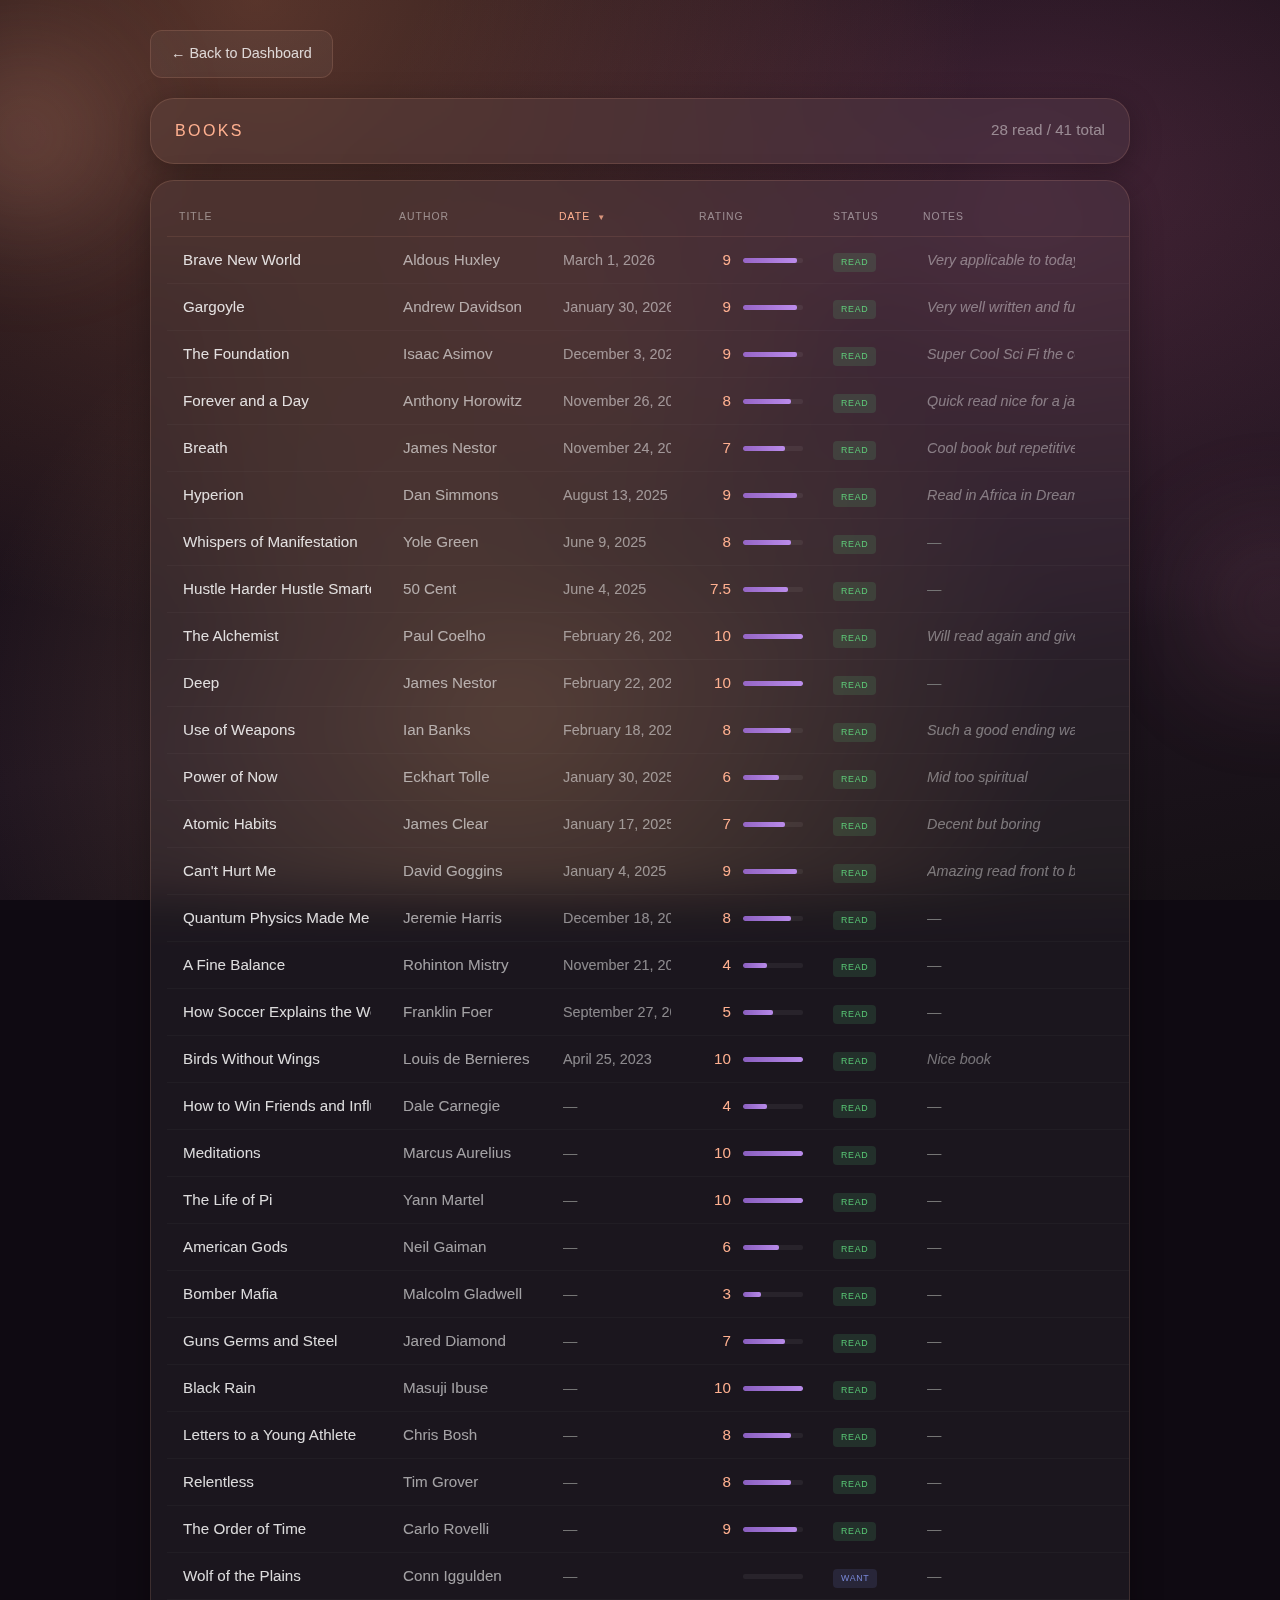
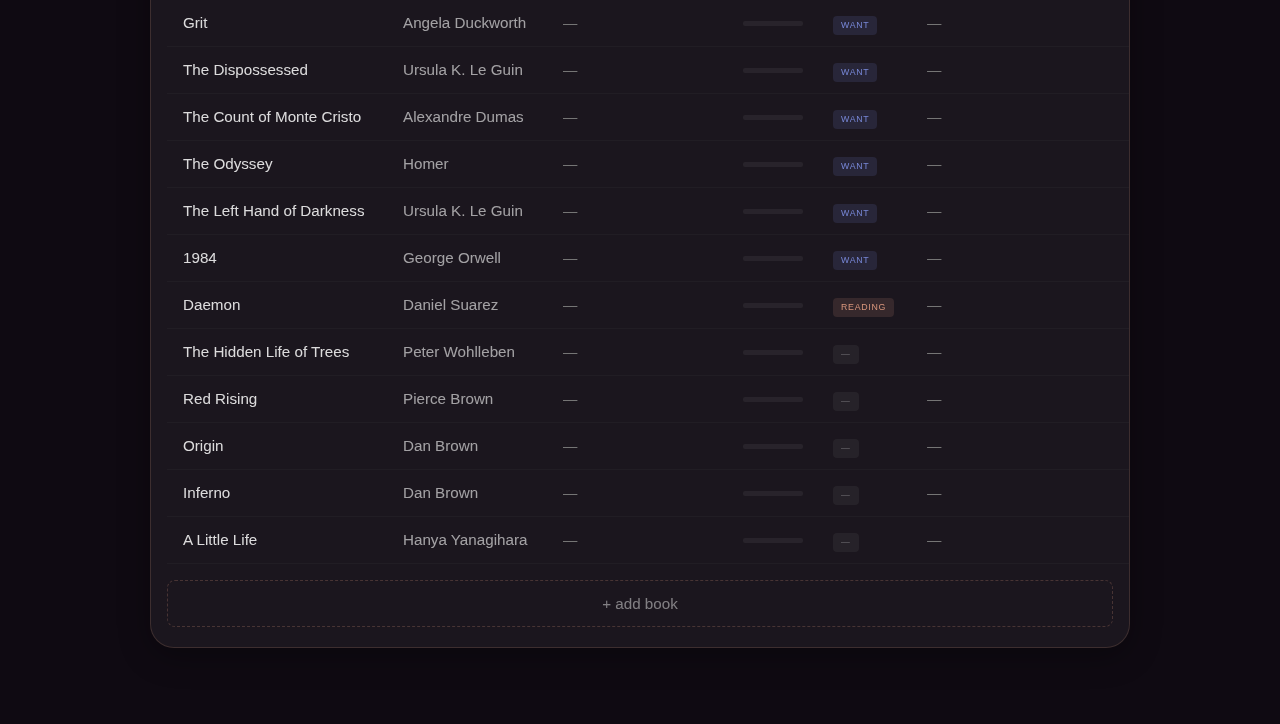
<file: books.html>
<!DOCTYPE html>
<html lang="en">
<head>
    <meta charset="UTF-8">
    <meta name="viewport" content="width=device-width, initial-scale=1.0, maximum-scale=1.0, user-scalable=no">
    <meta http-equiv="Content-Security-Policy" content="default-src 'self'; script-src 'self' 'unsafe-inline'; style-src 'self' 'unsafe-inline' https://fonts.googleapis.com; img-src 'self' data: https:; font-src 'self' https://fonts.gstatic.com; connect-src 'self';">
    <title>Books - 0500</title>
    <link rel="preconnect" href="https://fonts.googleapis.com">
    <link rel="preconnect" href="https://fonts.gstatic.com" crossorigin>
    <link href="https://fonts.googleapis.com/css2?family=Outfit:wght@300;400;500;600;700&family=Orbitron:wght@400;500&family=Inter:wght@200;300;400;500&display=swap" rel="stylesheet">

    <!-- Shared Theme -->
    <link rel="stylesheet" href="css/sleep-theme.css">

    <!-- PWA Meta Tags -->
    <meta name="theme-color" content="#1a1018">
    <meta name="apple-mobile-web-app-capable" content="yes">
    <meta name="apple-mobile-web-app-status-bar-style" content="black-translucent">
    <link rel="manifest" href="/manifest.json">
    <link rel="apple-touch-icon" href="/icons/icon-180.png">

    <!-- Apply theme before first paint to avoid flash -->
    <script>
        (function() {
            var t = localStorage.getItem('0500_theme');
            if (t && t !== 'aurora') document.documentElement.setAttribute('data-theme', t);
        })();
    </script>

    <style>
        * {
            margin: 0;
            padding: 0;
            box-sizing: border-box;
        }

        html {
            background-color: var(--bg-base);
        }

        body {
            font-family: 'Outfit', -apple-system, sans-serif;
            background-color: var(--bg-base);
            background-image: var(--bg-gradient);
            background-attachment: fixed;
            color: var(--text-primary);
            min-height: 100vh;
            min-height: 100dvh;
        }

        /* Full-width frame */
        .phone-frame {
            max-width: 1100px;
            margin: 0 auto;
            min-height: 100vh;
            min-height: 100dvh;
            position: relative;
            padding: 30px 40px 40px;
        }

        /* Back button */
        .desktop-back-btn {
            display: inline-block;
            color: var(--text-secondary);
            text-decoration: none;
            font-size: 0.9rem;
            padding: 12px 20px;
            background: var(--card-bg);
            border: 1px solid var(--card-border);
            border-radius: 12px;
            margin-bottom: 20px;
            transition: all 0.2s;
        }
        .desktop-back-btn:hover {
            background: rgba(255, 255, 255, 0.1);
            color: var(--text-primary);
        }

        /* Floating orbs */
        .phone-frame::before,
        .phone-frame::after {
            content: '';
            position: fixed;
            border-radius: 50%;
            filter: blur(60px);
            opacity: 0.6;
            animation: float 10s ease-in-out infinite;
            pointer-events: none;
        }
        .phone-frame::before {
            width: 180px;
            height: 180px;
            background: var(--orb-1);
            top: 5%;
            left: -5%;
        }
        .phone-frame::after {
            width: 140px;
            height: 140px;
            background: var(--orb-2);
            bottom: 25%;
            right: -5%;
            animation-delay: -5s;
        }
        @keyframes float {
            0%, 100% { transform: translate(0, 0) scale(1); }
            33% { transform: translate(15px, -20px) scale(1.05); }
            66% { transform: translate(-10px, 10px) scale(0.95); }
        }

        .view {
            padding: 20px;
            padding-top: env(safe-area-inset-top, 20px);
            position: relative;
            z-index: 1;
        }

        /* Glass Card */
        .glass-card {
            background: var(--card-bg);
            backdrop-filter: blur(24px);
            -webkit-backdrop-filter: blur(24px);
            border: 1px solid var(--card-border);
            border-radius: 24px;
            padding: 20px 24px;
            margin-bottom: 16px;
        }

        /* Header card */
        .books-header-card {
            display: flex;
            align-items: center;
            justify-content: space-between;
        }

        .books-page-title {
            font-family: 'Orbitron', sans-serif;
            font-size: 1rem;
            font-weight: 500;
            text-transform: uppercase;
            letter-spacing: 0.15em;
            color: var(--accent);
        }

        .books-page-count {
            font-family: 'Inter', sans-serif;
            font-size: 0.95rem;
            color: var(--text-muted);
        }

        /* Table card */
        .books-table-card {
            padding: 20px 16px;
            overflow-x: auto;
        }

        .books-table {
            width: 100%;
            border-collapse: collapse;
            font-family: 'Inter', sans-serif;
            font-size: 0.95rem;
        }

        .books-table thead th {
            font-family: 'Orbitron', sans-serif;
            font-size: 0.65rem;
            font-weight: 500;
            letter-spacing: 0.1em;
            color: var(--text-muted);
            text-align: left;
            padding: 8px 12px 12px;
            border-bottom: 1px solid rgba(255, 176, 144, 0.1);
            white-space: nowrap;
        }

        .books-table thead th[data-sort] {
            cursor: pointer;
            user-select: none;
            transition: color 0.2s;
        }
        .books-table thead th[data-sort]:hover {
            color: var(--text-secondary);
        }
        .books-table thead th.sorted {
            color: var(--accent);
        }
        .sort-arrow {
            font-size: 0.5rem;
            margin-left: 4px;
            opacity: 0.8;
        }

        .books-table tbody tr {
            transition: background 0.15s ease;
        }

        .books-table tbody tr:hover {
            background: rgba(255, 176, 144, 0.04);
        }

        .books-table tbody tr:hover .books-delete-btn {
            opacity: 1;
        }

        .books-table tbody td {
            padding: 8px 12px;
            color: rgba(255, 255, 255, 0.85);
            border-bottom: 1px solid rgba(255, 255, 255, 0.03);
            vertical-align: middle;
        }

        /* Editable inputs */
        .books-table input[type="text"],
        .books-table input[type="number"] {
            background: transparent;
            border: none;
            border-bottom: 1px solid transparent;
            color: rgba(255, 255, 255, 0.85);
            font-family: 'Inter', sans-serif;
            font-size: 0.95rem;
            padding: 6px 4px;
            width: 100%;
            outline: none;
            transition: border-color 0.2s;
        }

        .books-table input[type="text"]:focus,
        .books-table input[type="number"]:focus {
            border-bottom-color: var(--accent);
        }

        .books-table input.books-input-title {
            font-weight: 500;
        }

        .books-table input.books-input-author {
            color: rgba(255, 255, 255, 0.6);
        }

        .books-table input.books-input-date {
            color: rgba(255, 255, 255, 0.5);
            font-size: 0.9rem;
        }

        .books-table input.books-input-notes {
            color: rgba(255, 255, 255, 0.4);
            font-size: 0.9rem;
            font-style: italic;
        }

        /* Rating cell */
        .books-rating-cell {
            display: flex;
            align-items: center;
            gap: 8px;
            white-space: nowrap;
            min-width: 110px;
        }

        .books-rating-cell input[type="number"] {
            width: 36px;
            text-align: right;
            font-weight: 500;
            font-size: 0.95rem;
            color: var(--accent);
            -moz-appearance: textfield;
        }
        .books-rating-cell input[type="number"]::-webkit-inner-spin-button,
        .books-rating-cell input[type="number"]::-webkit-outer-spin-button {
            -webkit-appearance: none;
            margin: 0;
        }

        .books-rating-bar {
            width: 60px;
            height: 5px;
            background: rgba(255, 255, 255, 0.06);
            border-radius: 2px;
            overflow: hidden;
            flex-shrink: 0;
        }

        .books-rating-fill {
            height: 100%;
            background: linear-gradient(90deg, rgba(180, 120, 255, 0.7), rgba(200, 150, 255, 0.9));
            border-radius: 2px;
            transition: width 0.3s ease;
        }

        /* Delete button */
        .books-col-delete {
            width: 30px;
            text-align: center;
        }

        .books-delete-btn {
            background: none;
            border: none;
            color: rgba(255, 100, 100, 0.7);
            font-size: 1rem;
            cursor: pointer;
            opacity: 0;
            transition: opacity 0.2s;
            padding: 2px 6px;
            border-radius: 4px;
        }
        .books-delete-btn:hover {
            color: rgba(255, 100, 100, 1);
            background: rgba(255, 100, 100, 0.1);
        }

        /* Fade-out animation for row deletion */
        .books-row-removing {
            opacity: 0;
            transform: translateX(-10px);
            transition: opacity 0.2s ease, transform 0.2s ease;
        }

        /* Add book button */
        .books-add-btn {
            display: block;
            width: 100%;
            margin-top: 16px;
            padding: 14px;
            background: transparent;
            border: 1px dashed rgba(255, 176, 144, 0.2);
            border-radius: 8px;
            color: var(--text-muted);
            font-family: 'Inter', sans-serif;
            font-size: 0.95rem;
            cursor: pointer;
            transition: all 0.2s;
        }
        .books-add-btn:hover {
            border-color: rgba(255, 176, 144, 0.4);
            color: var(--text-secondary);
            background: rgba(255, 176, 144, 0.04);
        }

        /* Status badge */
        .books-status-badge {
            display: inline-block;
            font-family: 'Orbitron', sans-serif;
            font-size: 0.55rem;
            font-weight: 500;
            letter-spacing: 0.08em;
            text-transform: uppercase;
            padding: 3px 8px;
            border-radius: 4px;
            white-space: nowrap;
            cursor: pointer;
            user-select: none;
            transition: opacity 0.2s;
        }
        .books-status-badge:hover {
            opacity: 0.8;
        }
        .books-status-badge[data-status="read"] {
            background: rgba(102, 238, 136, 0.12);
            color: rgba(102, 238, 136, 0.8);
        }
        .books-status-badge[data-status="reading"] {
            background: rgba(255, 176, 144, 0.12);
            color: rgba(255, 176, 144, 0.8);
        }
        .books-status-badge[data-status="want to read"] {
            background: rgba(140, 160, 255, 0.12);
            color: rgba(140, 160, 255, 0.8);
        }
        .books-status-badge[data-status=""] {
            background: rgba(255, 255, 255, 0.05);
            color: rgba(255, 255, 255, 0.3);
        }

        /* Notes popout */
        .books-col-notes {
            position: relative;
        }
        .books-notes-popout {
            display: none;
            position: absolute;
            bottom: calc(100% + 6px);
            left: 0;
            right: 0;
            min-width: 260px;
            max-width: 360px;
            background: rgba(20, 14, 28, 0.95);
            backdrop-filter: blur(20px);
            -webkit-backdrop-filter: blur(20px);
            border: 1px solid rgba(255, 176, 144, 0.15);
            border-radius: 10px;
            padding: 12px 14px;
            font-family: 'Inter', sans-serif;
            font-size: 0.88rem;
            line-height: 1.5;
            color: rgba(255, 255, 255, 0.75);
            font-style: italic;
            z-index: 100;
            pointer-events: none;
            box-shadow: 0 8px 24px rgba(0, 0, 0, 0.4);
            animation: popout-in 0.15s ease-out;
        }
        .books-notes-popout::after {
            content: '';
            position: absolute;
            top: 100%;
            left: 24px;
            border: 6px solid transparent;
            border-top-color: rgba(255, 176, 144, 0.15);
        }
        .books-col-notes:hover .books-notes-popout.has-text {
            display: block;
        }
        @keyframes popout-in {
            from { opacity: 0; transform: translateY(4px); }
            to   { opacity: 1; transform: translateY(0); }
        }

        /* Column widths */
        .books-col-title { min-width: 220px; }
        .books-col-author { min-width: 160px; }
        .books-col-date { min-width: 140px; }
        .books-col-status { min-width: 90px; }
        .books-col-notes { min-width: 180px; }
    </style>
</head>
<body>

<div class="phone-frame">
    <div class="view">
        <a class="desktop-back-btn" href="index.html">&larr; Back to Dashboard</a>

        <div class="glass-card books-header-card">
            <span class="books-page-title">BOOKS</span>
            <span class="books-page-count" id="books-count"></span>
        </div>

        <div class="glass-card books-table-card">
            <table class="books-table">
                <thead>
                    <tr>
                        <th data-sort="title">TITLE<span class="sort-arrow"></span></th>
                        <th data-sort="author">AUTHOR<span class="sort-arrow"></span></th>
                        <th data-sort="date">DATE<span class="sort-arrow"></span></th>
                        <th data-sort="rating">RATING<span class="sort-arrow"></span></th>
                        <th data-sort="status">STATUS<span class="sort-arrow"></span></th>
                        <th>NOTES</th>
                        <th></th>
                    </tr>
                </thead>
                <tbody id="books-tbody"></tbody>
            </table>
            <button class="books-add-btn" id="books-add-row">+ add book</button>
        </div>
    </div>
</div>

<script src="js/books.js?v=4"></script>
<script src="js/theme.js?v=1"></script>
<script>
    document.addEventListener('DOMContentLoaded', () => {
        initBooksPage();
        initTheme();
    });
</script>

</body>
</html>
</file>
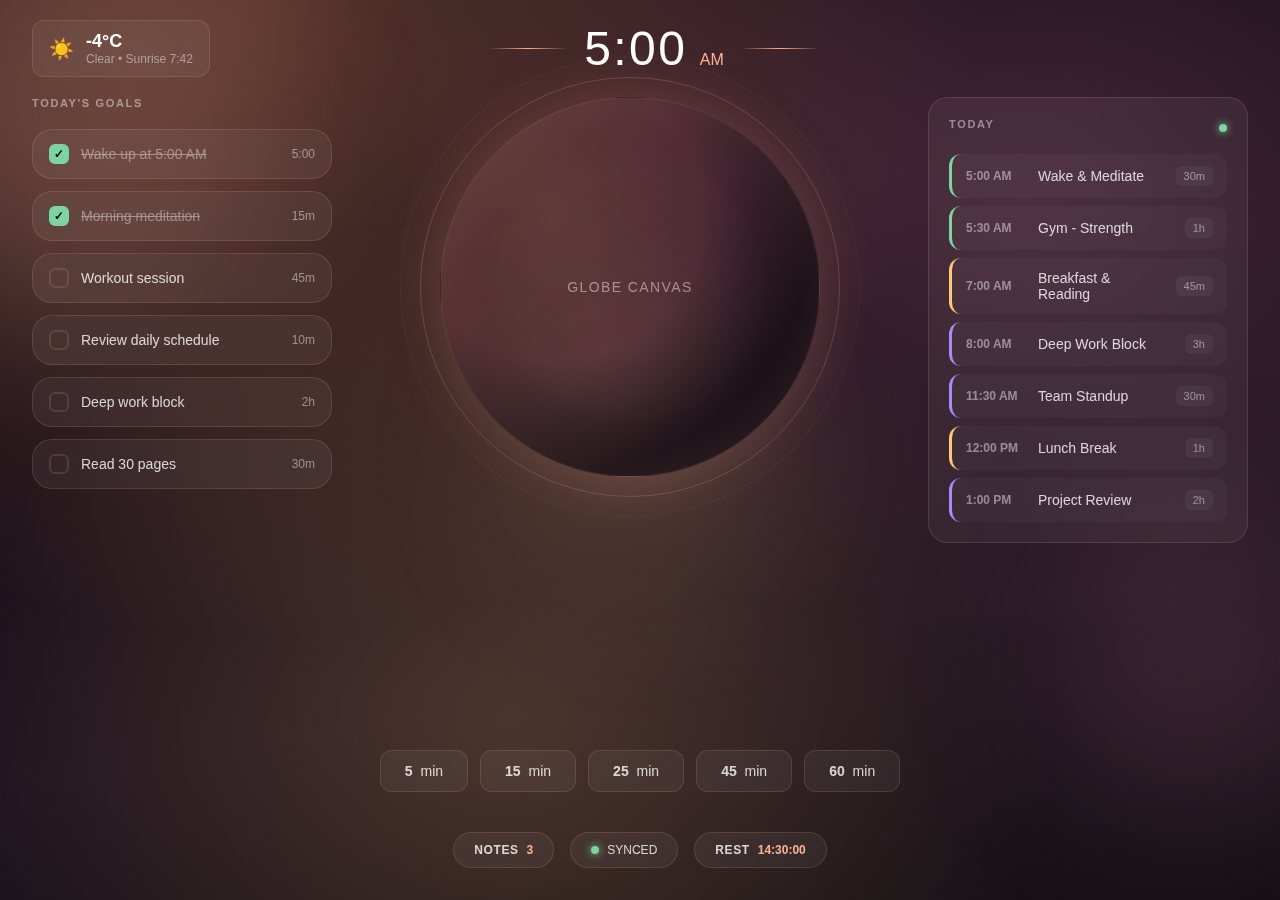
<file: dashboard-aurora-demo.html>
<!DOCTYPE html>
<html lang="en">
<head>
    <meta charset="UTF-8">
    <meta name="viewport" content="width=device-width, initial-scale=1.0">
    <title>0500 - Aurora Theme Demo</title>
    <link rel="preconnect" href="https://fonts.googleapis.com">
    <link rel="preconnect" href="https://fonts.gstatic.com" crossorigin>
    <link href="https://fonts.googleapis.com/css2?family=Outfit:wght@300;400;500;600;700&display=swap" rel="stylesheet">

    <style>
        * {
            margin: 0;
            padding: 0;
            box-sizing: border-box;
        }

        :root {
            /* Aurora Warm Theme */
            --bg-gradient:
                radial-gradient(ellipse at 20% 0%, rgba(255, 150, 100, 0.3) 0%, transparent 50%),
                radial-gradient(ellipse at 80% 20%, rgba(200, 100, 150, 0.25) 0%, transparent 45%),
                radial-gradient(ellipse at 40% 80%, rgba(255, 180, 100, 0.2) 0%, transparent 50%),
                linear-gradient(170deg, #0f0a12 0%, #1a1018 40%, #201520 70%, #151015 100%);

            --card-bg: rgba(255, 255, 255, 0.05);
            --card-border: rgba(255, 180, 150, 0.15);
            --card-hover: rgba(255, 255, 255, 0.08);

            --text-primary: #fff;
            --text-secondary: rgba(255, 255, 255, 0.8);
            --text-muted: rgba(255, 255, 255, 0.45);

            --accent: #ffb090;
            --accent-glow: rgba(255, 176, 144, 0.4);

            --success: #7dd4a0;
            --warning: #ffc878;
            --danger: #ff9080;
        }

        body {
            font-family: 'Outfit', -apple-system, sans-serif;
            background: var(--bg-gradient);
            background-attachment: fixed;
            color: var(--text-primary);
            min-height: 100vh;
            overflow-x: hidden;
        }

        /* Floating Orbs */
        .orb {
            position: fixed;
            border-radius: 50%;
            filter: blur(80px);
            opacity: 0.5;
            pointer-events: none;
            z-index: 0;
        }

        .orb-1 {
            width: 400px;
            height: 400px;
            background: rgba(255, 176, 144, 0.4);
            top: -10%;
            left: -10%;
        }

        .orb-2 {
            width: 300px;
            height: 300px;
            background: rgba(200, 112, 144, 0.35);
            bottom: 10%;
            right: -5%;
        }

        .orb-3 {
            width: 250px;
            height: 250px;
            background: rgba(255, 200, 150, 0.3);
            top: 50%;
            left: 50%;
            transform: translate(-50%, -50%);
        }

        /* Glass Card */
        .glass-card {
            background: var(--card-bg);
            backdrop-filter: blur(24px);
            -webkit-backdrop-filter: blur(24px);
            border: 1px solid var(--card-border);
            border-radius: 20px;
            transition: all 0.3s ease;
        }

        .glass-card:hover {
            background: var(--card-hover);
            border-color: rgba(255, 255, 255, 0.2);
            box-shadow: 0 8px 32px rgba(0, 0, 0, 0.3);
        }

        /* ═══════════════════════════════════════════════════════════════════
           LAYOUT
           ═══════════════════════════════════════════════════════════════════ */
        .dashboard {
            position: relative;
            z-index: 1;
            min-height: 100vh;
            display: flex;
            flex-direction: column;
        }

        /* Top Bar */
        .top-bar {
            display: flex;
            justify-content: space-between;
            align-items: center;
            padding: 20px 32px;
        }

        .weather-display {
            display: flex;
            align-items: center;
            gap: 12px;
            padding: 10px 16px;
            background: var(--card-bg);
            border: 1px solid var(--card-border);
            border-radius: 12px;
        }

        .weather-temp {
            font-size: 18px;
            font-weight: 600;
        }

        .weather-icon {
            font-size: 20px;
        }

        .weather-details {
            font-size: 12px;
            color: var(--text-muted);
        }

        /* Clock */
        .clock-container {
            display: flex;
            align-items: center;
            gap: 16px;
        }

        .clock-line {
            width: 80px;
            height: 1px;
            background: linear-gradient(90deg, transparent, var(--accent), transparent);
        }

        .clock {
            font-size: 48px;
            font-weight: 300;
            letter-spacing: 0.05em;
            color: var(--text-primary);
        }

        .clock-period {
            font-size: 16px;
            font-weight: 500;
            color: var(--accent);
            margin-left: 8px;
        }

        /* Main Content */
        .main-content {
            flex: 1;
            display: grid;
            grid-template-columns: 300px 1fr 320px;
            gap: 24px;
            padding: 0 32px;
            align-items: start;
        }

        /* Goals Section */
        .goals-section {
            display: flex;
            flex-direction: column;
            gap: 12px;
        }

        .section-label {
            font-size: 11px;
            font-weight: 600;
            letter-spacing: 0.15em;
            color: var(--text-muted);
            margin-bottom: 8px;
        }

        .goal-item {
            display: flex;
            align-items: center;
            gap: 12px;
            padding: 14px 16px;
        }

        .goal-checkbox {
            width: 20px;
            height: 20px;
            border: 2px solid var(--card-border);
            border-radius: 6px;
            display: flex;
            align-items: center;
            justify-content: center;
            cursor: pointer;
            transition: all 0.2s;
        }

        .goal-checkbox.checked {
            background: var(--success);
            border-color: var(--success);
        }

        .goal-checkbox.checked::after {
            content: '✓';
            color: #000;
            font-size: 12px;
            font-weight: 700;
        }

        .goal-text {
            font-size: 14px;
            font-weight: 500;
            color: var(--text-secondary);
        }

        .goal-text.completed {
            text-decoration: line-through;
            opacity: 0.5;
        }

        .goal-time {
            margin-left: auto;
            font-size: 12px;
            color: var(--text-muted);
        }

        /* Globe Section */
        .globe-section {
            display: flex;
            align-items: center;
            justify-content: center;
            position: relative;
        }

        .globe-wrapper {
            position: relative;
            width: 380px;
            height: 380px;
        }

        .globe-placeholder {
            width: 100%;
            height: 100%;
            border-radius: 50%;
            background: radial-gradient(circle at 30% 30%,
                rgba(255, 180, 150, 0.15) 0%,
                rgba(200, 100, 150, 0.1) 40%,
                rgba(15, 10, 18, 0.8) 70%);
            border: 1px solid var(--card-border);
            box-shadow:
                0 0 60px rgba(255, 176, 144, 0.2),
                inset 0 0 60px rgba(255, 176, 144, 0.1);
            display: flex;
            align-items: center;
            justify-content: center;
        }

        .globe-text {
            font-size: 14px;
            color: var(--text-muted);
            letter-spacing: 0.1em;
        }

        /* Globe HUD rings */
        .globe-ring {
            position: absolute;
            border: 1px solid rgba(255, 176, 144, 0.2);
            border-radius: 50%;
            pointer-events: none;
        }

        .globe-ring-1 {
            width: 420px;
            height: 420px;
            top: -20px;
            left: -20px;
        }

        .globe-ring-2 {
            width: 460px;
            height: 460px;
            top: -40px;
            left: -40px;
            border-style: dashed;
            opacity: 0.5;
        }

        /* Schedule Section */
        .schedule-section {
            padding: 20px;
            max-height: 500px;
            overflow: hidden;
        }

        .schedule-header {
            display: flex;
            justify-content: space-between;
            align-items: center;
            margin-bottom: 16px;
        }

        .schedule-scroll {
            display: flex;
            flex-direction: column;
            gap: 8px;
        }

        .schedule-event {
            display: flex;
            align-items: center;
            gap: 12px;
            padding: 12px 14px;
            background: rgba(255, 255, 255, 0.03);
            border-radius: 12px;
            border-left: 3px solid var(--accent);
        }

        .schedule-event.work {
            border-left-color: #a78bfa;
        }

        .schedule-event.health {
            border-left-color: var(--success);
        }

        .schedule-event.personal {
            border-left-color: var(--warning);
        }

        .event-time {
            font-size: 12px;
            font-weight: 600;
            color: var(--text-muted);
            min-width: 60px;
        }

        .event-title {
            font-size: 14px;
            font-weight: 500;
            color: var(--text-secondary);
        }

        .event-duration {
            margin-left: auto;
            font-size: 11px;
            color: var(--text-muted);
            padding: 4px 8px;
            background: rgba(255, 255, 255, 0.05);
            border-radius: 6px;
        }

        /* Timer Bar */
        .timer-bar {
            display: flex;
            justify-content: center;
            gap: 12px;
            padding: 24px 32px;
        }

        .timer-preset {
            padding: 12px 24px;
            background: var(--card-bg);
            border: 1px solid var(--card-border);
            border-radius: 12px;
            color: var(--text-secondary);
            font-family: 'Outfit', sans-serif;
            font-size: 14px;
            font-weight: 500;
            cursor: pointer;
            transition: all 0.2s;
        }

        .timer-preset:hover {
            background: var(--card-hover);
            border-color: var(--accent);
            color: var(--accent);
        }

        .timer-preset span {
            font-weight: 700;
            margin-right: 4px;
        }

        /* Bottom Chips */
        .bottom-chips {
            display: flex;
            justify-content: center;
            gap: 16px;
            padding: 16px 32px 32px;
        }

        .chip {
            display: flex;
            align-items: center;
            gap: 8px;
            padding: 10px 20px;
            background: var(--card-bg);
            border: 1px solid var(--card-border);
            border-radius: 30px;
            color: var(--text-secondary);
            font-size: 12px;
            font-weight: 500;
            cursor: pointer;
            transition: all 0.2s;
        }

        .chip:hover {
            background: var(--card-hover);
            border-color: var(--accent);
        }

        .chip-label {
            font-weight: 600;
            letter-spacing: 0.05em;
        }

        .chip-value {
            color: var(--accent);
            font-weight: 600;
        }

        .chip-rest .chip-value {
            font-variant-numeric: tabular-nums;
        }

        /* Status Indicator */
        .status-dot {
            width: 8px;
            height: 8px;
            border-radius: 50%;
            background: var(--success);
            box-shadow: 0 0 8px var(--success);
        }

        .status-dot.warning {
            background: var(--warning);
            box-shadow: 0 0 8px var(--warning);
        }
    </style>
</head>
<body>

<!-- Floating Orbs -->
<div class="orb orb-1"></div>
<div class="orb orb-2"></div>
<div class="orb orb-3"></div>

<!-- Dashboard -->
<div class="dashboard">

    <!-- Top Bar -->
    <div class="top-bar">
        <div class="weather-display">
            <span class="weather-icon">☀️</span>
            <div>
                <div class="weather-temp">-4°C</div>
                <div class="weather-details">Clear • Sunrise 7:42</div>
            </div>
        </div>

        <div class="clock-container">
            <div class="clock-line"></div>
            <div>
                <span class="clock">5:00</span>
                <span class="clock-period">AM</span>
            </div>
            <div class="clock-line"></div>
        </div>

        <div style="width: 150px;"></div>
    </div>

    <!-- Main Content -->
    <div class="main-content">

        <!-- Goals -->
        <div class="goals-section">
            <div class="section-label">TODAY'S GOALS</div>

            <div class="glass-card goal-item">
                <div class="goal-checkbox checked"></div>
                <span class="goal-text completed">Wake up at 5:00 AM</span>
                <span class="goal-time">5:00</span>
            </div>

            <div class="glass-card goal-item">
                <div class="goal-checkbox checked"></div>
                <span class="goal-text completed">Morning meditation</span>
                <span class="goal-time">15m</span>
            </div>

            <div class="glass-card goal-item">
                <div class="goal-checkbox"></div>
                <span class="goal-text">Workout session</span>
                <span class="goal-time">45m</span>
            </div>

            <div class="glass-card goal-item">
                <div class="goal-checkbox"></div>
                <span class="goal-text">Review daily schedule</span>
                <span class="goal-time">10m</span>
            </div>

            <div class="glass-card goal-item">
                <div class="goal-checkbox"></div>
                <span class="goal-text">Deep work block</span>
                <span class="goal-time">2h</span>
            </div>

            <div class="glass-card goal-item">
                <div class="goal-checkbox"></div>
                <span class="goal-text">Read 30 pages</span>
                <span class="goal-time">30m</span>
            </div>
        </div>

        <!-- Globe -->
        <div class="globe-section">
            <div class="globe-wrapper">
                <div class="globe-ring globe-ring-1"></div>
                <div class="globe-ring globe-ring-2"></div>
                <div class="globe-placeholder">
                    <span class="globe-text">GLOBE CANVAS</span>
                </div>
            </div>
        </div>

        <!-- Schedule -->
        <div class="glass-card schedule-section">
            <div class="schedule-header">
                <span class="section-label">TODAY</span>
                <div class="status-dot"></div>
            </div>

            <div class="schedule-scroll">
                <div class="schedule-event health">
                    <span class="event-time">5:00 AM</span>
                    <span class="event-title">Wake & Meditate</span>
                    <span class="event-duration">30m</span>
                </div>

                <div class="schedule-event health">
                    <span class="event-time">5:30 AM</span>
                    <span class="event-title">Gym - Strength</span>
                    <span class="event-duration">1h</span>
                </div>

                <div class="schedule-event personal">
                    <span class="event-time">7:00 AM</span>
                    <span class="event-title">Breakfast & Reading</span>
                    <span class="event-duration">45m</span>
                </div>

                <div class="schedule-event work">
                    <span class="event-time">8:00 AM</span>
                    <span class="event-title">Deep Work Block</span>
                    <span class="event-duration">3h</span>
                </div>

                <div class="schedule-event work">
                    <span class="event-time">11:30 AM</span>
                    <span class="event-title">Team Standup</span>
                    <span class="event-duration">30m</span>
                </div>

                <div class="schedule-event personal">
                    <span class="event-time">12:00 PM</span>
                    <span class="event-title">Lunch Break</span>
                    <span class="event-duration">1h</span>
                </div>

                <div class="schedule-event work">
                    <span class="event-time">1:00 PM</span>
                    <span class="event-title">Project Review</span>
                    <span class="event-duration">2h</span>
                </div>
            </div>
        </div>

    </div>

    <!-- Timer Bar -->
    <div class="timer-bar">
        <button class="timer-preset"><span>5</span> min</button>
        <button class="timer-preset"><span>15</span> min</button>
        <button class="timer-preset"><span>25</span> min</button>
        <button class="timer-preset"><span>45</span> min</button>
        <button class="timer-preset"><span>60</span> min</button>
    </div>

    <!-- Bottom Chips -->
    <div class="bottom-chips">
        <button class="chip chip-notes">
            <span class="chip-label">NOTES</span>
            <span class="chip-value">3</span>
        </button>

        <div class="chip">
            <div class="status-dot"></div>
            <span>SYNCED</span>
        </div>

        <button class="chip chip-rest">
            <span class="chip-label">REST</span>
            <span class="chip-value">14:30:00</span>
        </button>
    </div>

</div>

</body>
</html>
</file>
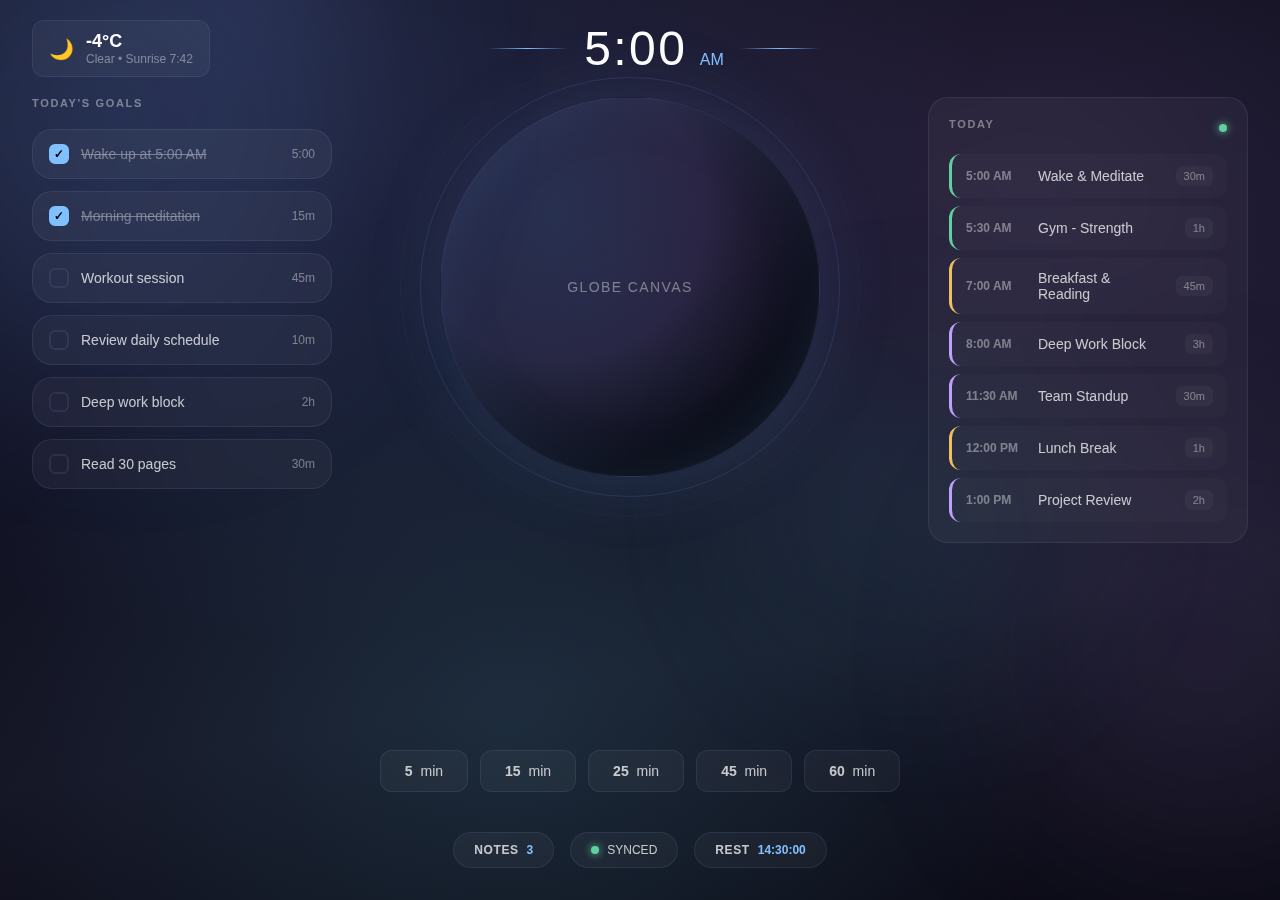
<file: dashboard-demo-night.html>
<!DOCTYPE html>
<html lang="en">
<head>
    <meta charset="UTF-8">
    <meta name="viewport" content="width=device-width, initial-scale=1.0">
    <title>0500 - Aurora Night Demo</title>
    <link rel="preconnect" href="https://fonts.googleapis.com">
    <link rel="preconnect" href="https://fonts.gstatic.com" crossorigin>
    <link href="https://fonts.googleapis.com/css2?family=Outfit:wght@300;400;500;600;700&display=swap" rel="stylesheet">

    <style>
        * {
            margin: 0;
            padding: 0;
            box-sizing: border-box;
        }

        :root {
            /* Aurora Night Theme - Deep purples, blues, cyan accents */
            --bg-gradient:
                radial-gradient(ellipse at 20% 0%, rgba(100, 120, 200, 0.25) 0%, transparent 50%),
                radial-gradient(ellipse at 80% 20%, rgba(140, 100, 180, 0.2) 0%, transparent 45%),
                radial-gradient(ellipse at 40% 80%, rgba(80, 180, 200, 0.15) 0%, transparent 50%),
                linear-gradient(170deg, #0a0a14 0%, #0f1020 40%, #151525 70%, #0a0a14 100%);

            --card-bg: rgba(255, 255, 255, 0.04);
            --card-border: rgba(120, 140, 200, 0.15);
            --card-hover: rgba(255, 255, 255, 0.07);

            --text-primary: #fff;
            --text-secondary: rgba(255, 255, 255, 0.75);
            --text-muted: rgba(255, 255, 255, 0.4);

            --accent: #80c0ff;
            --accent-secondary: #c0a0ff;
            --accent-glow: rgba(128, 192, 255, 0.3);

            --success: #60d0a0;
            --warning: #f0c060;
            --danger: #ff7080;
        }

        body {
            font-family: 'Outfit', -apple-system, sans-serif;
            background: var(--bg-gradient);
            background-attachment: fixed;
            color: var(--text-primary);
            min-height: 100vh;
            overflow-x: hidden;
        }

        /* Floating Orbs */
        .orb {
            position: fixed;
            border-radius: 50%;
            filter: blur(100px);
            opacity: 0.4;
            pointer-events: none;
            z-index: 0;
        }

        .orb-1 {
            width: 500px;
            height: 500px;
            background: rgba(100, 140, 220, 0.4);
            top: -15%;
            left: -10%;
        }

        .orb-2 {
            width: 400px;
            height: 400px;
            background: rgba(160, 120, 200, 0.3);
            bottom: 5%;
            right: -10%;
        }

        .orb-3 {
            width: 300px;
            height: 300px;
            background: rgba(80, 200, 220, 0.25);
            top: 40%;
            left: 60%;
        }

        /* Glass Card */
        .glass-card {
            background: var(--card-bg);
            backdrop-filter: blur(24px);
            -webkit-backdrop-filter: blur(24px);
            border: 1px solid var(--card-border);
            border-radius: 20px;
            transition: all 0.3s ease;
        }

        .glass-card:hover {
            background: var(--card-hover);
            border-color: rgba(255, 255, 255, 0.15);
            box-shadow: 0 8px 32px rgba(0, 0, 0, 0.4);
        }

        /* Layout */
        .dashboard {
            position: relative;
            z-index: 1;
            min-height: 100vh;
            display: flex;
            flex-direction: column;
        }

        /* Top Bar */
        .top-bar {
            display: flex;
            justify-content: space-between;
            align-items: center;
            padding: 20px 32px;
        }

        .weather-display {
            display: flex;
            align-items: center;
            gap: 12px;
            padding: 10px 16px;
            background: var(--card-bg);
            border: 1px solid var(--card-border);
            border-radius: 12px;
        }

        .weather-temp {
            font-size: 18px;
            font-weight: 600;
        }

        .weather-icon {
            font-size: 20px;
        }

        .weather-details {
            font-size: 12px;
            color: var(--text-muted);
        }

        /* Clock */
        .clock-container {
            display: flex;
            align-items: center;
            gap: 16px;
        }

        .clock-line {
            width: 80px;
            height: 1px;
            background: linear-gradient(90deg, transparent, var(--accent), transparent);
        }

        .clock {
            font-size: 48px;
            font-weight: 300;
            letter-spacing: 0.05em;
            color: var(--text-primary);
        }

        .clock-period {
            font-size: 16px;
            font-weight: 500;
            color: var(--accent);
            margin-left: 8px;
        }

        /* Main Content */
        .main-content {
            flex: 1;
            display: grid;
            grid-template-columns: 300px 1fr 320px;
            gap: 24px;
            padding: 0 32px;
            align-items: start;
        }

        /* Goals Section */
        .goals-section {
            display: flex;
            flex-direction: column;
            gap: 12px;
        }

        .section-label {
            font-size: 11px;
            font-weight: 600;
            letter-spacing: 0.15em;
            color: var(--text-muted);
            margin-bottom: 8px;
        }

        .goal-item {
            display: flex;
            align-items: center;
            gap: 12px;
            padding: 14px 16px;
        }

        .goal-checkbox {
            width: 20px;
            height: 20px;
            border: 2px solid var(--card-border);
            border-radius: 6px;
            display: flex;
            align-items: center;
            justify-content: center;
            cursor: pointer;
            transition: all 0.2s;
        }

        .goal-checkbox.checked {
            background: var(--accent);
            border-color: var(--accent);
        }

        .goal-checkbox.checked::after {
            content: '✓';
            color: #000;
            font-size: 12px;
            font-weight: 700;
        }

        .goal-text {
            font-size: 14px;
            font-weight: 500;
            color: var(--text-secondary);
        }

        .goal-text.completed {
            text-decoration: line-through;
            opacity: 0.5;
        }

        .goal-time {
            margin-left: auto;
            font-size: 12px;
            color: var(--text-muted);
        }

        /* Globe Section */
        .globe-section {
            display: flex;
            align-items: center;
            justify-content: center;
            position: relative;
        }

        .globe-wrapper {
            position: relative;
            width: 380px;
            height: 380px;
        }

        .globe-placeholder {
            width: 100%;
            height: 100%;
            border-radius: 50%;
            background: radial-gradient(circle at 30% 30%,
                rgba(100, 150, 220, 0.15) 0%,
                rgba(140, 100, 180, 0.1) 40%,
                rgba(10, 10, 20, 0.8) 70%);
            border: 1px solid var(--card-border);
            box-shadow:
                0 0 80px rgba(100, 150, 220, 0.15),
                inset 0 0 60px rgba(80, 180, 220, 0.1);
            display: flex;
            align-items: center;
            justify-content: center;
        }

        .globe-text {
            font-size: 14px;
            color: var(--text-muted);
            letter-spacing: 0.1em;
        }

        .globe-ring {
            position: absolute;
            border: 1px solid rgba(100, 150, 220, 0.15);
            border-radius: 50%;
            pointer-events: none;
        }

        .globe-ring-1 {
            width: 420px;
            height: 420px;
            top: -20px;
            left: -20px;
        }

        .globe-ring-2 {
            width: 460px;
            height: 460px;
            top: -40px;
            left: -40px;
            border-style: dashed;
            opacity: 0.5;
        }

        /* Schedule Section */
        .schedule-section {
            padding: 20px;
            max-height: 500px;
            overflow: hidden;
        }

        .schedule-header {
            display: flex;
            justify-content: space-between;
            align-items: center;
            margin-bottom: 16px;
        }

        .schedule-scroll {
            display: flex;
            flex-direction: column;
            gap: 8px;
        }

        .schedule-event {
            display: flex;
            align-items: center;
            gap: 12px;
            padding: 12px 14px;
            background: rgba(255, 255, 255, 0.02);
            border-radius: 12px;
            border-left: 3px solid var(--accent);
        }

        .schedule-event.work {
            border-left-color: var(--accent-secondary);
        }

        .schedule-event.health {
            border-left-color: var(--success);
        }

        .schedule-event.personal {
            border-left-color: var(--warning);
        }

        .event-time {
            font-size: 12px;
            font-weight: 600;
            color: var(--text-muted);
            min-width: 60px;
        }

        .event-title {
            font-size: 14px;
            font-weight: 500;
            color: var(--text-secondary);
        }

        .event-duration {
            margin-left: auto;
            font-size: 11px;
            color: var(--text-muted);
            padding: 4px 8px;
            background: rgba(255, 255, 255, 0.04);
            border-radius: 6px;
        }

        /* Timer Bar */
        .timer-bar {
            display: flex;
            justify-content: center;
            gap: 12px;
            padding: 24px 32px;
        }

        .timer-preset {
            padding: 12px 24px;
            background: var(--card-bg);
            border: 1px solid var(--card-border);
            border-radius: 12px;
            color: var(--text-secondary);
            font-family: 'Outfit', sans-serif;
            font-size: 14px;
            font-weight: 500;
            cursor: pointer;
            transition: all 0.2s;
        }

        .timer-preset:hover {
            background: var(--card-hover);
            border-color: var(--accent);
            color: var(--accent);
        }

        .timer-preset span {
            font-weight: 700;
            margin-right: 4px;
        }

        /* Bottom Chips */
        .bottom-chips {
            display: flex;
            justify-content: center;
            gap: 16px;
            padding: 16px 32px 32px;
        }

        .chip {
            display: flex;
            align-items: center;
            gap: 8px;
            padding: 10px 20px;
            background: var(--card-bg);
            border: 1px solid var(--card-border);
            border-radius: 30px;
            color: var(--text-secondary);
            font-size: 12px;
            font-weight: 500;
            cursor: pointer;
            transition: all 0.2s;
        }

        .chip:hover {
            background: var(--card-hover);
            border-color: var(--accent);
        }

        .chip-label {
            font-weight: 600;
            letter-spacing: 0.05em;
        }

        .chip-value {
            color: var(--accent);
            font-weight: 600;
        }

        .status-dot {
            width: 8px;
            height: 8px;
            border-radius: 50%;
            background: var(--success);
            box-shadow: 0 0 8px var(--success);
        }
    </style>
</head>
<body>

<div class="orb orb-1"></div>
<div class="orb orb-2"></div>
<div class="orb orb-3"></div>

<div class="dashboard">
    <div class="top-bar">
        <div class="weather-display">
            <span class="weather-icon">🌙</span>
            <div>
                <div class="weather-temp">-4°C</div>
                <div class="weather-details">Clear • Sunrise 7:42</div>
            </div>
        </div>

        <div class="clock-container">
            <div class="clock-line"></div>
            <div>
                <span class="clock">5:00</span>
                <span class="clock-period">AM</span>
            </div>
            <div class="clock-line"></div>
        </div>

        <div style="width: 150px;"></div>
    </div>

    <div class="main-content">
        <div class="goals-section">
            <div class="section-label">TODAY'S GOALS</div>

            <div class="glass-card goal-item">
                <div class="goal-checkbox checked"></div>
                <span class="goal-text completed">Wake up at 5:00 AM</span>
                <span class="goal-time">5:00</span>
            </div>

            <div class="glass-card goal-item">
                <div class="goal-checkbox checked"></div>
                <span class="goal-text completed">Morning meditation</span>
                <span class="goal-time">15m</span>
            </div>

            <div class="glass-card goal-item">
                <div class="goal-checkbox"></div>
                <span class="goal-text">Workout session</span>
                <span class="goal-time">45m</span>
            </div>

            <div class="glass-card goal-item">
                <div class="goal-checkbox"></div>
                <span class="goal-text">Review daily schedule</span>
                <span class="goal-time">10m</span>
            </div>

            <div class="glass-card goal-item">
                <div class="goal-checkbox"></div>
                <span class="goal-text">Deep work block</span>
                <span class="goal-time">2h</span>
            </div>

            <div class="glass-card goal-item">
                <div class="goal-checkbox"></div>
                <span class="goal-text">Read 30 pages</span>
                <span class="goal-time">30m</span>
            </div>
        </div>

        <div class="globe-section">
            <div class="globe-wrapper">
                <div class="globe-ring globe-ring-1"></div>
                <div class="globe-ring globe-ring-2"></div>
                <div class="globe-placeholder">
                    <span class="globe-text">GLOBE CANVAS</span>
                </div>
            </div>
        </div>

        <div class="glass-card schedule-section">
            <div class="schedule-header">
                <span class="section-label">TODAY</span>
                <div class="status-dot"></div>
            </div>

            <div class="schedule-scroll">
                <div class="schedule-event health">
                    <span class="event-time">5:00 AM</span>
                    <span class="event-title">Wake & Meditate</span>
                    <span class="event-duration">30m</span>
                </div>

                <div class="schedule-event health">
                    <span class="event-time">5:30 AM</span>
                    <span class="event-title">Gym - Strength</span>
                    <span class="event-duration">1h</span>
                </div>

                <div class="schedule-event personal">
                    <span class="event-time">7:00 AM</span>
                    <span class="event-title">Breakfast & Reading</span>
                    <span class="event-duration">45m</span>
                </div>

                <div class="schedule-event work">
                    <span class="event-time">8:00 AM</span>
                    <span class="event-title">Deep Work Block</span>
                    <span class="event-duration">3h</span>
                </div>

                <div class="schedule-event work">
                    <span class="event-time">11:30 AM</span>
                    <span class="event-title">Team Standup</span>
                    <span class="event-duration">30m</span>
                </div>

                <div class="schedule-event personal">
                    <span class="event-time">12:00 PM</span>
                    <span class="event-title">Lunch Break</span>
                    <span class="event-duration">1h</span>
                </div>

                <div class="schedule-event work">
                    <span class="event-time">1:00 PM</span>
                    <span class="event-title">Project Review</span>
                    <span class="event-duration">2h</span>
                </div>
            </div>
        </div>
    </div>

    <div class="timer-bar">
        <button class="timer-preset"><span>5</span> min</button>
        <button class="timer-preset"><span>15</span> min</button>
        <button class="timer-preset"><span>25</span> min</button>
        <button class="timer-preset"><span>45</span> min</button>
        <button class="timer-preset"><span>60</span> min</button>
    </div>

    <div class="bottom-chips">
        <button class="chip chip-notes">
            <span class="chip-label">NOTES</span>
            <span class="chip-value">3</span>
        </button>

        <div class="chip">
            <div class="status-dot"></div>
            <span>SYNCED</span>
        </div>

        <button class="chip chip-rest">
            <span class="chip-label">REST</span>
            <span class="chip-value">14:30:00</span>
        </button>
    </div>
</div>

</body>
</html>
</file>
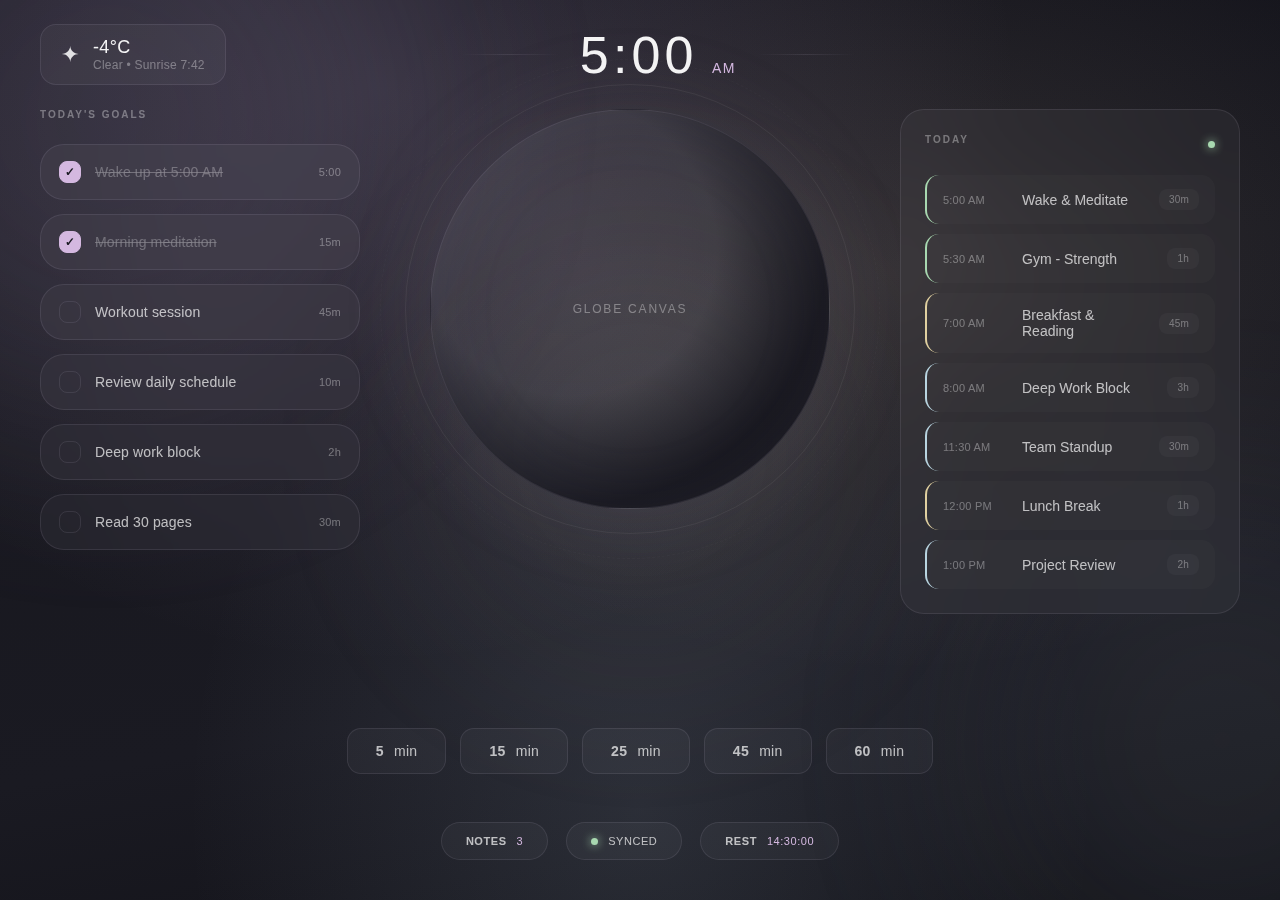
<file: dashboard-demo-soft.html>
<!DOCTYPE html>
<html lang="en">
<head>
    <meta charset="UTF-8">
    <meta name="viewport" content="width=device-width, initial-scale=1.0">
    <title>0500 - Aurora Soft Demo</title>
    <link rel="preconnect" href="https://fonts.googleapis.com">
    <link rel="preconnect" href="https://fonts.gstatic.com" crossorigin>
    <link href="https://fonts.googleapis.com/css2?family=Outfit:wght@300;400;500;600;700&display=swap" rel="stylesheet">

    <style>
        * {
            margin: 0;
            padding: 0;
            box-sizing: border-box;
        }

        :root {
            /* Aurora Soft Theme - Ethereal, muted, peaceful */
            --bg-gradient:
                radial-gradient(ellipse at 30% 10%, rgba(180, 160, 200, 0.2) 0%, transparent 50%),
                radial-gradient(ellipse at 70% 30%, rgba(200, 180, 160, 0.15) 0%, transparent 45%),
                radial-gradient(ellipse at 50% 90%, rgba(160, 180, 200, 0.15) 0%, transparent 50%),
                linear-gradient(170deg, #12121a 0%, #18181f 40%, #1a1a22 70%, #121218 100%);

            --card-bg: rgba(255, 255, 255, 0.035);
            --card-border: rgba(200, 190, 210, 0.12);
            --card-hover: rgba(255, 255, 255, 0.06);

            --text-primary: rgba(255, 255, 255, 0.95);
            --text-secondary: rgba(255, 255, 255, 0.7);
            --text-muted: rgba(255, 255, 255, 0.35);

            --accent: #d4b8e0;
            --accent-secondary: #b8d4e0;
            --accent-glow: rgba(212, 184, 224, 0.25);

            --success: #a8d8b0;
            --warning: #e0d0a0;
            --danger: #e0a8a8;
        }

        body {
            font-family: 'Outfit', -apple-system, sans-serif;
            background: var(--bg-gradient);
            background-attachment: fixed;
            color: var(--text-primary);
            min-height: 100vh;
            overflow-x: hidden;
        }

        /* Floating Orbs - softer, more diffuse */
        .orb {
            position: fixed;
            border-radius: 50%;
            filter: blur(120px);
            opacity: 0.3;
            pointer-events: none;
            z-index: 0;
        }

        .orb-1 {
            width: 600px;
            height: 600px;
            background: rgba(200, 180, 220, 0.4);
            top: -20%;
            left: -15%;
        }

        .orb-2 {
            width: 500px;
            height: 500px;
            background: rgba(180, 200, 210, 0.3);
            bottom: -10%;
            right: -15%;
        }

        .orb-3 {
            width: 400px;
            height: 400px;
            background: rgba(220, 200, 180, 0.25);
            top: 50%;
            left: 50%;
            transform: translate(-50%, -50%);
        }

        /* Glass Card - more subtle */
        .glass-card {
            background: var(--card-bg);
            backdrop-filter: blur(30px);
            -webkit-backdrop-filter: blur(30px);
            border: 1px solid var(--card-border);
            border-radius: 24px;
            transition: all 0.4s ease;
        }

        .glass-card:hover {
            background: var(--card-hover);
            border-color: rgba(255, 255, 255, 0.12);
            box-shadow: 0 12px 40px rgba(0, 0, 0, 0.2);
        }

        /* Layout */
        .dashboard {
            position: relative;
            z-index: 1;
            min-height: 100vh;
            display: flex;
            flex-direction: column;
        }

        /* Top Bar */
        .top-bar {
            display: flex;
            justify-content: space-between;
            align-items: center;
            padding: 24px 40px;
        }

        .weather-display {
            display: flex;
            align-items: center;
            gap: 14px;
            padding: 12px 20px;
            background: var(--card-bg);
            border: 1px solid var(--card-border);
            border-radius: 16px;
        }

        .weather-temp {
            font-size: 18px;
            font-weight: 500;
            letter-spacing: 0.02em;
        }

        .weather-icon {
            font-size: 22px;
            opacity: 0.9;
        }

        .weather-details {
            font-size: 12px;
            color: var(--text-muted);
            letter-spacing: 0.02em;
        }

        /* Clock - lighter, more elegant */
        .clock-container {
            display: flex;
            align-items: center;
            gap: 20px;
        }

        .clock-line {
            width: 100px;
            height: 1px;
            background: linear-gradient(90deg, transparent, var(--card-border), transparent);
        }

        .clock {
            font-size: 52px;
            font-weight: 200;
            letter-spacing: 0.08em;
            color: var(--text-primary);
        }

        .clock-period {
            font-size: 14px;
            font-weight: 500;
            color: var(--accent);
            margin-left: 10px;
            letter-spacing: 0.1em;
        }

        /* Main Content */
        .main-content {
            flex: 1;
            display: grid;
            grid-template-columns: 320px 1fr 340px;
            gap: 32px;
            padding: 0 40px;
            align-items: start;
        }

        /* Goals Section */
        .goals-section {
            display: flex;
            flex-direction: column;
            gap: 14px;
        }

        .section-label {
            font-size: 10px;
            font-weight: 600;
            letter-spacing: 0.2em;
            color: var(--text-muted);
            margin-bottom: 10px;
        }

        .goal-item {
            display: flex;
            align-items: center;
            gap: 14px;
            padding: 16px 18px;
        }

        .goal-checkbox {
            width: 22px;
            height: 22px;
            border: 1.5px solid var(--card-border);
            border-radius: 8px;
            display: flex;
            align-items: center;
            justify-content: center;
            cursor: pointer;
            transition: all 0.3s ease;
        }

        .goal-checkbox.checked {
            background: var(--accent);
            border-color: var(--accent);
        }

        .goal-checkbox.checked::after {
            content: '✓';
            color: #1a1a22;
            font-size: 12px;
            font-weight: 600;
        }

        .goal-text {
            font-size: 14px;
            font-weight: 400;
            color: var(--text-secondary);
            letter-spacing: 0.01em;
        }

        .goal-text.completed {
            text-decoration: line-through;
            opacity: 0.4;
        }

        .goal-time {
            margin-left: auto;
            font-size: 11px;
            color: var(--text-muted);
            letter-spacing: 0.02em;
        }

        /* Globe Section */
        .globe-section {
            display: flex;
            align-items: center;
            justify-content: center;
            position: relative;
        }

        .globe-wrapper {
            position: relative;
            width: 400px;
            height: 400px;
        }

        .globe-placeholder {
            width: 100%;
            height: 100%;
            border-radius: 50%;
            background: radial-gradient(circle at 35% 35%,
                rgba(200, 190, 210, 0.1) 0%,
                rgba(180, 190, 200, 0.08) 40%,
                rgba(18, 18, 26, 0.85) 70%);
            border: 1px solid var(--card-border);
            box-shadow:
                0 0 100px rgba(200, 190, 210, 0.1),
                inset 0 0 80px rgba(200, 190, 210, 0.05);
            display: flex;
            align-items: center;
            justify-content: center;
        }

        .globe-text {
            font-size: 12px;
            color: var(--text-muted);
            letter-spacing: 0.15em;
            font-weight: 300;
        }

        .globe-ring {
            position: absolute;
            border: 1px solid rgba(200, 190, 210, 0.08);
            border-radius: 50%;
            pointer-events: none;
        }

        .globe-ring-1 {
            width: 450px;
            height: 450px;
            top: -25px;
            left: -25px;
        }

        .globe-ring-2 {
            width: 500px;
            height: 500px;
            top: -50px;
            left: -50px;
            border-style: dashed;
            opacity: 0.4;
        }

        /* Schedule Section */
        .schedule-section {
            padding: 24px;
            max-height: 520px;
            overflow: hidden;
        }

        .schedule-header {
            display: flex;
            justify-content: space-between;
            align-items: center;
            margin-bottom: 20px;
        }

        .schedule-scroll {
            display: flex;
            flex-direction: column;
            gap: 10px;
        }

        .schedule-event {
            display: flex;
            align-items: center;
            gap: 14px;
            padding: 14px 16px;
            background: rgba(255, 255, 255, 0.02);
            border-radius: 14px;
            border-left: 2px solid var(--accent);
        }

        .schedule-event.work {
            border-left-color: var(--accent-secondary);
        }

        .schedule-event.health {
            border-left-color: var(--success);
        }

        .schedule-event.personal {
            border-left-color: var(--warning);
        }

        .event-time {
            font-size: 11px;
            font-weight: 500;
            color: var(--text-muted);
            min-width: 65px;
            letter-spacing: 0.02em;
        }

        .event-title {
            font-size: 14px;
            font-weight: 400;
            color: var(--text-secondary);
        }

        .event-duration {
            margin-left: auto;
            font-size: 10px;
            color: var(--text-muted);
            padding: 5px 10px;
            background: rgba(255, 255, 255, 0.03);
            border-radius: 8px;
            letter-spacing: 0.02em;
        }

        /* Timer Bar */
        .timer-bar {
            display: flex;
            justify-content: center;
            gap: 14px;
            padding: 28px 40px;
        }

        .timer-preset {
            padding: 14px 28px;
            background: var(--card-bg);
            border: 1px solid var(--card-border);
            border-radius: 14px;
            color: var(--text-secondary);
            font-family: 'Outfit', sans-serif;
            font-size: 14px;
            font-weight: 400;
            cursor: pointer;
            transition: all 0.3s ease;
            letter-spacing: 0.02em;
        }

        .timer-preset:hover {
            background: var(--card-hover);
            border-color: var(--accent);
            color: var(--accent);
        }

        .timer-preset span {
            font-weight: 600;
            margin-right: 6px;
        }

        /* Bottom Chips */
        .bottom-chips {
            display: flex;
            justify-content: center;
            gap: 18px;
            padding: 20px 40px 40px;
        }

        .chip {
            display: flex;
            align-items: center;
            gap: 10px;
            padding: 12px 24px;
            background: var(--card-bg);
            border: 1px solid var(--card-border);
            border-radius: 30px;
            color: var(--text-secondary);
            font-size: 11px;
            font-weight: 500;
            cursor: pointer;
            transition: all 0.3s ease;
            letter-spacing: 0.05em;
        }

        .chip:hover {
            background: var(--card-hover);
            border-color: var(--accent);
        }

        .chip-label {
            font-weight: 600;
        }

        .chip-value {
            color: var(--accent);
            font-weight: 500;
        }

        .status-dot {
            width: 7px;
            height: 7px;
            border-radius: 50%;
            background: var(--success);
            box-shadow: 0 0 10px var(--success);
        }
    </style>
</head>
<body>

<div class="orb orb-1"></div>
<div class="orb orb-2"></div>
<div class="orb orb-3"></div>

<div class="dashboard">
    <div class="top-bar">
        <div class="weather-display">
            <span class="weather-icon">✦</span>
            <div>
                <div class="weather-temp">-4°C</div>
                <div class="weather-details">Clear • Sunrise 7:42</div>
            </div>
        </div>

        <div class="clock-container">
            <div class="clock-line"></div>
            <div>
                <span class="clock">5:00</span>
                <span class="clock-period">AM</span>
            </div>
            <div class="clock-line"></div>
        </div>

        <div style="width: 150px;"></div>
    </div>

    <div class="main-content">
        <div class="goals-section">
            <div class="section-label">TODAY'S GOALS</div>

            <div class="glass-card goal-item">
                <div class="goal-checkbox checked"></div>
                <span class="goal-text completed">Wake up at 5:00 AM</span>
                <span class="goal-time">5:00</span>
            </div>

            <div class="glass-card goal-item">
                <div class="goal-checkbox checked"></div>
                <span class="goal-text completed">Morning meditation</span>
                <span class="goal-time">15m</span>
            </div>

            <div class="glass-card goal-item">
                <div class="goal-checkbox"></div>
                <span class="goal-text">Workout session</span>
                <span class="goal-time">45m</span>
            </div>

            <div class="glass-card goal-item">
                <div class="goal-checkbox"></div>
                <span class="goal-text">Review daily schedule</span>
                <span class="goal-time">10m</span>
            </div>

            <div class="glass-card goal-item">
                <div class="goal-checkbox"></div>
                <span class="goal-text">Deep work block</span>
                <span class="goal-time">2h</span>
            </div>

            <div class="glass-card goal-item">
                <div class="goal-checkbox"></div>
                <span class="goal-text">Read 30 pages</span>
                <span class="goal-time">30m</span>
            </div>
        </div>

        <div class="globe-section">
            <div class="globe-wrapper">
                <div class="globe-ring globe-ring-1"></div>
                <div class="globe-ring globe-ring-2"></div>
                <div class="globe-placeholder">
                    <span class="globe-text">GLOBE CANVAS</span>
                </div>
            </div>
        </div>

        <div class="glass-card schedule-section">
            <div class="schedule-header">
                <span class="section-label">TODAY</span>
                <div class="status-dot"></div>
            </div>

            <div class="schedule-scroll">
                <div class="schedule-event health">
                    <span class="event-time">5:00 AM</span>
                    <span class="event-title">Wake & Meditate</span>
                    <span class="event-duration">30m</span>
                </div>

                <div class="schedule-event health">
                    <span class="event-time">5:30 AM</span>
                    <span class="event-title">Gym - Strength</span>
                    <span class="event-duration">1h</span>
                </div>

                <div class="schedule-event personal">
                    <span class="event-time">7:00 AM</span>
                    <span class="event-title">Breakfast & Reading</span>
                    <span class="event-duration">45m</span>
                </div>

                <div class="schedule-event work">
                    <span class="event-time">8:00 AM</span>
                    <span class="event-title">Deep Work Block</span>
                    <span class="event-duration">3h</span>
                </div>

                <div class="schedule-event work">
                    <span class="event-time">11:30 AM</span>
                    <span class="event-title">Team Standup</span>
                    <span class="event-duration">30m</span>
                </div>

                <div class="schedule-event personal">
                    <span class="event-time">12:00 PM</span>
                    <span class="event-title">Lunch Break</span>
                    <span class="event-duration">1h</span>
                </div>

                <div class="schedule-event work">
                    <span class="event-time">1:00 PM</span>
                    <span class="event-title">Project Review</span>
                    <span class="event-duration">2h</span>
                </div>
            </div>
        </div>
    </div>

    <div class="timer-bar">
        <button class="timer-preset"><span>5</span> min</button>
        <button class="timer-preset"><span>15</span> min</button>
        <button class="timer-preset"><span>25</span> min</button>
        <button class="timer-preset"><span>45</span> min</button>
        <button class="timer-preset"><span>60</span> min</button>
    </div>

    <div class="bottom-chips">
        <button class="chip chip-notes">
            <span class="chip-label">NOTES</span>
            <span class="chip-value">3</span>
        </button>

        <div class="chip">
            <div class="status-dot"></div>
            <span>SYNCED</span>
        </div>

        <button class="chip chip-rest">
            <span class="chip-label">REST</span>
            <span class="chip-value">14:30:00</span>
        </button>
    </div>
</div>

</body>
</html>
</file>
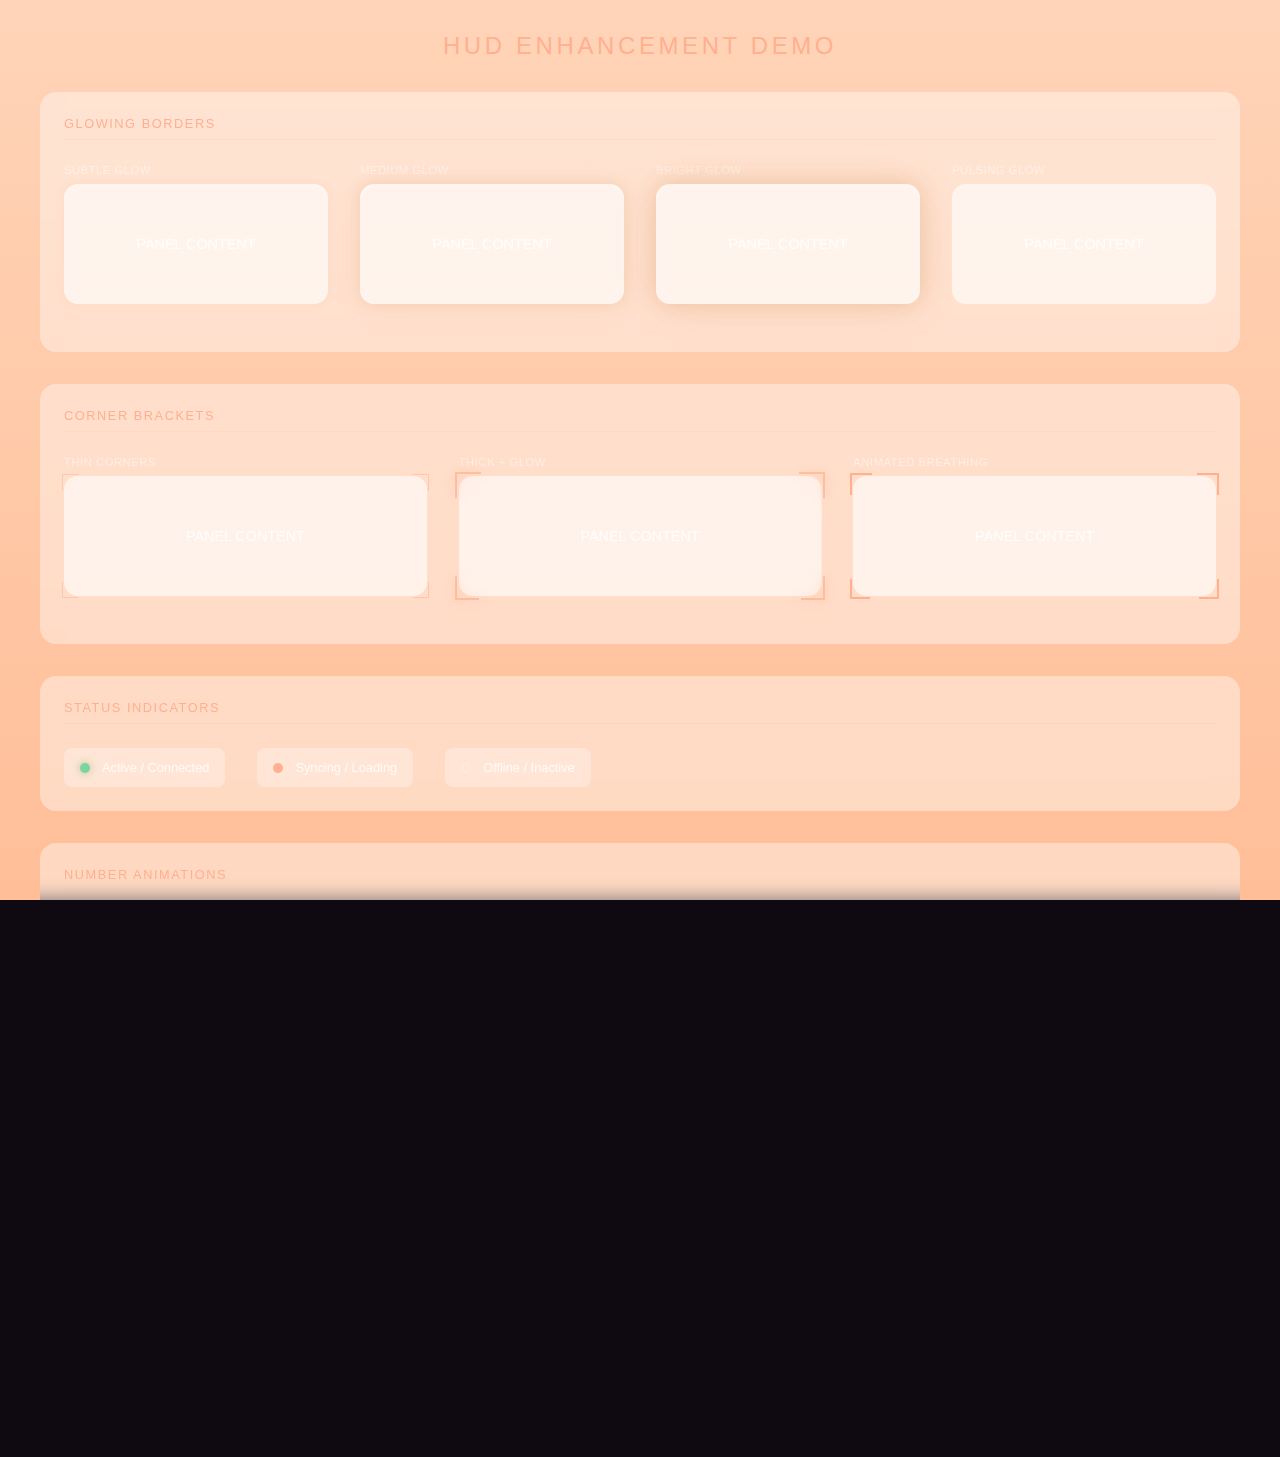
<file: demo-hud.html>
<!DOCTYPE html>
<html lang="en">
<head>
    <meta charset="UTF-8">
    <meta name="viewport" content="width=device-width, initial-scale=1.0">
    <title>0500 - HUD Demo</title>

    <!-- Fonts -->
    <link rel="preconnect" href="https://fonts.googleapis.com">
    <link rel="preconnect" href="https://fonts.gstatic.com" crossorigin>
    <link href="https://fonts.googleapis.com/css2?family=Orbitron:wght@400;500&family=Inter:wght@200;300;400;500&display=swap" rel="stylesheet">

    <!-- Main Styles -->
    <link rel="stylesheet" href="css/styles.css">

    <style>
        /* Demo page specific styles */
        body {
            background: linear-gradient(180deg, #ffd4b8 0%, #ffc9a8 50%, #ffbe98 100%);
            min-height: 100vh;
            padding: 2rem;
            overflow-y: auto;
        }

        .demo-container {
            max-width: 1200px;
            margin: 0 auto;
        }

        .demo-title {
            font-family: 'Orbitron', sans-serif;
            font-size: 1.5rem;
            font-weight: 500;
            letter-spacing: 0.15em;
            color: var(--hud-amber);
            text-align: center;
            margin-bottom: 2rem;
        }

        .demo-section {
            background: rgba(255, 255, 255, 0.4);
            backdrop-filter: blur(10px);
            border-radius: 16px;
            padding: 1.5rem;
            margin-bottom: 2rem;
        }

        .demo-section h2 {
            font-family: 'Orbitron', sans-serif;
            font-size: 0.8rem;
            font-weight: 500;
            letter-spacing: 0.12em;
            color: var(--hud-amber);
            margin-bottom: 1.5rem;
            border-bottom: 1px solid var(--hud-line);
            padding-bottom: 0.5rem;
        }

        .demo-row {
            display: flex;
            gap: 2rem;
            flex-wrap: wrap;
            margin-bottom: 1.5rem;
        }

        .demo-item {
            flex: 1;
            min-width: 200px;
        }

        .demo-item-label {
            font-family: 'Inter', sans-serif;
            font-size: 0.7rem;
            font-weight: 500;
            color: var(--text-muted);
            margin-bottom: 0.5rem;
            text-transform: uppercase;
            letter-spacing: 0.05em;
        }

        /* ═══════════════════════════════════════════════════════════════════
           GLOWING BORDERS DEMO
           ═══════════════════════════════════════════════════════════════════ */

        .glow-demo-card {
            background: rgba(255, 255, 255, 0.35);
            backdrop-filter: blur(10px);
            border-radius: 14px;
            padding: 1.5rem;
            position: relative;
            min-height: 120px;
            display: flex;
            align-items: center;
            justify-content: center;
            font-family: 'Orbitron', sans-serif;
            font-size: 0.9rem;
            color: var(--text-secondary);
        }

        /* Subtle glow */
        .glow-subtle {
            box-shadow:
                0 0 10px rgba(212, 145, 92, 0.1),
                inset 0 0 20px rgba(255, 255, 255, 0.1);
        }

        /* Medium glow */
        .glow-medium {
            box-shadow:
                0 0 15px rgba(212, 145, 92, 0.2),
                0 0 30px rgba(212, 145, 92, 0.1),
                inset 0 0 20px rgba(255, 255, 255, 0.1);
        }

        /* Bright glow */
        .glow-bright {
            box-shadow:
                0 0 20px rgba(212, 145, 92, 0.3),
                0 0 40px rgba(212, 145, 92, 0.15),
                0 0 60px rgba(212, 145, 92, 0.05),
                inset 0 0 20px rgba(255, 255, 255, 0.1);
        }

        /* Animated pulsing glow */
        .glow-pulse {
            animation: glowPulse 3s ease-in-out infinite;
        }

        @keyframes glowPulse {
            0%, 100% {
                box-shadow:
                    0 0 10px rgba(212, 145, 92, 0.15),
                    0 0 20px rgba(212, 145, 92, 0.1),
                    inset 0 0 20px rgba(255, 255, 255, 0.1);
            }
            50% {
                box-shadow:
                    0 0 20px rgba(212, 145, 92, 0.3),
                    0 0 40px rgba(212, 145, 92, 0.15),
                    0 0 60px rgba(212, 145, 92, 0.05),
                    inset 0 0 20px rgba(255, 255, 255, 0.15);
            }
        }

        /* ═══════════════════════════════════════════════════════════════════
           CORNER BRACKETS DEMO
           ═══════════════════════════════════════════════════════════════════ */

        .corner-demo-card {
            background: rgba(255, 255, 255, 0.35);
            backdrop-filter: blur(10px);
            border-radius: 14px;
            padding: 1.5rem;
            position: relative;
            min-height: 120px;
            display: flex;
            align-items: center;
            justify-content: center;
            font-family: 'Orbitron', sans-serif;
            font-size: 0.9rem;
            color: var(--text-secondary);
        }

        /* Thin corners */
        .corners-thin::before,
        .corners-thin::after,
        .corners-thin .corner-bl,
        .corners-thin .corner-br {
            content: '';
            position: absolute;
            width: 16px;
            height: 16px;
            border-color: var(--hud-amber);
            border-style: solid;
            border-width: 0;
            opacity: 0.5;
        }

        .corners-thin::before { top: -2px; left: -2px; border-top-width: 1px; border-left-width: 1px; }
        .corners-thin::after { top: -2px; right: -2px; border-top-width: 1px; border-right-width: 1px; }
        .corners-thin .corner-bl { bottom: -2px; left: -2px; border-bottom-width: 1px; border-left-width: 1px; }
        .corners-thin .corner-br { bottom: -2px; right: -2px; border-bottom-width: 1px; border-right-width: 1px; }

        /* Thick corners with glow */
        .corners-thick::before,
        .corners-thick::after,
        .corners-thick .corner-bl,
        .corners-thick .corner-br {
            content: '';
            position: absolute;
            width: 24px;
            height: 24px;
            border-color: var(--hud-amber);
            border-style: solid;
            border-width: 0;
            opacity: 0.7;
            filter: drop-shadow(0 0 6px var(--hud-amber));
        }

        .corners-thick::before { top: -4px; left: -4px; border-top-width: 2px; border-left-width: 2px; }
        .corners-thick::after { top: -4px; right: -4px; border-top-width: 2px; border-right-width: 2px; }
        .corners-thick .corner-bl { bottom: -4px; left: -4px; border-bottom-width: 2px; border-left-width: 2px; }
        .corners-thick .corner-br { bottom: -4px; right: -4px; border-bottom-width: 2px; border-right-width: 2px; }

        /* Animated breathing corners */
        .corners-animated::before,
        .corners-animated::after,
        .corners-animated .corner-bl,
        .corners-animated .corner-br {
            content: '';
            position: absolute;
            width: 20px;
            height: 20px;
            border-color: var(--hud-amber);
            border-style: solid;
            border-width: 0;
            animation: cornerBreathe 4s ease-in-out infinite;
        }

        .corners-animated::before { top: -3px; left: -3px; border-top-width: 2px; border-left-width: 2px; }
        .corners-animated::after { top: -3px; right: -3px; border-top-width: 2px; border-right-width: 2px; animation-delay: 0.5s; }
        .corners-animated .corner-bl { bottom: -3px; left: -3px; border-bottom-width: 2px; border-left-width: 2px; animation-delay: 1s; }
        .corners-animated .corner-br { bottom: -3px; right: -3px; border-bottom-width: 2px; border-right-width: 2px; animation-delay: 1.5s; }

        @keyframes cornerBreathe {
            0%, 100% {
                opacity: 0.4;
                filter: drop-shadow(0 0 4px var(--hud-amber));
            }
            50% {
                opacity: 1;
                filter: drop-shadow(0 0 12px var(--hud-amber));
            }
        }

        /* ═══════════════════════════════════════════════════════════════════
           STATUS INDICATORS DEMO
           ═══════════════════════════════════════════════════════════════════ */

        .status-demo-row {
            display: flex;
            gap: 2rem;
            align-items: center;
            flex-wrap: wrap;
        }

        .status-demo-item {
            display: flex;
            align-items: center;
            gap: 0.75rem;
            padding: 0.75rem 1rem;
            background: rgba(255, 255, 255, 0.3);
            border-radius: 8px;
        }

        .status-indicator {
            width: 10px;
            height: 10px;
            border-radius: 50%;
            position: relative;
        }

        /* Active state - solid */
        .status-active {
            background: var(--check-green);
            box-shadow: 0 0 8px rgba(106, 176, 76, 0.6);
        }

        /* Syncing state - pulsing */
        .status-syncing {
            background: var(--hud-amber);
            animation: statusPulse 1.5s ease-in-out infinite;
        }

        @keyframes statusPulse {
            0%, 100% {
                opacity: 0.4;
                box-shadow: 0 0 4px rgba(212, 145, 92, 0.3);
            }
            50% {
                opacity: 1;
                box-shadow: 0 0 12px rgba(212, 145, 92, 0.8);
            }
        }

        /* Offline state - dim hollow */
        .status-offline {
            background: transparent;
            border: 2px solid var(--text-muted);
            opacity: 0.4;
        }

        .status-label {
            font-family: 'Inter', sans-serif;
            font-size: 0.8rem;
            font-weight: 500;
            color: var(--text-secondary);
        }

        /* ═══════════════════════════════════════════════════════════════════
           ANIMATION DEMO
           ═══════════════════════════════════════════════════════════════════ */

        .animation-demo-value {
            font-family: 'Inter', sans-serif;
            font-size: 3rem;
            font-weight: 200;
            color: var(--text-primary);
            text-align: center;
            padding: 1rem;
        }

        .demo-button {
            padding: 0.6rem 1.2rem;
            border: none;
            border-radius: 8px;
            background: rgba(212, 145, 92, 0.2);
            font-family: 'Orbitron', sans-serif;
            font-size: 0.7rem;
            font-weight: 500;
            letter-spacing: 0.1em;
            color: var(--hud-amber);
            cursor: pointer;
            transition: all 0.2s ease;
        }

        .demo-button:hover {
            background: rgba(212, 145, 92, 0.35);
        }
    </style>
</head>
<body>

<div class="demo-container">
    <h1 class="demo-title">HUD ENHANCEMENT DEMO</h1>

    <!-- Glowing Borders Section -->
    <div class="demo-section">
        <h2>GLOWING BORDERS</h2>
        <div class="demo-row">
            <div class="demo-item">
                <div class="demo-item-label">Subtle Glow</div>
                <div class="glow-demo-card glow-subtle">PANEL CONTENT</div>
            </div>
            <div class="demo-item">
                <div class="demo-item-label">Medium Glow</div>
                <div class="glow-demo-card glow-medium">PANEL CONTENT</div>
            </div>
            <div class="demo-item">
                <div class="demo-item-label">Bright Glow</div>
                <div class="glow-demo-card glow-bright">PANEL CONTENT</div>
            </div>
            <div class="demo-item">
                <div class="demo-item-label">Pulsing Glow</div>
                <div class="glow-demo-card glow-pulse">PANEL CONTENT</div>
            </div>
        </div>
    </div>

    <!-- Corner Brackets Section -->
    <div class="demo-section">
        <h2>CORNER BRACKETS</h2>
        <div class="demo-row">
            <div class="demo-item">
                <div class="demo-item-label">Thin Corners</div>
                <div class="corner-demo-card corners-thin">
                    <span class="corner-bl"></span>
                    <span class="corner-br"></span>
                    PANEL CONTENT
                </div>
            </div>
            <div class="demo-item">
                <div class="demo-item-label">Thick + Glow</div>
                <div class="corner-demo-card corners-thick">
                    <span class="corner-bl"></span>
                    <span class="corner-br"></span>
                    PANEL CONTENT
                </div>
            </div>
            <div class="demo-item">
                <div class="demo-item-label">Animated Breathing</div>
                <div class="corner-demo-card corners-animated">
                    <span class="corner-bl"></span>
                    <span class="corner-br"></span>
                    PANEL CONTENT
                </div>
            </div>
        </div>
    </div>

    <!-- Status Indicators Section -->
    <div class="demo-section">
        <h2>STATUS INDICATORS</h2>
        <div class="status-demo-row">
            <div class="status-demo-item">
                <div class="status-indicator status-active"></div>
                <span class="status-label">Active / Connected</span>
            </div>
            <div class="status-demo-item">
                <div class="status-indicator status-syncing"></div>
                <span class="status-label">Syncing / Loading</span>
            </div>
            <div class="status-demo-item">
                <div class="status-indicator status-offline"></div>
                <span class="status-label">Offline / Inactive</span>
            </div>
        </div>
    </div>

    <!-- Animation Demo Section -->
    <div class="demo-section">
        <h2>NUMBER ANIMATIONS</h2>
        <div class="demo-row">
            <div class="demo-item">
                <div class="demo-item-label">Clock Ticker</div>
                <div class="animation-demo-value" id="demo-clock">5:00</div>
                <button class="demo-button" onclick="demoClockAnimation()">RUN ANIMATION</button>
            </div>
            <div class="demo-item">
                <div class="demo-item-label">Temperature</div>
                <div class="animation-demo-value" id="demo-temp">--°</div>
                <button class="demo-button" onclick="demoTempAnimation()">RUN ANIMATION</button>
            </div>
            <div class="demo-item">
                <div class="demo-item-label">Timer Start</div>
                <div class="animation-demo-value" id="demo-timer">0:00</div>
                <button class="demo-button" onclick="demoTimerAnimation()">RUN ANIMATION</button>
            </div>
        </div>
    </div>

    <!-- Combined Effect -->
    <div class="demo-section">
        <h2>COMBINED EFFECT</h2>
        <div class="demo-row">
            <div class="demo-item" style="flex: 2;">
                <div class="demo-item-label">Goal Card with Glow + Corners + Status</div>
                <div class="glow-demo-card glow-pulse corners-animated" style="padding: 1.5rem;">
                    <span class="corner-bl"></span>
                    <span class="corner-br"></span>
                    <div style="display: flex; align-items: center; gap: 1rem;">
                        <div class="status-indicator status-active"></div>
                        <div style="flex: 1;">
                            <div style="font-family: 'Orbitron', sans-serif; font-size: 0.7rem; letter-spacing: 0.12em; color: var(--hud-amber); margin-bottom: 0.5rem;">DAILY GOALS</div>
                            <div style="font-family: 'Inter', sans-serif; font-size: 0.85rem; color: var(--text-primary);">Complete morning routine</div>
                        </div>
                    </div>
                </div>
            </div>
        </div>
    </div>

</div>

<script src="js/animations.js"></script>
<script>
    function demoClockAnimation() {
        const element = document.getElementById('demo-clock');
        animateClockTicker(element, '7:45', 1200);
    }

    function demoTempAnimation() {
        const element = document.getElementById('demo-temp');
        animateTemperature(element, 23, 1000);
    }

    function demoTimerAnimation() {
        const element = document.getElementById('demo-timer');
        animateTimerStart(element, 25, 800);
    }

    // Run all animations on load for demo effect
    window.addEventListener('load', () => {
        setTimeout(demoClockAnimation, 500);
        setTimeout(demoTempAnimation, 800);
        setTimeout(demoTimerAnimation, 1100);
    });
</script>

</body>
</html>
</file>
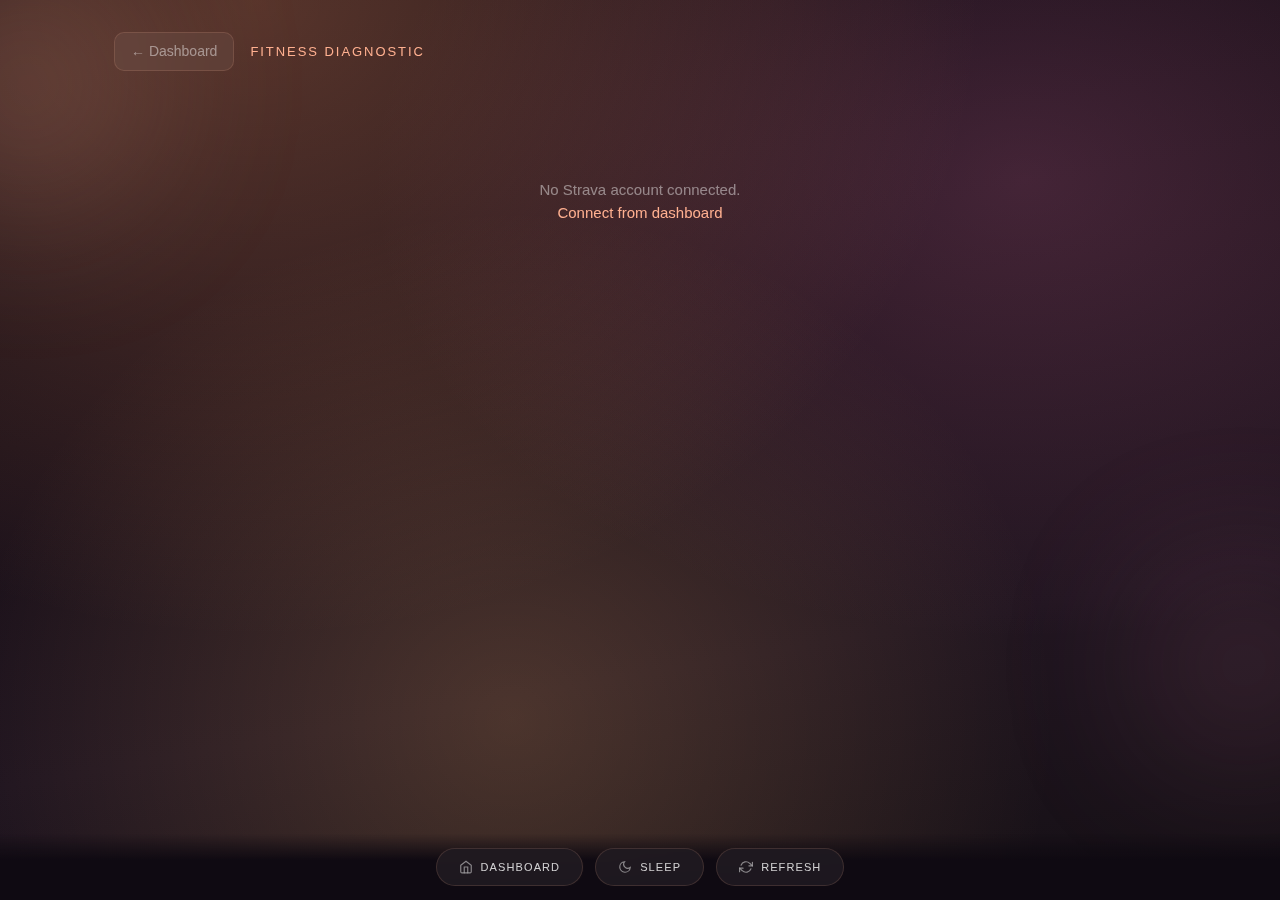
<file: fitness.html>
<!DOCTYPE html>
<html lang="en">
<head>
    <meta charset="UTF-8">
    <meta name="viewport" content="width=device-width, initial-scale=1.0, maximum-scale=1.0, user-scalable=no">
    <meta http-equiv="Content-Security-Policy" content="default-src 'self'; script-src 'self' 'unsafe-inline' https://cdn.jsdelivr.net; style-src 'self' 'unsafe-inline' https://fonts.googleapis.com; img-src 'self' data: https:; font-src 'self' https://fonts.gstatic.com; connect-src 'self' https://*.supabase.co https://www.strava.com;">
    <title>Fitness - 0500</title>
    <link rel="preconnect" href="https://fonts.googleapis.com">
    <link rel="preconnect" href="https://fonts.gstatic.com" crossorigin>
    <link href="https://fonts.googleapis.com/css2?family=Outfit:wght@300;400;500;600;700&family=Orbitron:wght@400;500&family=Inter:wght@200;300;400;500&display=swap" rel="stylesheet">

    <link rel="stylesheet" href="css/sleep-theme.css">

    <meta name="theme-color" content="#1a1018">
    <meta name="apple-mobile-web-app-capable" content="yes">
    <meta name="apple-mobile-web-app-status-bar-style" content="black-translucent">
    <link rel="manifest" href="/manifest.json">
    <link rel="apple-touch-icon" href="/icons/icon-180.png">

    <script>
        (function() {
            var t = localStorage.getItem('0500_theme');
            if (t && t !== 'aurora') document.documentElement.setAttribute('data-theme', t);
        })();
    </script>

    <style>
        * { margin: 0; padding: 0; box-sizing: border-box; }
        html { background-color: var(--bg-base); }

        body {
            font-family: 'Outfit', -apple-system, sans-serif;
            background-color: var(--bg-base);
            background-image: var(--bg-gradient);
            background-attachment: fixed;
            color: var(--text-primary);
            min-height: 100vh;
            min-height: 100dvh;
        }

        /* ─── Full-width layout ─── */
        .page-shell {
            max-width: 1100px;
            margin: 0 auto;
            padding: 32px 24px 100px;
            position: relative;
            min-height: 100vh;
        }

        @media (max-width: 768px) {
            .page-shell { padding: 16px 14px 100px; }
        }

        /* Floating orbs */
        .page-shell::before,
        .page-shell::after {
            content: '';
            position: fixed;
            border-radius: 50%;
            filter: blur(80px);
            opacity: 0.5;
            animation: float 12s ease-in-out infinite;
            pointer-events: none;
            z-index: 0;
        }
        .page-shell::before {
            width: 260px; height: 260px;
            background: var(--orb-1);
            top: -5%; left: -8%;
        }
        .page-shell::after {
            width: 200px; height: 200px;
            background: var(--orb-2);
            bottom: 15%; right: -5%;
            animation-delay: -6s;
        }

        @keyframes float {
            0%, 100% { transform: translate(0, 0) scale(1); }
            33% { transform: translate(15px, -20px) scale(1.05); }
            66% { transform: translate(-10px, 10px) scale(0.95); }
        }

        /* ─── Header ─── */
        .page-header {
            display: flex;
            align-items: center;
            gap: 16px;
            margin-bottom: 28px;
            position: relative;
            z-index: 1;
        }
        .back-link {
            color: var(--text-muted);
            text-decoration: none;
            font-size: 14px;
            padding: 8px 16px;
            background: var(--card-bg);
            backdrop-filter: blur(20px);
            border: 1px solid var(--card-border);
            border-radius: 10px;
            transition: all 0.2s;
        }
        .back-link:hover {
            background: rgba(255,255,255,0.1);
            color: var(--text-primary);
            border-color: var(--accent);
        }
        .page-title {
            font-family: 'Orbitron', sans-serif;
            font-size: 13px;
            font-weight: 500;
            letter-spacing: 0.15em;
            color: var(--accent);
            text-transform: uppercase;
        }

        /* ─── Grid layout ─── */
        .fit-grid {
            display: grid;
            grid-template-columns: 1fr 1fr;
            gap: 16px;
            position: relative;
            z-index: 1;
        }
        .fit-grid .full-width { grid-column: 1 / -1; }

        @media (max-width: 768px) {
            .fit-grid { grid-template-columns: 1fr; }
        }

        /* ─── Glass cards ─── */
        .fit-card {
            background: var(--card-bg);
            backdrop-filter: blur(24px);
            -webkit-backdrop-filter: blur(24px);
            border: 1px solid var(--card-border);
            border-radius: 20px;
            padding: 24px;
            transition: all 0.3s ease;
        }
        .fit-card:hover {
            border-color: var(--card-border-hover);
            box-shadow: 0 8px 32px rgba(0,0,0,0.3), 0 0 30px var(--accent-glow);
        }
        .fit-card-title {
            font-family: 'Orbitron', sans-serif;
            font-size: 10px;
            font-weight: 500;
            letter-spacing: 0.15em;
            color: var(--text-muted);
            text-transform: uppercase;
            margin-bottom: 16px;
        }

        /* ─── A. Status Hero ─── */
        .hero-layout {
            display: flex;
            align-items: center;
            gap: 28px;
        }
        .hero-ring-svg {
            transform: rotate(-90deg);
            filter: drop-shadow(0 0 20px var(--accent-glow));
            flex-shrink: 0;
        }
        .hero-ring-bg {
            fill: none;
            stroke: rgba(255, 255, 255, 0.08);
            stroke-width: 10;
        }
        .hero-ring-fill {
            fill: none;
            stroke: url(#fitnessGradient);
            stroke-width: 10;
            stroke-linecap: round;
            transition: stroke-dasharray 1s ease;
        }
        .hero-right {
            display: flex;
            flex-direction: column;
            gap: 6px;
        }
        .hero-pct {
            font-size: 42px;
            font-weight: 700;
            background: var(--score-gradient);
            -webkit-background-clip: text;
            -webkit-text-fill-color: transparent;
            background-clip: text;
            line-height: 1;
        }
        .hero-status {
            display: flex;
            align-items: center;
            gap: 6px;
            font-family: 'Orbitron', sans-serif;
            font-size: 12px;
            font-weight: 500;
            letter-spacing: 0.1em;
            text-transform: uppercase;
        }
        .hero-status-dot {
            width: 8px; height: 8px;
            border-radius: 50%;
        }
        .hero-target {
            font-size: 12px;
            color: var(--text-muted);
            margin-top: 2px;
        }

        /* Status colors */
        .status-building .hero-status-dot { background: #4ade80; box-shadow: 0 0 6px rgba(74,222,128,0.5); }
        .status-building .hero-status { color: #4ade80; }
        .status-pushing .hero-status-dot { background: #60a5fa; box-shadow: 0 0 6px rgba(96,165,250,0.5); }
        .status-pushing .hero-status { color: #60a5fa; }
        .status-maintaining .hero-status-dot { background: var(--accent); box-shadow: 0 0 6px var(--accent-glow); }
        .status-maintaining .hero-status { color: var(--accent); }
        .status-tapering .hero-status-dot { background: #fbbf24; box-shadow: 0 0 6px rgba(251,191,36,0.5); }
        .status-tapering .hero-status { color: #fbbf24; }
        .status-recovering .hero-status-dot { background: #c084fc; box-shadow: 0 0 6px rgba(192,132,252,0.5); }
        .status-recovering .hero-status { color: #c084fc; }

        /* ─── B. Overview grid ─── */
        .overview-grid {
            display: grid;
            grid-template-columns: 1fr 1fr;
            gap: 10px;
        }
        .overview-box {
            background: rgba(255, 255, 255, 0.03);
            border: 1px solid rgba(255, 255, 255, 0.06);
            border-radius: 14px;
            padding: 16px 12px;
            text-align: center;
        }
        .overview-val {
            font-size: 26px;
            font-weight: 600;
            color: var(--text-primary);
            line-height: 1.1;
        }
        .overview-label {
            font-size: 11px;
            font-weight: 500;
            color: var(--text-muted);
            text-transform: uppercase;
            letter-spacing: 0.05em;
            margin-top: 4px;
        }

        /* ─── C. Daily chart (full month) ─── */
        .chart-bars {
            display: flex;
            align-items: flex-end;
            gap: 3px;
            height: 140px;
            padding-top: 16px;
        }
        .chart-col {
            flex: 1;
            display: flex;
            flex-direction: column;
            align-items: center;
            gap: 4px;
            height: 100%;
            justify-content: flex-end;
            min-width: 0;
        }
        .chart-bar {
            width: 100%;
            border-radius: 4px 4px 2px 2px;
            min-height: 3px;
            background: linear-gradient(180deg, var(--accent), rgba(255,176,144,0.4));
            transition: height 0.6s ease;
            position: relative;
        }
        .chart-bar.today {
            box-shadow: 0 0 10px var(--accent-glow);
        }
        .chart-bar.future {
            background: rgba(255, 255, 255, 0.04);
            opacity: 0.4;
        }
        .chart-bar.empty {
            background: rgba(255, 255, 255, 0.04);
        }
        .chart-day {
            font-size: 9px;
            font-weight: 500;
            color: var(--text-muted);
        }
        .chart-day.today {
            color: var(--accent);
            font-weight: 600;
        }
        .chart-val {
            font-size: 8px;
            color: var(--text-secondary);
            font-weight: 500;
            position: absolute;
            top: -12px;
            left: 50%;
            transform: translateX(-50%);
            white-space: nowrap;
        }

        /* ─── D. Week comparison ─── */
        .comp-table {
            width: 100%;
            border-collapse: collapse;
        }
        .comp-table th {
            font-family: 'Orbitron', sans-serif;
            font-size: 10px;
            font-weight: 500;
            letter-spacing: 0.1em;
            color: var(--text-muted);
            text-transform: uppercase;
            text-align: center;
            padding-bottom: 12px;
        }
        .comp-table td {
            font-size: 14px;
            font-weight: 500;
            text-align: center;
            padding: 10px 0;
            border-top: 1px solid rgba(255,255,255,0.04);
        }
        .comp-table .comp-label {
            font-size: 13px;
            font-weight: 400;
            color: var(--text-muted);
            text-align: left;
        }
        .comp-delta-up { color: #4ade80; }
        .comp-delta-down { color: #f87171; }
        .comp-delta-flat { color: var(--text-muted); }

        /* ─── E. Activity log ─── */
        .log-row {
            display: flex;
            align-items: center;
            gap: 14px;
            padding: 14px 0;
            border-bottom: 1px solid rgba(255,255,255,0.04);
        }
        .log-row:last-child { border-bottom: none; }
        .log-icon {
            width: 40px; height: 40px;
            border-radius: 50%;
            display: flex;
            align-items: center;
            justify-content: center;
            font-size: 16px;
            flex-shrink: 0;
        }
        .log-icon.run { background: rgba(74,222,128,0.12); color: #4ade80; }
        .log-icon.ride { background: rgba(96,165,250,0.12); color: #60a5fa; }
        .log-icon.swim { background: rgba(56,189,248,0.12); color: #38bdf8; }
        .log-icon.weights { background: rgba(251,191,36,0.12); color: #fbbf24; }
        .log-icon.other { background: rgba(255,176,144,0.12); color: var(--accent); }
        .log-info { flex: 1; min-width: 0; }
        .log-name {
            font-size: 14px;
            font-weight: 500;
            color: var(--text-primary);
            white-space: nowrap;
            overflow: hidden;
            text-overflow: ellipsis;
        }
        .log-date {
            font-size: 11px;
            color: var(--text-muted);
            margin-top: 2px;
        }
        .log-stats {
            text-align: right;
            flex-shrink: 0;
        }
        .log-stat-main {
            font-size: 14px;
            font-weight: 500;
            color: var(--text-primary);
        }
        .log-stat-sub {
            font-size: 11px;
            color: var(--text-muted);
        }

        /* ─── F. Personal Records ─── */
        .records-grid {
            display: grid;
            grid-template-columns: 1fr 1fr 1fr;
            gap: 10px;
        }
        @media (max-width: 500px) {
            .records-grid { grid-template-columns: 1fr 1fr; }
        }
        .record-box {
            background: rgba(255, 255, 255, 0.03);
            border: 1px solid rgba(255, 255, 255, 0.06);
            border-radius: 14px;
            padding: 14px 10px;
            text-align: center;
        }
        .record-val {
            font-size: 20px;
            font-weight: 600;
            color: var(--accent);
            line-height: 1.1;
        }
        .record-label {
            font-size: 10px;
            font-weight: 500;
            color: var(--text-muted);
            text-transform: uppercase;
            letter-spacing: 0.05em;
            margin-top: 4px;
        }
        .record-sub {
            font-size: 10px;
            color: rgba(255,255,255,0.3);
            margin-top: 2px;
        }

        /* ─── G. Consistency streak ─── */
        .streak-row {
            display: flex;
            align-items: center;
            gap: 16px;
        }
        .streak-number {
            font-size: 48px;
            font-weight: 700;
            background: var(--score-gradient);
            -webkit-background-clip: text;
            -webkit-text-fill-color: transparent;
            background-clip: text;
            line-height: 1;
            flex-shrink: 0;
        }
        .streak-detail {
            display: flex;
            flex-direction: column;
            gap: 4px;
        }
        .streak-label {
            font-family: 'Orbitron', sans-serif;
            font-size: 11px;
            font-weight: 500;
            letter-spacing: 0.1em;
            color: var(--text-secondary);
            text-transform: uppercase;
        }
        .streak-sub {
            font-size: 12px;
            color: var(--text-muted);
        }
        .streak-dots {
            display: grid;
            grid-template-columns: repeat(7, 1fr);
            gap: 4px;
            margin-top: 10px;
        }
        .streak-dot {
            aspect-ratio: 1;
            border-radius: 4px;
            transition: all 0.2s;
        }
        .streak-dot.active {
            background: linear-gradient(135deg, var(--accent), rgba(255,176,144,0.6));
            box-shadow: 0 0 8px var(--accent-glow);
        }
        .streak-dot.inactive {
            background: rgba(255,255,255,0.06);
        }
        .streak-dot.future {
            background: rgba(255,255,255,0.03);
            border: 1px dashed rgba(255,255,255,0.08);
        }

        /* ─── Bottom chip bar ─── */
        .bottom-bar {
            position: fixed;
            bottom: 0;
            left: 0;
            right: 0;
            display: flex;
            justify-content: center;
            gap: 12px;
            padding: 14px 20px;
            background: linear-gradient(180deg, transparent 0%, var(--bg-base) 40%);
            z-index: 50;
        }
        .bottom-chip {
            display: flex;
            align-items: center;
            gap: 8px;
            padding: 10px 22px;
            background: var(--card-bg);
            backdrop-filter: blur(24px);
            -webkit-backdrop-filter: blur(24px);
            border: 1px solid var(--card-border);
            border-radius: 30px;
            color: var(--text-secondary);
            text-decoration: none;
            font-family: 'Orbitron', sans-serif;
            font-size: 11px;
            font-weight: 500;
            letter-spacing: 0.1em;
            text-transform: uppercase;
            transition: all 0.2s ease;
            cursor: pointer;
        }
        .bottom-chip:hover {
            background: var(--card-bg-hover);
            border-color: var(--accent);
            color: var(--accent);
            box-shadow: 0 0 16px var(--accent-glow);
        }
        .bottom-chip svg {
            opacity: 0.6;
        }
        .bottom-chip:hover svg {
            opacity: 1;
        }

        /* ─── States ─── */
        .fit-loading, .fit-error, .fit-nodata {
            text-align: center;
            padding: 80px 20px;
            color: var(--text-muted);
            position: relative;
            z-index: 1;
        }
        .fit-loading { font-size: 14px; }
        .fit-error { color: #f87171; font-size: 14px; }
        .fit-nodata { font-size: 15px; }
        .fit-nodata a {
            color: var(--accent);
            text-decoration: none;
        }
        .fit-nodata a:hover { text-decoration: underline; }
    </style>
</head>
<body>
    <svg width="0" height="0" style="position:absolute">
        <defs>
            <linearGradient id="fitnessGradient" x1="0%" y1="0%" x2="100%" y2="100%">
                <stop offset="0%" style="stop-color:#c87090"/>
                <stop offset="100%" style="stop-color:#ffb090"/>
            </linearGradient>
        </defs>
    </svg>

    <div class="page-shell">
        <div class="page-header">
            <a href="index.html" class="back-link">&larr; Dashboard</a>
            <div class="page-title">Fitness Diagnostic</div>
        </div>
        <div id="fitness-content">
            <div class="fit-loading">Loading fitness data...</div>
        </div>
    </div>

    <div class="bottom-bar">
        <a href="index.html" class="bottom-chip">
            <svg width="14" height="14" viewBox="0 0 24 24" fill="none" stroke="currentColor" stroke-width="2" stroke-linecap="round"><path d="M3 9l9-7 9 7v11a2 2 0 01-2 2H5a2 2 0 01-2-2z"/><polyline points="9 22 9 12 15 12 15 22"/></svg>
            Dashboard
        </a>
        <a href="sleep.html" class="bottom-chip">
            <svg width="14" height="14" viewBox="0 0 24 24" fill="none" stroke="currentColor" stroke-width="2" stroke-linecap="round"><path d="M21 12.79A9 9 0 1111.21 3 7 7 0 0021 12.79z"/></svg>
            Sleep
        </a>
        <button class="bottom-chip" onclick="location.reload()">
            <svg width="14" height="14" viewBox="0 0 24 24" fill="none" stroke="currentColor" stroke-width="2" stroke-linecap="round"><path d="M23 4v6h-6"/><path d="M1 20v-6h6"/><path d="M3.51 9a9 9 0 0114.85-3.36L23 10M1 14l4.64 4.36A9 9 0 0020.49 15"/></svg>
            Refresh
        </button>
    </div>

    <script src="js/strava.js?v=3"></script>
    <script>
        const MONTH_NAMES = ['January','February','March','April','May','June','July','August','September','October','November','December'];
        const NOW = new Date();
        const THIS_MONTH_NAME = MONTH_NAMES[NOW.getMonth()];
        const LAST_MONTH_NAME = MONTH_NAMES[(NOW.getMonth() + 11) % 12];

        (async function initFitnessPage() {
            const container = document.getElementById('fitness-content');

            if (!hasStravaCredentials()) {
                container.innerHTML = `<div class="fit-nodata">No Strava account connected.<br><a href="index.html">Connect from dashboard</a></div>`;
                return;
            }

            try {
                const data = await getStravaDataForPage();
                renderFitnessPage(data);
            } catch (err) {
                console.warn('[FITNESS PAGE]', err.message);
                if (err.message === 'RATE_LIMITED') {
                    container.innerHTML = `<div class="fit-error">Rate limited — try again in 15 minutes</div>`;
                } else {
                    container.innerHTML = `<div class="fit-error">Failed to load fitness data</div>`;
                }
            }
        })();

        function renderFitnessPage(data) {
            const container = document.getElementById('fitness-content');
            let html = '<div class="fit-grid">';

            html += renderFitnessHero(data);
            html += renderFitnessOverview(data);
            html += renderFitnessChart(data);
            html += renderFitnessComparison(data);
            html += renderConsistency(data);
            html += renderPersonalRecords(data);
            html += renderFitnessLog(data);

            html += '</div>';
            container.innerHTML = html;
        }

        // ─── A. Status Hero ───
        function renderFitnessHero(data) {
            const status = computeFitnessStatus(data);
            const thisKm = data.thisMonth.distance / 1000;
            const target = data.lastMonth.distance > 0 ? data.lastMonth.distance / 1000 : 100;
            const pct = Math.min(Math.round((thisKm / target) * 100), 100);

            const circumference = 2 * Math.PI * 52;
            const dashLen = (pct / 100) * circumference;

            return `
            <div class="fit-card ${status.cls}">
                <div class="fit-card-title">Status — ${THIS_MONTH_NAME}</div>
                <div class="hero-layout">
                    <svg class="hero-ring-svg" width="130" height="130" viewBox="0 0 120 120">
                        <circle class="hero-ring-bg" cx="60" cy="60" r="52"/>
                        <circle class="hero-ring-fill" cx="60" cy="60" r="52"
                            stroke-dasharray="${dashLen} ${circumference}"
                            stroke-dashoffset="0"/>
                    </svg>
                    <div class="hero-right">
                        <div class="hero-pct">${pct}%</div>
                        <div class="hero-status">
                            <span class="hero-status-dot"></span>
                            ${status.label}
                        </div>
                        <div class="hero-target">${thisKm.toFixed(1)} / ${target.toFixed(0)} km monthly target</div>
                    </div>
                </div>
            </div>`;
        }

        // ─── B. This Month Overview ───
        function renderFitnessOverview(data) {
            const tm = data.thisMonth;
            const pace = tm.distance > 0 && tm.time > 0 ? formatPace(tm.distance, tm.time) : '--';

            return `
            <div class="fit-card">
                <div class="fit-card-title">${THIS_MONTH_NAME}</div>
                <div class="overview-grid">
                    <div class="overview-box">
                        <div class="overview-val">${tm.count}</div>
                        <div class="overview-label">Sessions</div>
                    </div>
                    <div class="overview-box">
                        <div class="overview-val">${formatDistance(tm.distance)}</div>
                        <div class="overview-label">Kilometers</div>
                    </div>
                    <div class="overview-box">
                        <div class="overview-val">${formatDuration(tm.time)}</div>
                        <div class="overview-label">Duration</div>
                    </div>
                    <div class="overview-box">
                        <div class="overview-val">${pace}</div>
                        <div class="overview-label">Avg Pace</div>
                    </div>
                </div>
            </div>`;
        }

        // ─── C. Daily Volume Chart (full month) ───
        function renderFitnessChart(data) {
            const days = data.dailyBreakdown || [];
            if (days.length === 0) return '';

            const maxDist = Math.max(...days.map(d => d.distance), 1);
            const todayDate = NOW.getDate();

            let bars = '';
            for (let i = 0; i < days.length; i++) {
                const d = days[i];
                const km = d.distance / 1000;
                const pct = Math.max((d.distance / maxDist) * 100, 3);
                const isToday = d.dayOfMonth === todayDate;
                const isFuture = d.isFuture;
                const isEmpty = d.count === 0 && !isFuture;

                let barCls = '';
                if (isFuture) barCls = 'future';
                else if (isEmpty) barCls = 'empty';
                if (isToday) barCls += ' today';

                const valLabel = !isFuture && km > 0 ? `<span class="chart-val">${km.toFixed(1)}</span>` : '';
                const dayCls = isToday ? 'chart-day today' : 'chart-day';

                bars += `
                <div class="chart-col">
                    <div class="chart-bar ${barCls}" style="height:${isFuture ? 3 : pct}%">
                        ${valLabel}
                    </div>
                    <span class="${dayCls}">${d.dayOfMonth}</span>
                </div>`;
            }

            return `
            <div class="fit-card full-width">
                <div class="fit-card-title">Daily Volume — ${THIS_MONTH_NAME}</div>
                <div class="chart-bars">${bars}</div>
            </div>`;
        }

        // ─── D. Month Comparison ───
        function renderFitnessComparison(data) {
            const tm = data.thisMonth;
            const lm = data.lastMonth;

            function deltaCell(curr, prev) {
                if (prev === 0 && curr === 0) return '<td class="comp-delta-flat">--</td>';
                const pct = prev > 0 ? Math.round(((curr - prev) / prev) * 100) : (curr > 0 ? 100 : 0);
                const sign = pct > 0 ? '+' : '';
                const cls = pct > 0 ? 'comp-delta-up' : pct < 0 ? 'comp-delta-down' : 'comp-delta-flat';
                return `<td class="${cls}">${sign}${pct}%</td>`;
            }

            const tmPace = tm.distance > 0 && tm.time > 0 ? formatPace(tm.distance, tm.time) : '--';
            const lmPace = lm.distance > 0 && lm.time > 0 ? formatPace(lm.distance, lm.time) : '--';

            const tmPaceSec = tm.distance > 0 ? tm.time / (tm.distance / 1000) : 0;
            const lmPaceSec = lm.distance > 0 ? lm.time / (lm.distance / 1000) : 0;
            let paceDelta = '';
            if (tmPaceSec === 0 && lmPaceSec === 0) {
                paceDelta = '<td class="comp-delta-flat">--</td>';
            } else if (lmPaceSec === 0) {
                paceDelta = '<td class="comp-delta-flat">NEW</td>';
            } else {
                const pct = Math.round(((tmPaceSec - lmPaceSec) / lmPaceSec) * 100);
                const sign = pct > 0 ? '+' : '';
                const cls = pct < 0 ? 'comp-delta-up' : pct > 0 ? 'comp-delta-down' : 'comp-delta-flat';
                paceDelta = `<td class="${cls}">${sign}${pct}%</td>`;
            }

            return `
            <div class="fit-card">
                <div class="fit-card-title">Month over Month</div>
                <table class="comp-table">
                    <thead>
                        <tr>
                            <th style="text-align:left"></th>
                            <th>${THIS_MONTH_NAME.slice(0,3)}</th>
                            <th>Delta</th>
                            <th>${LAST_MONTH_NAME.slice(0,3)}</th>
                        </tr>
                    </thead>
                    <tbody>
                        <tr>
                            <td class="comp-label">Sessions</td>
                            <td>${tm.count}</td>
                            ${deltaCell(tm.count, lm.count)}
                            <td>${lm.count}</td>
                        </tr>
                        <tr>
                            <td class="comp-label">Distance</td>
                            <td>${formatDistance(tm.distance)} km</td>
                            ${deltaCell(tm.distance, lm.distance)}
                            <td>${formatDistance(lm.distance)} km</td>
                        </tr>
                        <tr>
                            <td class="comp-label">Duration</td>
                            <td>${formatDuration(tm.time)}</td>
                            ${deltaCell(tm.time, lm.time)}
                            <td>${formatDuration(lm.time)}</td>
                        </tr>
                        <tr>
                            <td class="comp-label">Avg Pace</td>
                            <td>${tmPace}</td>
                            ${paceDelta}
                            <td>${lmPace}</td>
                        </tr>
                    </tbody>
                </table>
            </div>`;
        }

        // ─── E. Consistency (monthly calendar grid) ───
        function renderConsistency(data) {
            const days = data.dailyBreakdown || [];
            const todayDate = NOW.getDate();

            // Count active days and streak
            let activeDays = 0;
            let streak = 0;
            for (let i = todayDate - 1; i >= 0; i--) {
                if (days[i] && days[i].count > 0) {
                    streak++;
                } else {
                    break;
                }
            }
            for (let i = 0; i < todayDate; i++) {
                if (days[i] && days[i].count > 0) activeDays++;
            }

            // Build calendar-style dot grid
            // First day of month — what day of week? (0=Sun)
            const firstDow = new Date(NOW.getFullYear(), NOW.getMonth(), 1).getDay();
            // Shift to Mon-start: Mon=0, Sun=6
            const startOffset = firstDow === 0 ? 6 : firstDow - 1;

            let dots = '';
            // Empty slots for offset
            for (let i = 0; i < startOffset; i++) {
                dots += `<div class="streak-dot" style="visibility:hidden"></div>`;
            }
            for (let i = 0; i < days.length; i++) {
                const d = days[i];
                if (d.isFuture) {
                    dots += `<div class="streak-dot future" title="${d.dayOfMonth}"></div>`;
                } else if (d.count > 0) {
                    dots += `<div class="streak-dot active" title="${d.dayOfMonth} — ${d.count} activit${d.count > 1 ? 'ies' : 'y'}"></div>`;
                } else {
                    dots += `<div class="streak-dot inactive" title="${d.dayOfMonth} — rest day"></div>`;
                }
            }

            return `
            <div class="fit-card">
                <div class="fit-card-title">Consistency</div>
                <div class="streak-row">
                    <div class="streak-number">${activeDays}</div>
                    <div class="streak-detail">
                        <div class="streak-label">Active Days</div>
                        <div class="streak-sub">${activeDays} of ${todayDate} days so far${streak > 1 ? ` — ${streak} day streak` : ''}</div>
                    </div>
                </div>
                <div class="streak-dots">${dots}</div>
            </div>`;
        }

        // ─── F. Highlights (this month + last month combined) ───
        function renderPersonalRecords(data) {
            const activities = data.allActivities || [];
            if (activities.length === 0) return '';

            let longestDist = 0, longestName = '';
            let longestDur = 0, longestDurName = '';
            let fastestPace = Infinity, fastestName = '';
            let totalDist = 0;
            let totalTime = 0;

            for (const act of activities) {
                totalDist += act.distance || 0;
                totalTime += act.moving_time || 0;

                if ((act.distance || 0) > longestDist) {
                    longestDist = act.distance;
                    longestName = act.name || formatActivityType(act.type);
                }
                if ((act.moving_time || 0) > longestDur) {
                    longestDur = act.moving_time;
                    longestDurName = act.name || formatActivityType(act.type);
                }
                if (act.distance > 0 && act.moving_time > 0) {
                    const pace = act.moving_time / (act.distance / 1000);
                    if (pace < fastestPace) {
                        fastestPace = pace;
                        fastestName = act.name || formatActivityType(act.type);
                    }
                }
            }

            const bestPaceStr = fastestPace < Infinity ? formatPace(1000, fastestPace) : '--';
            const avgPerSession = activities.length > 0 ? totalDist / activities.length : 0;

            return `
            <div class="fit-card full-width">
                <div class="fit-card-title">Highlights — ${LAST_MONTH_NAME} + ${THIS_MONTH_NAME}</div>
                <div class="records-grid">
                    <div class="record-box">
                        <div class="record-val">${formatDistance(longestDist)}</div>
                        <div class="record-label">Longest Run</div>
                        <div class="record-sub">${longestName}</div>
                    </div>
                    <div class="record-box">
                        <div class="record-val">${formatDuration(longestDur)}</div>
                        <div class="record-label">Longest Session</div>
                        <div class="record-sub">${longestDurName}</div>
                    </div>
                    <div class="record-box">
                        <div class="record-val">${bestPaceStr}</div>
                        <div class="record-label">Best Pace</div>
                        <div class="record-sub">${fastestName}</div>
                    </div>
                    <div class="record-box">
                        <div class="record-val">${formatDistance(totalDist)}</div>
                        <div class="record-label">Total Distance</div>
                        <div class="record-sub">${activities.length} activities</div>
                    </div>
                    <div class="record-box">
                        <div class="record-val">${formatDuration(totalTime)}</div>
                        <div class="record-label">Total Time</div>
                        <div class="record-sub">2 months</div>
                    </div>
                    <div class="record-box">
                        <div class="record-val">${formatDistance(avgPerSession)}</div>
                        <div class="record-label">Avg / Session</div>
                        <div class="record-sub">distance</div>
                    </div>
                </div>
            </div>`;
        }

        // ─── G. Activity Log ───
        function renderFitnessLog(data) {
            const activities = data.allActivities || [];
            if (activities.length === 0) return '';

            function iconClass(type) {
                const t = (type || '').toLowerCase();
                if (t.includes('run')) return 'run';
                if (t.includes('ride') || t.includes('cycling')) return 'ride';
                if (t.includes('swim')) return 'swim';
                if (t.includes('weight') || t.includes('workout')) return 'weights';
                return 'other';
            }

            function iconEmoji(type) {
                const t = (type || '').toLowerCase();
                if (t.includes('run')) return '&#x1F3C3;';
                if (t.includes('ride') || t.includes('cycling')) return '&#x1F6B4;';
                if (t.includes('swim')) return '&#x1F3CA;';
                if (t.includes('weight') || t.includes('workout')) return '&#x1F3CB;';
                if (t.includes('soccer') || t.includes('football')) return '&#x26BD;';
                if (t.includes('hike') || t.includes('walk')) return '&#x1F6B6;';
                if (t.includes('yoga')) return '&#x1F9D8;';
                return '&#x1F4AA;';
            }

            let rows = '';
            for (const act of activities) {
                const name = act.name || formatActivityType(act.type);
                const when = formatRelativeDate(act.start_date_local || act.start_date);
                const dist = act.distance ? formatDistance(act.distance) + ' km' : '';
                const dur = act.moving_time ? formatDuration(act.moving_time) : '';
                const pace = act.distance > 0 && act.moving_time > 0
                    ? formatPace(act.distance, act.moving_time) : '';

                const sub = [dur, pace].filter(Boolean).join(' · ');

                rows += `
                <div class="log-row">
                    <div class="log-icon ${iconClass(act.type)}">${iconEmoji(act.type)}</div>
                    <div class="log-info">
                        <div class="log-name">${name}</div>
                        <div class="log-date">${when}</div>
                    </div>
                    <div class="log-stats">
                        <div class="log-stat-main">${dist}</div>
                        <div class="log-stat-sub">${sub}</div>
                    </div>
                </div>`;
            }

            return `
            <div class="fit-card full-width">
                <div class="fit-card-title">Activity Log</div>
                ${rows}
            </div>`;
        }
    </script>
</body>
</html>
</file>
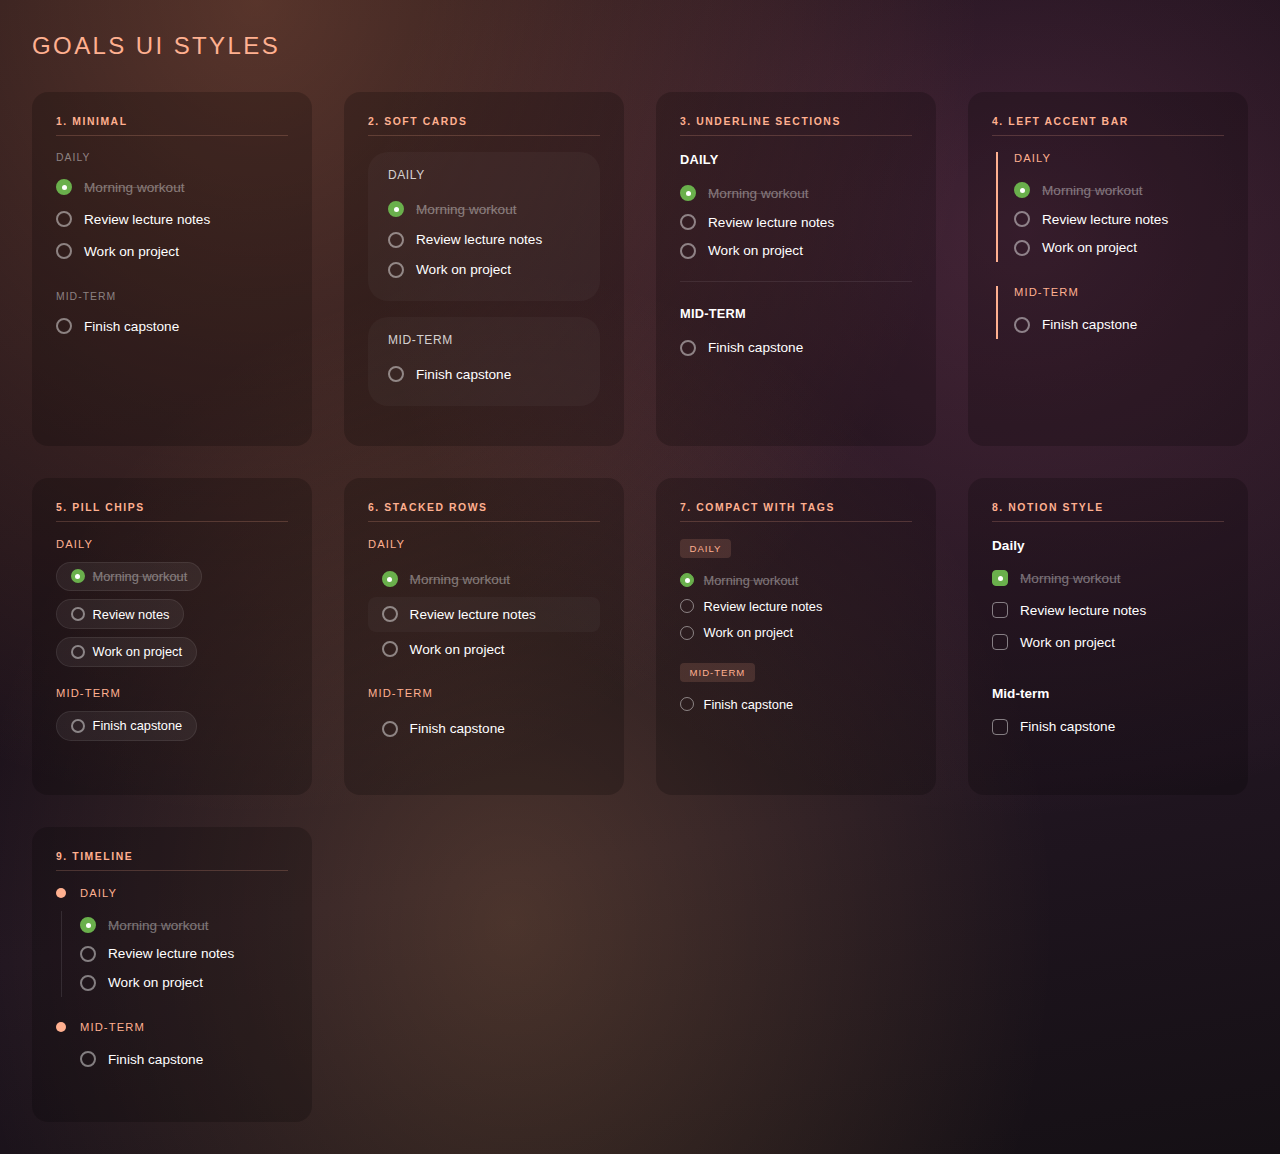
<file: goals-styles-demo.html>
<!DOCTYPE html>
<html lang="en">
<head>
    <meta charset="UTF-8">
    <meta name="viewport" content="width=device-width, initial-scale=1.0">
    <title>Goals Styles Demo - 0500</title>
    <link rel="preconnect" href="https://fonts.googleapis.com">
    <link rel="preconnect" href="https://fonts.gstatic.com" crossorigin>
    <link href="https://fonts.googleapis.com/css2?family=Orbitron:wght@400;500&family=Inter:wght@200;300;400;500;600&display=swap" rel="stylesheet">
    <style>
        :root {
            --bg-gradient:
                radial-gradient(ellipse at 20% 0%, rgba(255, 150, 100, 0.3) 0%, transparent 50%),
                radial-gradient(ellipse at 80% 20%, rgba(200, 100, 150, 0.25) 0%, transparent 45%),
                radial-gradient(ellipse at 40% 80%, rgba(255, 180, 100, 0.2) 0%, transparent 50%),
                linear-gradient(170deg, #0f0a12 0%, #1a1018 40%, #201520 70%, #151015 100%);
            --card-bg: rgba(255, 255, 255, 0.05);
            --card-bg-hover: rgba(255, 255, 255, 0.08);
            --card-border: rgba(255, 180, 150, 0.15);
            --text-primary: #ffffff;
            --text-secondary: rgba(255, 255, 255, 0.8);
            --text-muted: rgba(255, 255, 255, 0.45);
            --accent: #ffb090;
            --accent-soft: rgba(255, 176, 144, 0.15);
            --check-green: #6ab04c;
        }

        * {
            margin: 0;
            padding: 0;
            box-sizing: border-box;
        }

        body {
            font-family: 'Inter', sans-serif;
            background: var(--bg-gradient);
            min-height: 100vh;
            color: var(--text-primary);
            padding: 2rem;
        }

        h1 {
            font-family: 'Inter', sans-serif;
            font-weight: 300;
            font-size: 1.5rem;
            margin-bottom: 2rem;
            color: var(--accent);
            letter-spacing: 0.1em;
        }

        .demo-grid {
            display: grid;
            grid-template-columns: repeat(auto-fit, minmax(280px, 1fr));
            gap: 2rem;
            max-width: 1400px;
        }

        .demo-card {
            padding: 1.5rem;
            border-radius: 16px;
            background: rgba(0, 0, 0, 0.2);
        }

        .demo-label {
            font-size: 0.65rem;
            font-weight: 600;
            letter-spacing: 0.15em;
            text-transform: uppercase;
            color: var(--accent);
            margin-bottom: 1rem;
            padding-bottom: 0.5rem;
            border-bottom: 1px solid rgba(255, 176, 144, 0.2);
        }

        /* Shared goal item styles */
        .goal-checkbox {
            width: 16px;
            height: 16px;
            border: 2px solid var(--text-muted);
            border-radius: 50%;
            flex-shrink: 0;
            display: flex;
            align-items: center;
            justify-content: center;
            cursor: pointer;
            transition: all 0.2s ease;
        }

        .goal-checkbox.checked {
            background: var(--check-green);
            border-color: var(--check-green);
        }

        .goal-checkbox.checked::after {
            content: '';
            width: 5px;
            height: 5px;
            background: white;
            border-radius: 50%;
        }

        .goal-text {
            font-size: 0.85rem;
            color: var(--text-primary);
        }

        .goal-text.checked {
            opacity: 0.4;
            text-decoration: line-through;
            text-decoration-color: var(--text-muted);
        }

        .section-title {
            font-size: 0.7rem;
            font-weight: 500;
            letter-spacing: 0.1em;
            text-transform: uppercase;
            color: var(--accent);
            margin-bottom: 0.75rem;
        }

        /* ============================================
           STYLE 1: MINIMAL (no boxes, just spacing)
           ============================================ */
        .style-minimal .goal-section {
            margin-bottom: 1.5rem;
        }

        .style-minimal .goal-item {
            display: flex;
            align-items: center;
            gap: 0.75rem;
            padding: 0.5rem 0;
        }

        .style-minimal .section-title {
            color: var(--text-muted);
            font-weight: 400;
            font-size: 0.65rem;
            margin-bottom: 0.5rem;
        }

        /* ============================================
           STYLE 2: SOFT CARDS (rounded, gentle)
           ============================================ */
        .style-soft .goal-section {
            background: rgba(255, 255, 255, 0.03);
            border-radius: 20px;
            padding: 1rem 1.25rem;
            margin-bottom: 1rem;
        }

        .style-soft .goal-item {
            display: flex;
            align-items: center;
            gap: 0.75rem;
            padding: 0.45rem 0;
        }

        .style-soft .section-title {
            font-family: 'Inter', sans-serif;
            font-weight: 500;
            color: var(--text-secondary);
            font-size: 0.75rem;
            letter-spacing: 0.05em;
        }

        /* ============================================
           STYLE 3: UNDERLINE SECTIONS
           ============================================ */
        .style-underline .goal-section {
            margin-bottom: 1.5rem;
            padding-bottom: 1rem;
            border-bottom: 1px solid rgba(255, 255, 255, 0.08);
        }

        .style-underline .goal-section:last-child {
            border-bottom: none;
        }

        .style-underline .section-title {
            font-family: 'Inter', sans-serif;
            font-weight: 600;
            font-size: 0.8rem;
            letter-spacing: 0.02em;
            color: var(--text-primary);
            margin-bottom: 0.75rem;
        }

        .style-underline .goal-item {
            display: flex;
            align-items: center;
            gap: 0.75rem;
            padding: 0.4rem 0;
        }

        /* ============================================
           STYLE 4: LEFT ACCENT BAR
           ============================================ */
        .style-accent-bar .goal-section {
            border-left: 2px solid var(--accent);
            padding-left: 1rem;
            margin-bottom: 1.5rem;
            margin-left: 0.25rem;
        }

        .style-accent-bar .goal-item {
            display: flex;
            align-items: center;
            gap: 0.75rem;
            padding: 0.4rem 0;
        }

        .style-accent-bar .section-title {
            font-weight: 500;
            color: var(--accent);
        }

        /* ============================================
           STYLE 5: PILL CHIPS
           ============================================ */
        .style-pills .goal-section {
            margin-bottom: 1.25rem;
        }

        .style-pills .goals-list {
            display: flex;
            flex-wrap: wrap;
            gap: 0.5rem;
        }

        .style-pills .goal-item {
            display: flex;
            align-items: center;
            gap: 0.5rem;
            padding: 0.4rem 0.85rem;
            background: rgba(255, 255, 255, 0.06);
            border-radius: 20px;
            border: 1px solid rgba(255, 255, 255, 0.08);
            transition: all 0.2s ease;
        }

        .style-pills .goal-item:hover {
            background: rgba(255, 255, 255, 0.1);
        }

        .style-pills .goal-checkbox {
            width: 14px;
            height: 14px;
        }

        .style-pills .goal-text {
            font-size: 0.8rem;
        }

        /* ============================================
           STYLE 6: STACKED ROWS (alternating)
           ============================================ */
        .style-rows .goal-section {
            margin-bottom: 1.25rem;
        }

        .style-rows .goal-item {
            display: flex;
            align-items: center;
            gap: 0.75rem;
            padding: 0.6rem 0.85rem;
            border-radius: 8px;
            transition: background 0.2s ease;
        }

        .style-rows .goal-item:nth-child(odd) {
            background: rgba(255, 255, 255, 0.03);
        }

        .style-rows .goal-item:hover {
            background: rgba(255, 255, 255, 0.07);
        }

        /* ============================================
           STYLE 7: COMPACT LIST
           ============================================ */
        .style-compact .goal-section {
            margin-bottom: 1rem;
        }

        .style-compact .section-title {
            display: inline-block;
            background: var(--accent-soft);
            color: var(--accent);
            padding: 0.25rem 0.6rem;
            border-radius: 4px;
            font-size: 0.6rem;
            margin-bottom: 0.6rem;
        }

        .style-compact .goal-item {
            display: flex;
            align-items: center;
            gap: 0.6rem;
            padding: 0.35rem 0;
        }

        .style-compact .goal-text {
            font-size: 0.8rem;
        }

        .style-compact .goal-checkbox {
            width: 14px;
            height: 14px;
            border-width: 1.5px;
        }

        /* ============================================
           STYLE 8: NOTION-STYLE (clean, spacious)
           ============================================ */
        .style-notion .goal-section {
            margin-bottom: 1.75rem;
        }

        .style-notion .section-title {
            font-family: 'Inter', sans-serif;
            font-weight: 600;
            font-size: 0.85rem;
            letter-spacing: 0;
            text-transform: none;
            color: var(--text-primary);
            margin-bottom: 0.6rem;
        }

        .style-notion .goal-item {
            display: flex;
            align-items: center;
            gap: 0.75rem;
            padding: 0.5rem 0.5rem;
            margin: 0 -0.5rem;
            border-radius: 6px;
            transition: background 0.15s ease;
        }

        .style-notion .goal-item:hover {
            background: rgba(255, 255, 255, 0.05);
        }

        .style-notion .goal-checkbox {
            border-radius: 4px;
            border-width: 1.5px;
        }

        /* ============================================
           STYLE 9: TIMELINE DOT
           ============================================ */
        .style-timeline .goal-section {
            margin-bottom: 1.5rem;
            position: relative;
            padding-left: 1.5rem;
        }

        .style-timeline .goal-section::before {
            content: '';
            position: absolute;
            left: 5px;
            top: 1.5rem;
            bottom: 0;
            width: 1px;
            background: rgba(255, 255, 255, 0.1);
        }

        .style-timeline .goal-section:last-child::before {
            display: none;
        }

        .style-timeline .section-title {
            position: relative;
        }

        .style-timeline .section-title::before {
            content: '';
            position: absolute;
            left: -1.5rem;
            top: 50%;
            transform: translateY(-50%);
            width: 10px;
            height: 10px;
            background: var(--accent);
            border-radius: 50%;
        }

        .style-timeline .goal-item {
            display: flex;
            align-items: center;
            gap: 0.75rem;
            padding: 0.4rem 0;
        }
    </style>
</head>
<body>
    <h1>GOALS UI STYLES</h1>

    <div class="demo-grid">
        <!-- Style 1: Minimal -->
        <div class="demo-card">
            <div class="demo-label">1. Minimal</div>
            <div class="style-minimal">
                <div class="goal-section">
                    <div class="section-title">Daily</div>
                    <div class="goal-item">
                        <div class="goal-checkbox checked"></div>
                        <span class="goal-text checked">Morning workout</span>
                    </div>
                    <div class="goal-item">
                        <div class="goal-checkbox"></div>
                        <span class="goal-text">Review lecture notes</span>
                    </div>
                    <div class="goal-item">
                        <div class="goal-checkbox"></div>
                        <span class="goal-text">Work on project</span>
                    </div>
                </div>
                <div class="goal-section">
                    <div class="section-title">Mid-term</div>
                    <div class="goal-item">
                        <div class="goal-checkbox"></div>
                        <span class="goal-text">Finish capstone</span>
                    </div>
                </div>
            </div>
        </div>

        <!-- Style 2: Soft Cards -->
        <div class="demo-card">
            <div class="demo-label">2. Soft Cards</div>
            <div class="style-soft">
                <div class="goal-section">
                    <div class="section-title">Daily</div>
                    <div class="goal-item">
                        <div class="goal-checkbox checked"></div>
                        <span class="goal-text checked">Morning workout</span>
                    </div>
                    <div class="goal-item">
                        <div class="goal-checkbox"></div>
                        <span class="goal-text">Review lecture notes</span>
                    </div>
                    <div class="goal-item">
                        <div class="goal-checkbox"></div>
                        <span class="goal-text">Work on project</span>
                    </div>
                </div>
                <div class="goal-section">
                    <div class="section-title">Mid-term</div>
                    <div class="goal-item">
                        <div class="goal-checkbox"></div>
                        <span class="goal-text">Finish capstone</span>
                    </div>
                </div>
            </div>
        </div>

        <!-- Style 3: Underline Sections -->
        <div class="demo-card">
            <div class="demo-label">3. Underline Sections</div>
            <div class="style-underline">
                <div class="goal-section">
                    <div class="section-title">Daily</div>
                    <div class="goal-item">
                        <div class="goal-checkbox checked"></div>
                        <span class="goal-text checked">Morning workout</span>
                    </div>
                    <div class="goal-item">
                        <div class="goal-checkbox"></div>
                        <span class="goal-text">Review lecture notes</span>
                    </div>
                    <div class="goal-item">
                        <div class="goal-checkbox"></div>
                        <span class="goal-text">Work on project</span>
                    </div>
                </div>
                <div class="goal-section">
                    <div class="section-title">Mid-term</div>
                    <div class="goal-item">
                        <div class="goal-checkbox"></div>
                        <span class="goal-text">Finish capstone</span>
                    </div>
                </div>
            </div>
        </div>

        <!-- Style 4: Left Accent Bar -->
        <div class="demo-card">
            <div class="demo-label">4. Left Accent Bar</div>
            <div class="style-accent-bar">
                <div class="goal-section">
                    <div class="section-title">Daily</div>
                    <div class="goal-item">
                        <div class="goal-checkbox checked"></div>
                        <span class="goal-text checked">Morning workout</span>
                    </div>
                    <div class="goal-item">
                        <div class="goal-checkbox"></div>
                        <span class="goal-text">Review lecture notes</span>
                    </div>
                    <div class="goal-item">
                        <div class="goal-checkbox"></div>
                        <span class="goal-text">Work on project</span>
                    </div>
                </div>
                <div class="goal-section">
                    <div class="section-title">Mid-term</div>
                    <div class="goal-item">
                        <div class="goal-checkbox"></div>
                        <span class="goal-text">Finish capstone</span>
                    </div>
                </div>
            </div>
        </div>

        <!-- Style 5: Pill Chips -->
        <div class="demo-card">
            <div class="demo-label">5. Pill Chips</div>
            <div class="style-pills">
                <div class="goal-section">
                    <div class="section-title">Daily</div>
                    <div class="goals-list">
                        <div class="goal-item">
                            <div class="goal-checkbox checked"></div>
                            <span class="goal-text checked">Morning workout</span>
                        </div>
                        <div class="goal-item">
                            <div class="goal-checkbox"></div>
                            <span class="goal-text">Review notes</span>
                        </div>
                        <div class="goal-item">
                            <div class="goal-checkbox"></div>
                            <span class="goal-text">Work on project</span>
                        </div>
                    </div>
                </div>
                <div class="goal-section">
                    <div class="section-title">Mid-term</div>
                    <div class="goals-list">
                        <div class="goal-item">
                            <div class="goal-checkbox"></div>
                            <span class="goal-text">Finish capstone</span>
                        </div>
                    </div>
                </div>
            </div>
        </div>

        <!-- Style 6: Stacked Rows -->
        <div class="demo-card">
            <div class="demo-label">6. Stacked Rows</div>
            <div class="style-rows">
                <div class="goal-section">
                    <div class="section-title">Daily</div>
                    <div class="goal-item">
                        <div class="goal-checkbox checked"></div>
                        <span class="goal-text checked">Morning workout</span>
                    </div>
                    <div class="goal-item">
                        <div class="goal-checkbox"></div>
                        <span class="goal-text">Review lecture notes</span>
                    </div>
                    <div class="goal-item">
                        <div class="goal-checkbox"></div>
                        <span class="goal-text">Work on project</span>
                    </div>
                </div>
                <div class="goal-section">
                    <div class="section-title">Mid-term</div>
                    <div class="goal-item">
                        <div class="goal-checkbox"></div>
                        <span class="goal-text">Finish capstone</span>
                    </div>
                </div>
            </div>
        </div>

        <!-- Style 7: Compact List -->
        <div class="demo-card">
            <div class="demo-label">7. Compact with Tags</div>
            <div class="style-compact">
                <div class="goal-section">
                    <div class="section-title">Daily</div>
                    <div class="goal-item">
                        <div class="goal-checkbox checked"></div>
                        <span class="goal-text checked">Morning workout</span>
                    </div>
                    <div class="goal-item">
                        <div class="goal-checkbox"></div>
                        <span class="goal-text">Review lecture notes</span>
                    </div>
                    <div class="goal-item">
                        <div class="goal-checkbox"></div>
                        <span class="goal-text">Work on project</span>
                    </div>
                </div>
                <div class="goal-section">
                    <div class="section-title">Mid-term</div>
                    <div class="goal-item">
                        <div class="goal-checkbox"></div>
                        <span class="goal-text">Finish capstone</span>
                    </div>
                </div>
            </div>
        </div>

        <!-- Style 8: Notion-style -->
        <div class="demo-card">
            <div class="demo-label">8. Notion Style</div>
            <div class="style-notion">
                <div class="goal-section">
                    <div class="section-title">Daily</div>
                    <div class="goal-item">
                        <div class="goal-checkbox checked"></div>
                        <span class="goal-text checked">Morning workout</span>
                    </div>
                    <div class="goal-item">
                        <div class="goal-checkbox"></div>
                        <span class="goal-text">Review lecture notes</span>
                    </div>
                    <div class="goal-item">
                        <div class="goal-checkbox"></div>
                        <span class="goal-text">Work on project</span>
                    </div>
                </div>
                <div class="goal-section">
                    <div class="section-title">Mid-term</div>
                    <div class="goal-item">
                        <div class="goal-checkbox"></div>
                        <span class="goal-text">Finish capstone</span>
                    </div>
                </div>
            </div>
        </div>

        <!-- Style 9: Timeline -->
        <div class="demo-card">
            <div class="demo-label">9. Timeline</div>
            <div class="style-timeline">
                <div class="goal-section">
                    <div class="section-title">Daily</div>
                    <div class="goal-item">
                        <div class="goal-checkbox checked"></div>
                        <span class="goal-text checked">Morning workout</span>
                    </div>
                    <div class="goal-item">
                        <div class="goal-checkbox"></div>
                        <span class="goal-text">Review lecture notes</span>
                    </div>
                    <div class="goal-item">
                        <div class="goal-checkbox"></div>
                        <span class="goal-text">Work on project</span>
                    </div>
                </div>
                <div class="goal-section">
                    <div class="section-title">Mid-term</div>
                    <div class="goal-item">
                        <div class="goal-checkbox"></div>
                        <span class="goal-text">Finish capstone</span>
                    </div>
                </div>
            </div>
        </div>
    </div>
</body>
</html>
</file>
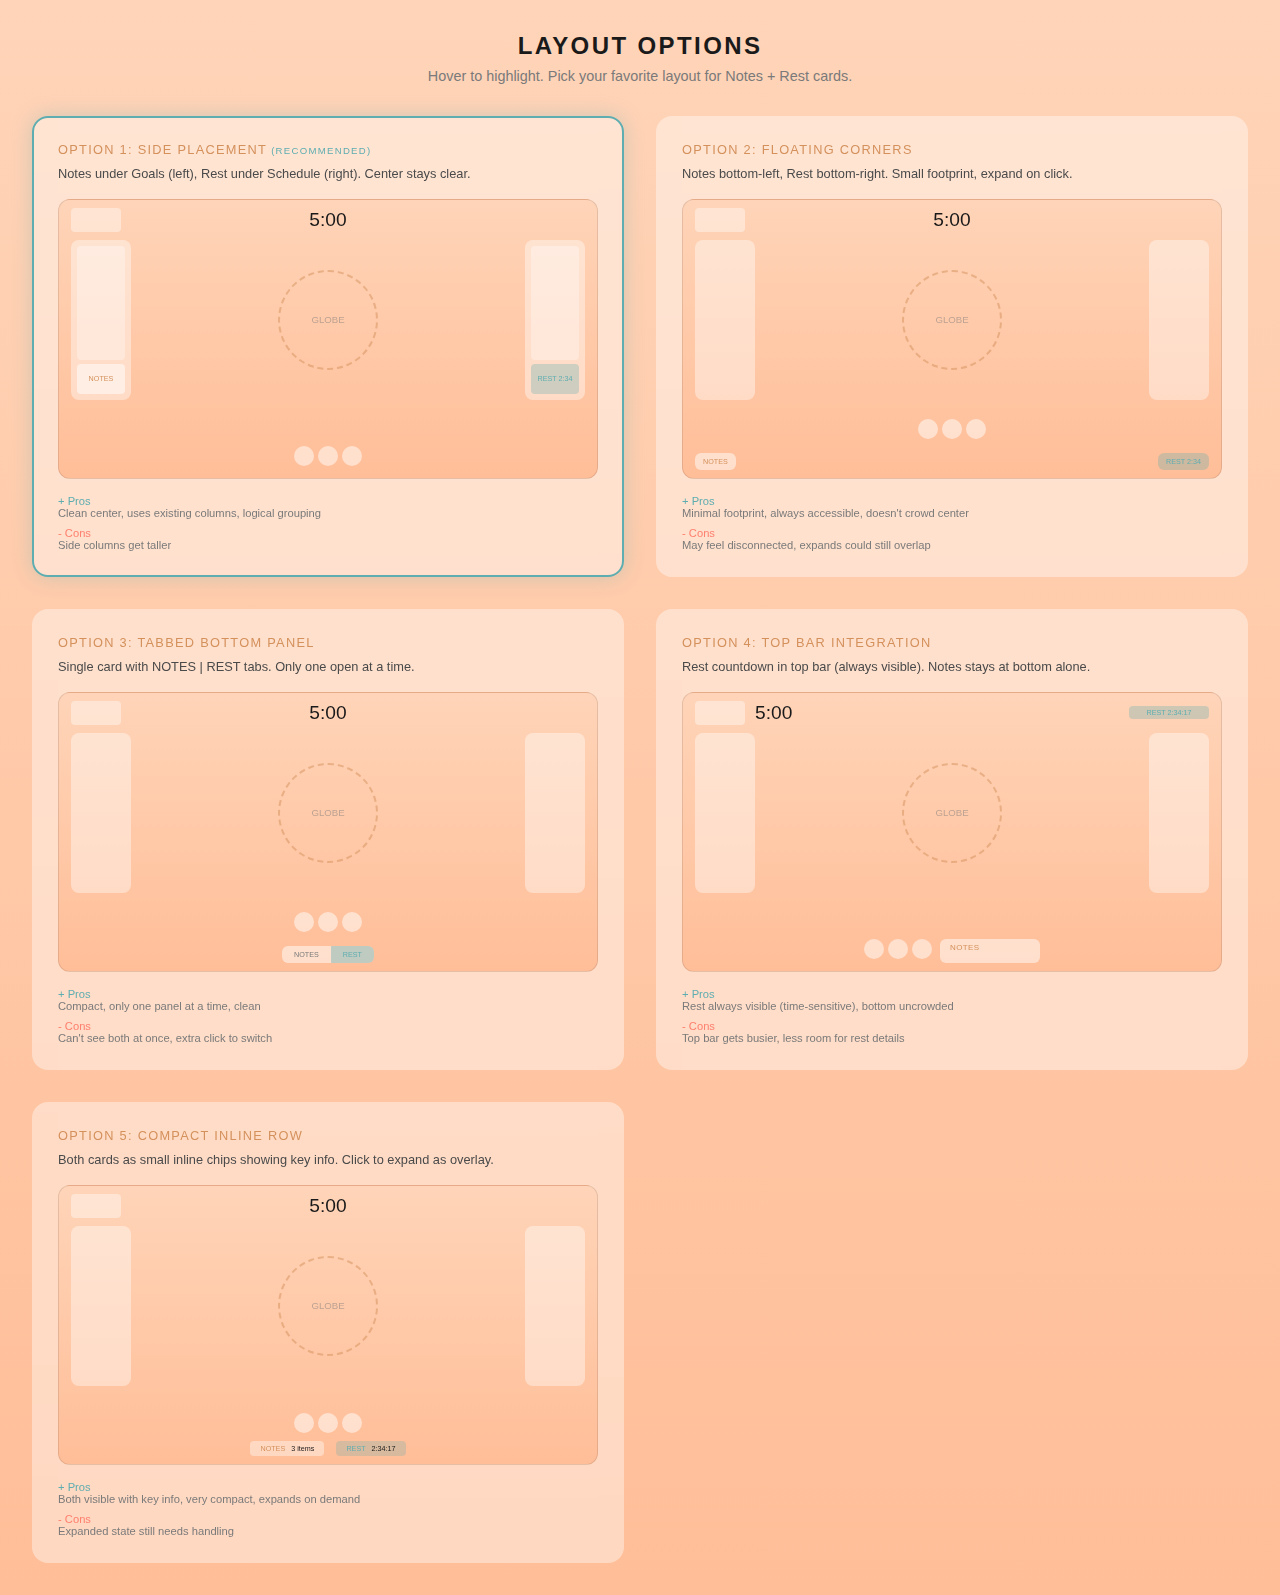
<file: layout-demo.html>
<!DOCTYPE html>
<html lang="en">
<head>
    <meta charset="UTF-8">
    <meta name="viewport" content="width=device-width, initial-scale=1.0">
    <title>Layout Options Demo</title>
    <link rel="preconnect" href="https://fonts.googleapis.com">
    <link rel="preconnect" href="https://fonts.gstatic.com" crossorigin>
    <link href="https://fonts.googleapis.com/css2?family=Orbitron:wght@400;500&family=Inter:wght@200;300;400;500&display=swap" rel="stylesheet">
    <style>
        * {
            margin: 0;
            padding: 0;
            box-sizing: border-box;
        }

        :root {
            --orange-400: #fb923c;
            --coral: #ff7f6e;
            --teal: #5eadb0;
            --hud-amber: #d4915c;
            --text-primary: #1a1a1a;
            --text-secondary: #4a4a4a;
            --text-muted: #7a7a7a;
        }

        body {
            font-family: 'Inter', sans-serif;
            background: linear-gradient(180deg, #ffd4b8 0%, #ffc9a8 50%, #ffbe98 100%);
            min-height: 100vh;
            padding: 2rem;
        }

        h1 {
            font-family: 'Orbitron', sans-serif;
            text-align: center;
            color: var(--text-primary);
            margin-bottom: 0.5rem;
            font-size: 1.5rem;
            letter-spacing: 0.1em;
        }

        .subtitle {
            text-align: center;
            color: var(--text-muted);
            margin-bottom: 2rem;
            font-size: 0.9rem;
        }

        .options-grid {
            display: grid;
            grid-template-columns: repeat(2, 1fr);
            gap: 2rem;
            max-width: 1400px;
            margin: 0 auto;
        }

        .option {
            background: rgba(255, 255, 255, 0.4);
            backdrop-filter: blur(10px);
            border-radius: 16px;
            padding: 1.5rem;
            border: 2px solid transparent;
            transition: all 0.3s ease;
        }

        .option:hover {
            border-color: var(--hud-amber);
            transform: translateY(-4px);
        }

        .option-title {
            font-family: 'Orbitron', sans-serif;
            font-size: 0.8rem;
            letter-spacing: 0.1em;
            color: var(--hud-amber);
            margin-bottom: 0.5rem;
        }

        .option-desc {
            font-size: 0.8rem;
            color: var(--text-secondary);
            margin-bottom: 1rem;
            line-height: 1.4;
        }

        /* Mini dashboard mockups */
        .mockup {
            background: linear-gradient(180deg, #ffd4b8 0%, #ffbe98 100%);
            border-radius: 12px;
            height: 280px;
            position: relative;
            overflow: hidden;
            border: 1px solid rgba(0,0,0,0.1);
        }

        .mock-topbar {
            height: 40px;
            display: flex;
            justify-content: space-between;
            align-items: center;
            padding: 0 12px;
        }

        .mock-weather {
            width: 50px;
            height: 24px;
            background: rgba(255,255,255,0.4);
            border-radius: 4px;
        }

        .mock-clock {
            font-family: 'Inter', sans-serif;
            font-size: 1.2rem;
            font-weight: 200;
            color: var(--text-primary);
        }

        .mock-main {
            display: grid;
            grid-template-columns: 60px 1fr 60px;
            gap: 8px;
            padding: 0 12px;
            height: 160px;
        }

        .mock-goals {
            background: rgba(255,255,255,0.4);
            border-radius: 8px;
            padding: 6px;
        }

        .mock-globe-area {
            display: flex;
            align-items: center;
            justify-content: center;
            position: relative;
        }

        .mock-globe {
            width: 100px;
            height: 100px;
            border: 2px dashed var(--hud-amber);
            border-radius: 50%;
            opacity: 0.5;
            display: flex;
            align-items: center;
            justify-content: center;
            font-size: 0.6rem;
            color: var(--text-muted);
        }

        .mock-schedule {
            background: rgba(255,255,255,0.4);
            border-radius: 8px;
            padding: 6px;
        }

        .mock-bottom {
            position: absolute;
            bottom: 8px;
            left: 12px;
            right: 12px;
            display: flex;
            justify-content: center;
            gap: 8px;
        }

        .mock-card {
            background: rgba(255,255,255,0.5);
            border-radius: 6px;
            padding: 4px 10px;
            font-family: 'Orbitron', sans-serif;
            font-size: 0.5rem;
            letter-spacing: 0.05em;
            color: var(--hud-amber);
        }

        .mock-card.rest {
            background: rgba(94, 173, 176, 0.3);
        }

        .mock-card.notes {
            background: rgba(255,255,255,0.5);
        }

        .mock-timer {
            display: flex;
            gap: 4px;
            justify-content: center;
            margin-bottom: 4px;
        }

        .mock-timer-btn {
            width: 20px;
            height: 20px;
            background: rgba(255,255,255,0.5);
            border-radius: 50%;
        }

        /* Option 1: Side placement */
        .opt1 .mock-goals {
            display: flex;
            flex-direction: column;
            gap: 4px;
        }

        .opt1 .mock-goals-inner {
            flex: 1;
            background: rgba(255,255,255,0.3);
            border-radius: 4px;
        }

        .opt1 .mock-notes-side {
            height: 30px;
            background: rgba(255,255,255,0.5);
            border-radius: 4px;
            display: flex;
            align-items: center;
            justify-content: center;
            font-size: 0.45rem;
            color: var(--hud-amber);
            font-family: 'Orbitron', sans-serif;
        }

        .opt1 .mock-schedule {
            display: flex;
            flex-direction: column;
            gap: 4px;
        }

        .opt1 .mock-schedule-inner {
            flex: 1;
            background: rgba(255,255,255,0.3);
            border-radius: 4px;
        }

        .opt1 .mock-rest-side {
            height: 30px;
            background: rgba(94, 173, 176, 0.3);
            border-radius: 4px;
            display: flex;
            align-items: center;
            justify-content: center;
            font-size: 0.45rem;
            color: var(--teal);
            font-family: 'Orbitron', sans-serif;
        }

        .opt1 .mock-bottom {
            justify-content: center;
        }

        /* Option 2: Floating corners */
        .opt2 .mock-notes-corner {
            position: absolute;
            bottom: 8px;
            left: 12px;
            background: rgba(255,255,255,0.5);
            border-radius: 6px;
            padding: 4px 8px;
            font-size: 0.45rem;
            color: var(--hud-amber);
            font-family: 'Orbitron', sans-serif;
        }

        .opt2 .mock-rest-corner {
            position: absolute;
            bottom: 8px;
            right: 12px;
            background: rgba(94, 173, 176, 0.3);
            border-radius: 6px;
            padding: 4px 8px;
            font-size: 0.45rem;
            color: var(--teal);
            font-family: 'Orbitron', sans-serif;
        }

        .opt2 .mock-bottom {
            bottom: 35px;
        }

        /* Option 3: Tabbed */
        .opt3 .mock-tabbed {
            position: absolute;
            bottom: 8px;
            left: 50%;
            transform: translateX(-50%);
            background: rgba(255,255,255,0.5);
            border-radius: 6px;
            overflow: hidden;
            display: flex;
        }

        .opt3 .mock-tab {
            padding: 4px 12px;
            font-size: 0.45rem;
            font-family: 'Orbitron', sans-serif;
            color: var(--text-muted);
        }

        .opt3 .mock-tab.active {
            background: rgba(94, 173, 176, 0.4);
            color: var(--teal);
        }

        .opt3 .mock-bottom {
            bottom: 35px;
        }

        /* Option 4: Top bar integration */
        .opt4 .mock-topbar {
            display: grid;
            grid-template-columns: 60px 1fr 80px;
            align-items: center;
        }

        .opt4 .mock-rest-top {
            background: rgba(94, 173, 176, 0.3);
            border-radius: 4px;
            padding: 2px 6px;
            font-size: 0.45rem;
            font-family: 'Orbitron', sans-serif;
            color: var(--teal);
            text-align: center;
        }

        .opt4 .mock-bottom .mock-card {
            width: 100px;
        }

        /* Option 5: Compact collapsed */
        .opt5 .mock-bottom {
            flex-direction: column;
            align-items: center;
            gap: 4px;
        }

        .opt5 .mock-compact-row {
            display: flex;
            gap: 12px;
        }

        .opt5 .mock-compact {
            background: rgba(255,255,255,0.4);
            border-radius: 4px;
            padding: 3px 10px;
            font-size: 0.45rem;
            font-family: 'Orbitron', sans-serif;
            display: flex;
            gap: 6px;
            align-items: center;
        }

        .opt5 .mock-compact .label {
            color: var(--hud-amber);
        }

        .opt5 .mock-compact .value {
            color: var(--text-primary);
            font-family: 'Inter', sans-serif;
        }

        .opt5 .mock-compact.rest {
            background: rgba(94, 173, 176, 0.25);
        }

        .opt5 .mock-compact.rest .label {
            color: var(--teal);
        }

        .pros-cons {
            margin-top: 1rem;
            font-size: 0.7rem;
        }

        .pros-cons dt {
            color: var(--teal);
            font-weight: 500;
            margin-top: 0.5rem;
        }

        .pros-cons dd {
            color: var(--text-muted);
            margin-left: 0;
        }

        .pros-cons .con dt {
            color: var(--coral);
        }

        .recommended {
            border-color: var(--teal);
            box-shadow: 0 0 20px rgba(94, 173, 176, 0.3);
        }

        .recommended .option-title::after {
            content: ' (RECOMMENDED)';
            color: var(--teal);
            font-size: 0.6rem;
        }
    </style>
</head>
<body>
    <h1>LAYOUT OPTIONS</h1>
    <p class="subtitle">Hover to highlight. Pick your favorite layout for Notes + Rest cards.</p>

    <div class="options-grid">
        <!-- Option 1: Side Placement -->
        <div class="option recommended">
            <div class="option-title">OPTION 1: SIDE PLACEMENT</div>
            <div class="option-desc">Notes under Goals (left), Rest under Schedule (right). Center stays clear.</div>
            <div class="mockup opt1">
                <div class="mock-topbar">
                    <div class="mock-weather"></div>
                    <div class="mock-clock">5:00</div>
                    <div style="width: 50px;"></div>
                </div>
                <div class="mock-main">
                    <div class="mock-goals">
                        <div class="mock-goals-inner"></div>
                        <div class="mock-notes-side">NOTES</div>
                    </div>
                    <div class="mock-globe-area">
                        <div class="mock-globe">GLOBE</div>
                    </div>
                    <div class="mock-schedule">
                        <div class="mock-schedule-inner"></div>
                        <div class="mock-rest-side">REST 2:34</div>
                    </div>
                </div>
                <div class="mock-bottom">
                    <div class="mock-timer">
                        <div class="mock-timer-btn"></div>
                        <div class="mock-timer-btn"></div>
                        <div class="mock-timer-btn"></div>
                    </div>
                </div>
            </div>
            <dl class="pros-cons">
                <dt>+ Pros</dt>
                <dd>Clean center, uses existing columns, logical grouping</dd>
                <div class="con">
                    <dt>- Cons</dt>
                    <dd>Side columns get taller</dd>
                </div>
            </dl>
        </div>

        <!-- Option 2: Floating Corners -->
        <div class="option">
            <div class="option-title">OPTION 2: FLOATING CORNERS</div>
            <div class="option-desc">Notes bottom-left, Rest bottom-right. Small footprint, expand on click.</div>
            <div class="mockup opt2">
                <div class="mock-topbar">
                    <div class="mock-weather"></div>
                    <div class="mock-clock">5:00</div>
                    <div style="width: 50px;"></div>
                </div>
                <div class="mock-main">
                    <div class="mock-goals"></div>
                    <div class="mock-globe-area">
                        <div class="mock-globe">GLOBE</div>
                    </div>
                    <div class="mock-schedule"></div>
                </div>
                <div class="mock-bottom">
                    <div class="mock-timer">
                        <div class="mock-timer-btn"></div>
                        <div class="mock-timer-btn"></div>
                        <div class="mock-timer-btn"></div>
                    </div>
                </div>
                <div class="mock-notes-corner">NOTES</div>
                <div class="mock-rest-corner">REST 2:34</div>
            </div>
            <dl class="pros-cons">
                <dt>+ Pros</dt>
                <dd>Minimal footprint, always accessible, doesn't crowd center</dd>
                <div class="con">
                    <dt>- Cons</dt>
                    <dd>May feel disconnected, expands could still overlap</dd>
                </div>
            </dl>
        </div>

        <!-- Option 3: Tabbed -->
        <div class="option">
            <div class="option-title">OPTION 3: TABBED BOTTOM PANEL</div>
            <div class="option-desc">Single card with NOTES | REST tabs. Only one open at a time.</div>
            <div class="mockup opt3">
                <div class="mock-topbar">
                    <div class="mock-weather"></div>
                    <div class="mock-clock">5:00</div>
                    <div style="width: 50px;"></div>
                </div>
                <div class="mock-main">
                    <div class="mock-goals"></div>
                    <div class="mock-globe-area">
                        <div class="mock-globe">GLOBE</div>
                    </div>
                    <div class="mock-schedule"></div>
                </div>
                <div class="mock-bottom">
                    <div class="mock-timer">
                        <div class="mock-timer-btn"></div>
                        <div class="mock-timer-btn"></div>
                        <div class="mock-timer-btn"></div>
                    </div>
                </div>
                <div class="mock-tabbed">
                    <div class="mock-tab">NOTES</div>
                    <div class="mock-tab active">REST</div>
                </div>
            </div>
            <dl class="pros-cons">
                <dt>+ Pros</dt>
                <dd>Compact, only one panel at a time, clean</dd>
                <div class="con">
                    <dt>- Cons</dt>
                    <dd>Can't see both at once, extra click to switch</dd>
                </div>
            </dl>
        </div>

        <!-- Option 4: Top Bar -->
        <div class="option">
            <div class="option-title">OPTION 4: TOP BAR INTEGRATION</div>
            <div class="option-desc">Rest countdown in top bar (always visible). Notes stays at bottom alone.</div>
            <div class="mockup opt4">
                <div class="mock-topbar">
                    <div class="mock-weather"></div>
                    <div class="mock-clock">5:00</div>
                    <div class="mock-rest-top">REST 2:34:17</div>
                </div>
                <div class="mock-main">
                    <div class="mock-goals"></div>
                    <div class="mock-globe-area">
                        <div class="mock-globe">GLOBE</div>
                    </div>
                    <div class="mock-schedule"></div>
                </div>
                <div class="mock-bottom">
                    <div class="mock-timer">
                        <div class="mock-timer-btn"></div>
                        <div class="mock-timer-btn"></div>
                        <div class="mock-timer-btn"></div>
                    </div>
                    <div class="mock-card notes">NOTES</div>
                </div>
            </div>
            <dl class="pros-cons">
                <dt>+ Pros</dt>
                <dd>Rest always visible (time-sensitive), bottom uncrowded</dd>
                <div class="con">
                    <dt>- Cons</dt>
                    <dd>Top bar gets busier, less room for rest details</dd>
                </div>
            </dl>
        </div>

        <!-- Option 5: Compact Inline -->
        <div class="option">
            <div class="option-title">OPTION 5: COMPACT INLINE ROW</div>
            <div class="option-desc">Both cards as small inline chips showing key info. Click to expand as overlay.</div>
            <div class="mockup opt5">
                <div class="mock-topbar">
                    <div class="mock-weather"></div>
                    <div class="mock-clock">5:00</div>
                    <div style="width: 50px;"></div>
                </div>
                <div class="mock-main">
                    <div class="mock-goals"></div>
                    <div class="mock-globe-area">
                        <div class="mock-globe">GLOBE</div>
                    </div>
                    <div class="mock-schedule"></div>
                </div>
                <div class="mock-bottom">
                    <div class="mock-timer">
                        <div class="mock-timer-btn"></div>
                        <div class="mock-timer-btn"></div>
                        <div class="mock-timer-btn"></div>
                    </div>
                    <div class="mock-compact-row">
                        <div class="mock-compact">
                            <span class="label">NOTES</span>
                            <span class="value">3 items</span>
                        </div>
                        <div class="mock-compact rest">
                            <span class="label">REST</span>
                            <span class="value">2:34:17</span>
                        </div>
                    </div>
                </div>
            </div>
            <dl class="pros-cons">
                <dt>+ Pros</dt>
                <dd>Both visible with key info, very compact, expands on demand</dd>
                <div class="con">
                    <dt>- Cons</dt>
                    <dd>Expanded state still needs handling</dd>
                </div>
            </dl>
        </div>
    </div>
</body>
</html>
</file>
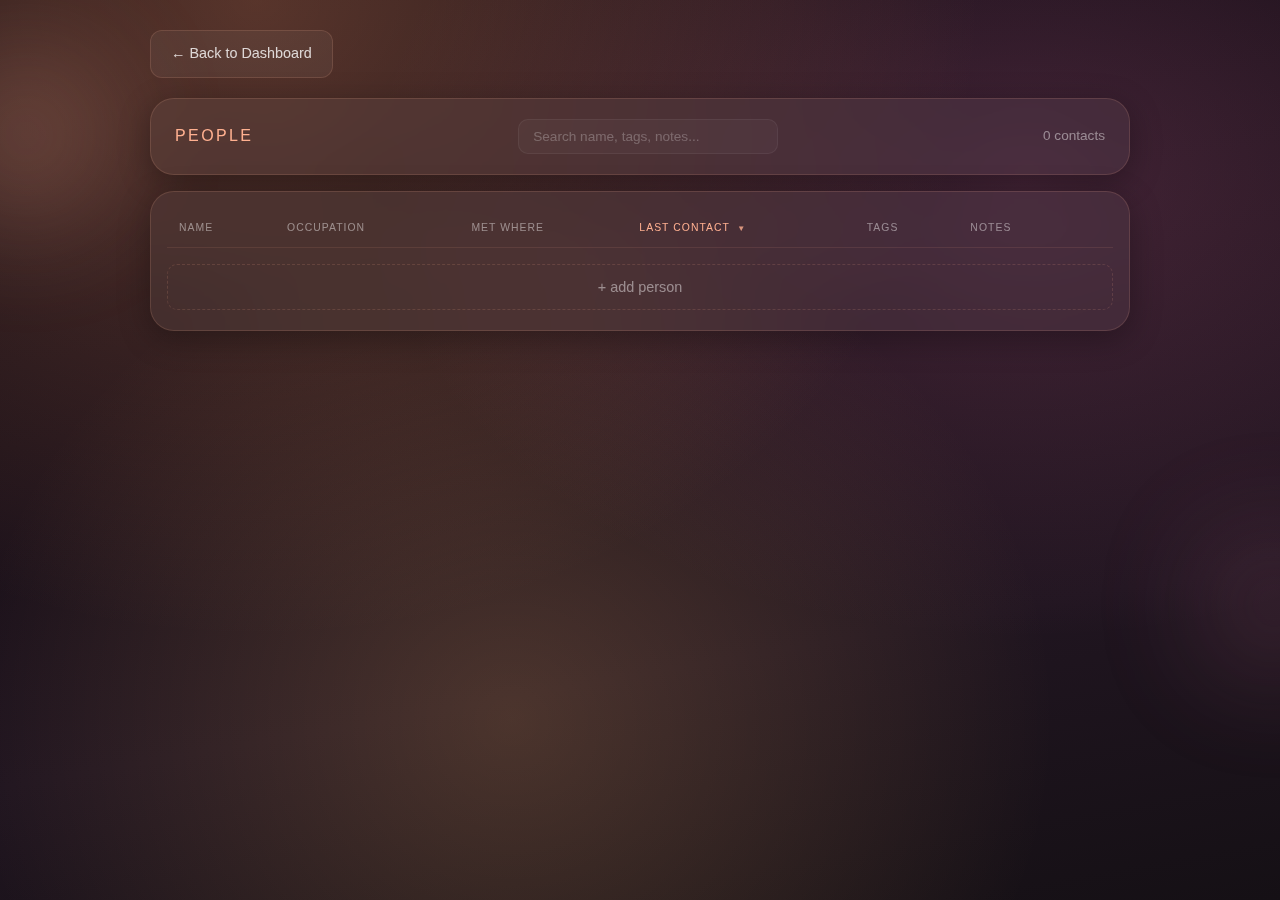
<file: people.html>
<!DOCTYPE html>
<html lang="en">
<head>
    <meta charset="UTF-8">
    <meta name="viewport" content="width=device-width, initial-scale=1.0, maximum-scale=1.0, user-scalable=no">
    <meta http-equiv="Content-Security-Policy" content="default-src 'self'; script-src 'self' 'unsafe-inline'; style-src 'self' 'unsafe-inline' https://fonts.googleapis.com; img-src 'self' data: https:; font-src 'self' https://fonts.gstatic.com; connect-src 'self';">
    <title>People - 0500</title>
    <link rel="preconnect" href="https://fonts.googleapis.com">
    <link rel="preconnect" href="https://fonts.gstatic.com" crossorigin>
    <link href="https://fonts.googleapis.com/css2?family=Outfit:wght@300;400;500;600;700&family=Orbitron:wght@400;500&family=Inter:wght@200;300;400;500&display=swap" rel="stylesheet">

    <link rel="stylesheet" href="css/sleep-theme.css">

    <meta name="theme-color" content="#1a1018">
    <meta name="apple-mobile-web-app-capable" content="yes">
    <meta name="apple-mobile-web-app-status-bar-style" content="black-translucent">
    <link rel="manifest" href="/manifest.json">
    <link rel="apple-touch-icon" href="/icons/icon-180.png">

    <script>
        (function() {
            var t = localStorage.getItem('0500_theme');
            if (t && t !== 'aurora') document.documentElement.setAttribute('data-theme', t);
        })();
    </script>

    <style>
        * { margin: 0; padding: 0; box-sizing: border-box; }

        html { background-color: var(--bg-base); }

        body {
            font-family: 'Outfit', -apple-system, sans-serif;
            background-color: var(--bg-base);
            background-image: var(--bg-gradient);
            background-attachment: fixed;
            color: var(--text-primary);
            min-height: 100vh;
            min-height: 100dvh;
        }

        /* Full-width frame */
        .phone-frame {
            max-width: 1100px;
            margin: 0 auto;
            min-height: 100vh;
            min-height: 100dvh;
            position: relative;
            padding: 30px 40px 40px;
        }

        /* Back button */
        .desktop-back-btn {
            display: inline-block;
            color: var(--text-secondary);
            text-decoration: none;
            font-size: 0.9rem;
            padding: 12px 20px;
            background: var(--card-bg);
            border: 1px solid var(--card-border);
            border-radius: 12px;
            margin-bottom: 20px;
            transition: all 0.2s;
        }
        .desktop-back-btn:hover {
            background: rgba(255, 255, 255, 0.1);
            color: var(--text-primary);
        }

        /* Floating orbs */
        .phone-frame::before,
        .phone-frame::after {
            content: '';
            position: fixed;
            border-radius: 50%;
            filter: blur(60px);
            opacity: 0.6;
            animation: float 10s ease-in-out infinite;
            pointer-events: none;
        }
        .phone-frame::before {
            width: 180px;
            height: 180px;
            background: var(--orb-1);
            top: 5%;
            left: -5%;
        }
        .phone-frame::after {
            width: 140px;
            height: 140px;
            background: var(--orb-2);
            bottom: 25%;
            right: -5%;
            animation-delay: -5s;
        }
        @keyframes float {
            0%, 100% { transform: translate(0, 0) scale(1); }
            33% { transform: translate(15px, -20px) scale(1.05); }
            66% { transform: translate(-10px, 10px) scale(0.95); }
        }

        .view {
            padding: 20px;
            padding-top: env(safe-area-inset-top, 20px);
            position: relative;
            z-index: 1;
        }

        /* Glass Card */
        .glass-card {
            background: var(--card-bg);
            backdrop-filter: blur(24px);
            -webkit-backdrop-filter: blur(24px);
            border: 1px solid var(--card-border);
            border-radius: 24px;
            padding: 20px 24px;
            margin-bottom: 16px;
        }

        /* ─── Header ─── */
        .people-header-card {
            display: flex;
            align-items: center;
            justify-content: space-between;
            gap: 16px;
        }
        .people-page-title {
            font-family: 'Orbitron', sans-serif;
            font-size: 1rem;
            font-weight: 500;
            text-transform: uppercase;
            letter-spacing: 0.15em;
            color: var(--accent);
            flex-shrink: 0;
        }
        .people-search {
            flex: 1;
            max-width: 260px;
            background: rgba(255, 255, 255, 0.03);
            border: 1px solid rgba(255, 255, 255, 0.06);
            border-radius: 10px;
            padding: 9px 14px;
            font-family: 'Outfit', sans-serif;
            font-size: 0.85rem;
            font-weight: 300;
            color: var(--text-primary);
            outline: none;
            transition: border-color 0.2s, background 0.2s;
        }
        .people-search::placeholder {
            color: rgba(255, 255, 255, 0.25);
            font-weight: 300;
        }
        .people-search:focus {
            border-color: rgba(255, 176, 144, 0.25);
            background: rgba(255, 255, 255, 0.05);
        }
        .people-page-count {
            font-family: 'Outfit', sans-serif;
            font-size: 0.85rem;
            font-weight: 300;
            color: var(--text-muted);
            flex-shrink: 0;
        }

        /* ─── Table ─── */
        .people-table-card {
            padding: 20px 16px;
            overflow-x: auto;
        }
        .people-table {
            width: 100%;
            border-collapse: collapse;
        }
        .people-table thead th {
            font-family: 'Orbitron', sans-serif;
            font-size: 0.65rem;
            font-weight: 500;
            letter-spacing: 0.1em;
            color: var(--text-muted);
            text-align: left;
            padding: 8px 12px 12px;
            border-bottom: 1px solid rgba(255, 176, 144, 0.1);
            white-space: nowrap;
        }
        .people-table thead th[data-sort] {
            cursor: pointer;
            user-select: none;
            transition: color 0.2s;
        }
        .people-table thead th[data-sort]:hover { color: var(--text-secondary); }
        .people-table thead th.sorted { color: var(--accent); }
        .sort-arrow {
            font-size: 0.5rem;
            margin-left: 4px;
            opacity: 0.8;
        }

        .people-table tbody tr {
            transition: background 0.15s ease;
        }
        .people-table tbody tr:hover {
            background: rgba(255, 176, 144, 0.04);
        }
        .people-table tbody tr:hover .people-delete-btn { opacity: 1; }

        .people-table tbody td {
            padding: 8px 12px;
            color: rgba(255, 255, 255, 0.85);
            border-bottom: 1px solid rgba(255, 255, 255, 0.03);
            vertical-align: middle;
        }

        /* ─── Inputs — Outfit for all, consistent weight hierarchy ─── */
        .people-input {
            background: transparent;
            border: none;
            border-bottom: 1px solid transparent;
            color: rgba(255, 255, 255, 0.85);
            font-family: 'Outfit', sans-serif;
            font-size: 0.95rem;
            font-weight: 400;
            padding: 6px 4px;
            width: 100%;
            outline: none;
            transition: border-color 0.2s;
        }
        .people-input:focus { border-bottom-color: var(--accent); }
        .people-input::placeholder { color: rgba(255, 255, 255, 0.18); font-weight: 300; }

        .people-input-name {
            font-weight: 500;
        }
        .people-input-occ {
            color: rgba(255, 255, 255, 0.55);
            font-weight: 300;
        }
        .people-input-met {
            color: rgba(255, 255, 255, 0.45);
            font-weight: 300;
            font-size: 0.9rem;
        }
        .people-input-notes {
            color: rgba(255, 255, 255, 0.4);
            font-weight: 300;
            font-size: 0.9rem;
            font-style: italic;
        }
        .people-input-tags {
            font-size: 0.85rem;
            font-weight: 300;
            color: rgba(255, 255, 255, 0.3);
            width: 100%;
        }

        /* ─── Last contact cell ─── */
        .people-lastcontact-cell {
            display: flex;
            align-items: center;
            gap: 6px;
        }
        .people-input-date {
            background: transparent;
            border: none;
            color: transparent;
            width: 20px;
            height: 20px;
            cursor: pointer;
            outline: none;
        }
        .people-input-date::-webkit-calendar-picker-indicator {
            opacity: 0.25;
            cursor: pointer;
            filter: invert(1);
        }
        .people-input-date:hover::-webkit-calendar-picker-indicator { opacity: 0.5; }

        /* Freshness label */
        .people-freshness {
            font-family: 'Outfit', sans-serif;
            font-size: 0.8rem;
            font-weight: 400;
            white-space: nowrap;
            letter-spacing: 0.01em;
        }
        .people-freshness.fresh { color: rgba(102, 238, 136, 0.75); }
        .people-freshness.warm  { color: rgba(255, 210, 120, 0.65); }
        .people-freshness.fading { color: rgba(255, 160, 110, 0.55); }
        .people-freshness.stale { color: rgba(255, 110, 100, 0.45); }

        /* ─── Tags ─── */
        .people-tags-cell {
            display: flex;
            flex-wrap: wrap;
            gap: 4px;
            align-items: center;
        }
        .people-tag {
            font-family: 'Outfit', sans-serif;
            font-size: 0.65rem;
            font-weight: 500;
            letter-spacing: 0.03em;
            text-transform: lowercase;
            padding: 2px 8px;
            border-radius: 20px;
            background: rgba(255, 176, 144, 0.08);
            color: rgba(255, 176, 144, 0.6);
            white-space: nowrap;
            pointer-events: none;
        }

        /* ─── Notes popout ─── */
        .people-col-notes { position: relative; }
        .people-notes-popout {
            display: none;
            position: absolute;
            bottom: calc(100% + 6px);
            left: 0;
            right: 0;
            min-width: 260px;
            max-width: 360px;
            background: rgba(20, 14, 28, 0.95);
            backdrop-filter: blur(20px);
            -webkit-backdrop-filter: blur(20px);
            border: 1px solid rgba(255, 176, 144, 0.15);
            border-radius: 10px;
            padding: 12px 14px;
            font-family: 'Outfit', sans-serif;
            font-size: 0.88rem;
            font-weight: 300;
            line-height: 1.55;
            color: rgba(255, 255, 255, 0.75);
            font-style: italic;
            z-index: 100;
            pointer-events: none;
            box-shadow: 0 8px 24px rgba(0, 0, 0, 0.4);
            animation: popout-in 0.15s ease-out;
        }
        .people-notes-popout::after {
            content: '';
            position: absolute;
            top: 100%;
            left: 24px;
            border: 6px solid transparent;
            border-top-color: rgba(255, 176, 144, 0.15);
        }
        .people-col-notes:hover .people-notes-popout.has-text { display: block; }
        @keyframes popout-in {
            from { opacity: 0; transform: translateY(4px); }
            to   { opacity: 1; transform: translateY(0); }
        }

        /* ─── Delete ─── */
        .people-col-delete { width: 30px; text-align: center; }
        .people-delete-btn {
            background: none;
            border: none;
            color: rgba(255, 100, 100, 0.7);
            font-size: 1rem;
            cursor: pointer;
            opacity: 0;
            transition: opacity 0.2s;
            padding: 2px 6px;
            border-radius: 4px;
        }
        .people-delete-btn:hover {
            color: rgba(255, 100, 100, 1);
            background: rgba(255, 100, 100, 0.1);
        }

        .people-row-removing {
            opacity: 0;
            transform: translateX(-10px);
            transition: opacity 0.2s ease, transform 0.2s ease;
        }

        /* ─── Add button ─── */
        .people-add-btn {
            display: block;
            width: 100%;
            margin-top: 16px;
            padding: 14px;
            background: transparent;
            border: 1px dashed rgba(255, 176, 144, 0.15);
            border-radius: 10px;
            color: var(--text-muted);
            font-family: 'Outfit', sans-serif;
            font-size: 0.9rem;
            font-weight: 400;
            cursor: pointer;
            transition: all 0.2s;
        }
        .people-add-btn:hover {
            border-color: rgba(255, 176, 144, 0.35);
            color: var(--text-secondary);
            background: rgba(255, 176, 144, 0.04);
        }

        /* ─── Column widths ─── */
        .people-col-name { min-width: 180px; }
        .people-col-occupation { min-width: 160px; }
        .people-col-met { min-width: 130px; }
        .people-col-lastcontact { min-width: 100px; }
        .people-col-tags { min-width: 130px; }
        .people-col-notes { min-width: 200px; }
    </style>
</head>
<body>

<div class="phone-frame">
    <div class="view">
        <a class="desktop-back-btn" href="index.html">&larr; Back to Dashboard</a>

        <div class="glass-card people-header-card">
            <span class="people-page-title">PEOPLE</span>
            <input type="text" class="people-search" id="people-search" placeholder="Search name, tags, notes..." spellcheck="false" autocomplete="off">
            <span class="people-page-count" id="people-count"></span>
        </div>

        <div class="glass-card people-table-card">
            <table class="people-table">
                <thead>
                    <tr>
                        <th data-sort="name">NAME<span class="sort-arrow"></span></th>
                        <th data-sort="occupation">OCCUPATION<span class="sort-arrow"></span></th>
                        <th>MET WHERE</th>
                        <th data-sort="lastContact">LAST CONTACT<span class="sort-arrow"></span></th>
                        <th data-sort="tags">TAGS<span class="sort-arrow"></span></th>
                        <th>NOTES</th>
                        <th></th>
                    </tr>
                </thead>
                <tbody id="people-tbody"></tbody>
            </table>
            <button class="people-add-btn" id="people-add-row">+ add person</button>
        </div>
    </div>
</div>

<script src="js/people.js?v=1"></script>
<script src="js/theme.js?v=1"></script>
<script>
    document.addEventListener('DOMContentLoaded', () => {
        initPeoplePage();
        initTheme();
    });
</script>

</body>
</html>
</file>
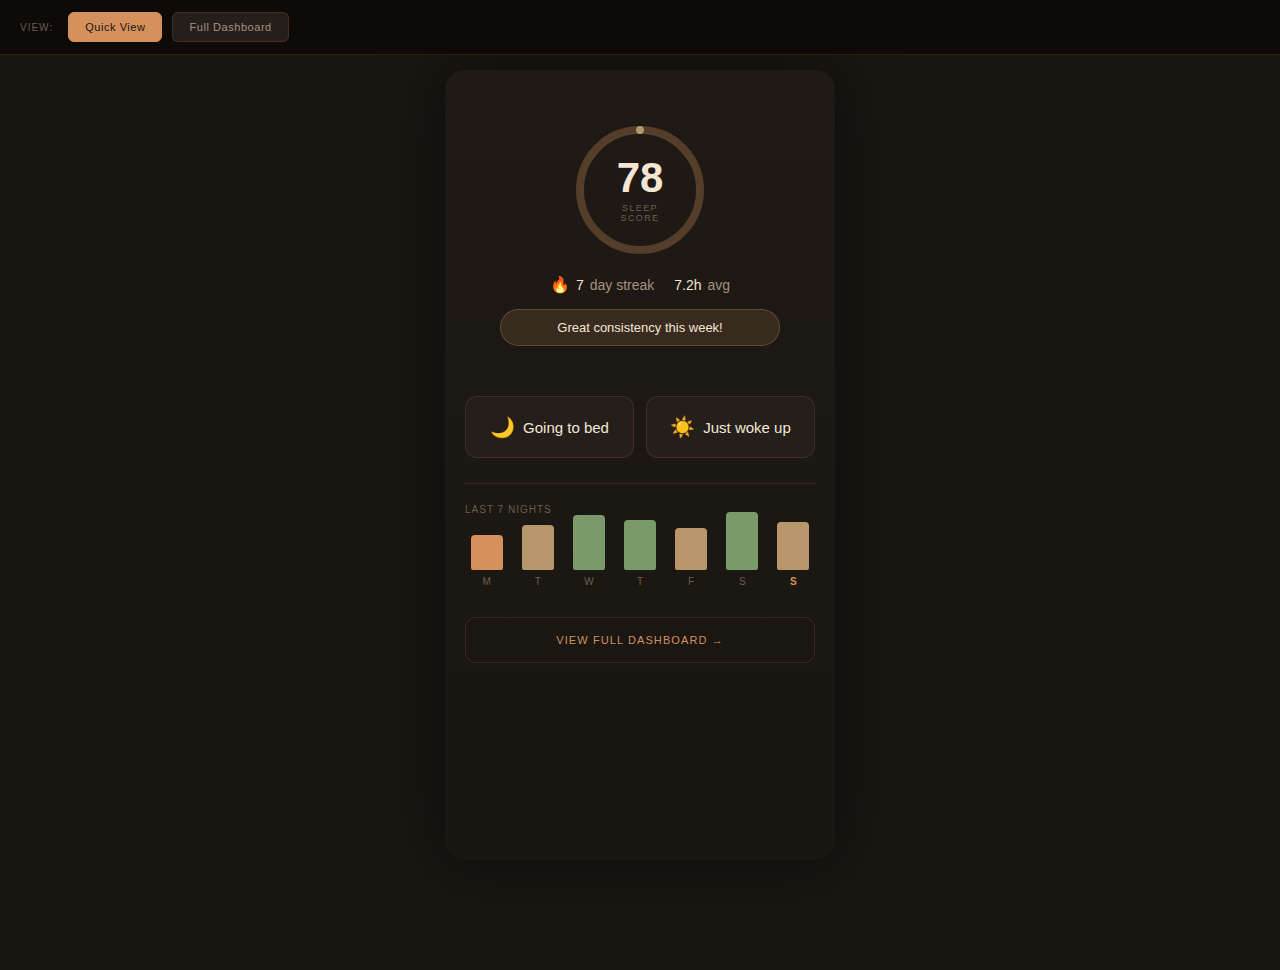
<file: sleep-demo.html>
<!DOCTYPE html>
<html lang="en">
<head>
    <meta charset="UTF-8">
    <meta name="viewport" content="width=device-width, initial-scale=1.0, maximum-scale=1.0, user-scalable=no">
    <title>Sleep Dashboard Demo</title>
    <link rel="preconnect" href="https://fonts.googleapis.com">
    <link rel="preconnect" href="https://fonts.gstatic.com" crossorigin>
    <link href="https://fonts.googleapis.com/css2?family=Orbitron:wght@400;500;600&family=Inter:wght@300;400;500;600&display=swap" rel="stylesheet">
    <style>
        * {
            margin: 0;
            padding: 0;
            box-sizing: border-box;
        }

        :root {
            --bg-dark: #1a1612;
            --bg-card: #241f1a;
            --bg-card-hover: #2d2620;
            --amber: #d4915c;
            --amber-dim: rgba(212, 145, 92, 0.3);
            --amber-glow: rgba(212, 145, 92, 0.15);
            --text-primary: #f5e6d3;
            --text-secondary: #a89080;
            --text-muted: #6d5d4d;
            --score-ideal: #7a9a6a;
            --score-good: #b8956a;
            --score-ok: #d4915c;
            --score-poor: #c45c5c;
            --green: #7a9a6a;
            --border: rgba(212, 145, 92, 0.15);
        }

        body {
            font-family: 'Inter', -apple-system, sans-serif;
            background: var(--bg-dark);
            color: var(--text-primary);
            min-height: 100vh;
        }

        /* Demo Controls */
        .demo-controls {
            position: fixed;
            top: 0;
            left: 0;
            right: 0;
            background: #0d0a08;
            padding: 12px 20px;
            display: flex;
            gap: 10px;
            z-index: 100;
            border-bottom: 1px solid var(--border);
        }

        .demo-btn {
            padding: 8px 16px;
            background: var(--bg-card);
            border: 1px solid var(--border);
            color: var(--text-secondary);
            font-family: 'Orbitron', sans-serif;
            font-size: 11px;
            letter-spacing: 0.05em;
            cursor: pointer;
            border-radius: 6px;
            transition: all 0.2s;
        }

        .demo-btn:hover {
            background: var(--bg-card-hover);
            color: var(--text-primary);
        }

        .demo-btn.active {
            background: var(--amber);
            border-color: var(--amber);
            color: var(--bg-dark);
        }

        .demo-label {
            font-family: 'Orbitron', sans-serif;
            font-size: 10px;
            color: var(--text-muted);
            letter-spacing: 0.1em;
            align-self: center;
            margin-right: 5px;
        }

        /* Container */
        .phone-frame {
            max-width: 390px;
            margin: 70px auto 40px;
            background: var(--bg-dark);
            min-height: calc(100vh - 110px);
            position: relative;
            border-radius: 20px;
            overflow: hidden;
            box-shadow: 0 0 60px rgba(0,0,0,0.5);
        }

        /* Views */
        .view {
            display: none;
            padding: 20px;
            padding-bottom: 40px;
        }

        .view.active {
            display: block;
        }

        /* ========================================
           QUICK VIEW (Layer 1)
           ======================================== */

        .quick-view {
            background: linear-gradient(180deg, #1f1a15 0%, var(--bg-dark) 100%);
        }

        /* Score Hero */
        .score-hero {
            text-align: center;
            padding: 30px 0 25px;
        }

        .score-ring-container {
            position: relative;
            width: 140px;
            height: 140px;
            margin: 0 auto 15px;
        }

        .score-ring {
            transform: rotate(-90deg);
        }

        .score-ring-bg {
            fill: none;
            stroke: var(--amber-dim);
            stroke-width: 8;
        }

        .score-ring-fill {
            fill: none;
            stroke: var(--score-good);
            stroke-width: 8;
            stroke-linecap: round;
            stroke-dasharray: 0 999;
            transition: stroke-dasharray 1s ease;
        }

        .score-ring-fill.ideal { stroke: var(--score-ideal); }
        .score-ring-fill.good { stroke: var(--score-good); }
        .score-ring-fill.ok { stroke: var(--score-ok); }
        .score-ring-fill.poor { stroke: var(--score-poor); }

        .score-value {
            position: absolute;
            top: 50%;
            left: 50%;
            transform: translate(-50%, -50%);
            text-align: center;
        }

        .score-number {
            font-family: 'Orbitron', sans-serif;
            font-size: 42px;
            font-weight: 600;
            color: var(--text-primary);
            line-height: 1;
        }

        .score-label {
            font-family: 'Orbitron', sans-serif;
            font-size: 9px;
            letter-spacing: 0.15em;
            color: var(--text-muted);
            margin-top: 4px;
        }

        /* Key Stats Row */
        .key-stats {
            display: flex;
            justify-content: center;
            gap: 20px;
            margin-bottom: 15px;
        }

        .key-stat {
            display: flex;
            align-items: center;
            gap: 6px;
            font-size: 14px;
            color: var(--text-secondary);
        }

        .key-stat .icon {
            font-size: 16px;
        }

        .key-stat .value {
            font-weight: 500;
            color: var(--text-primary);
        }

        /* Insight Bubble */
        .insight-bubble {
            background: var(--amber-glow);
            border: 1px solid var(--amber-dim);
            border-radius: 20px;
            padding: 10px 16px;
            font-size: 13px;
            color: var(--text-primary);
            text-align: center;
            max-width: 280px;
            margin: 0 auto;
        }

        /* Quick Log Section */
        .quick-log {
            padding: 25px 0;
        }

        .log-buttons {
            display: flex;
            gap: 12px;
        }

        .log-btn {
            flex: 1;
            padding: 18px 16px;
            background: var(--bg-card);
            border: 1px solid var(--border);
            border-radius: 12px;
            color: var(--text-primary);
            font-family: 'Inter', sans-serif;
            font-size: 15px;
            font-weight: 500;
            cursor: pointer;
            transition: all 0.2s;
            display: flex;
            align-items: center;
            justify-content: center;
            gap: 8px;
        }

        .log-btn:hover {
            background: var(--bg-card-hover);
            border-color: var(--amber-dim);
        }

        .log-btn:active {
            transform: scale(0.98);
        }

        .log-btn .emoji {
            font-size: 20px;
        }

        .log-btn.disabled {
            opacity: 0.4;
            pointer-events: none;
        }

        /* Mini Week Chart */
        .mini-week {
            padding: 20px 0;
            border-top: 1px solid var(--border);
        }

        .mini-week-header {
            font-family: 'Orbitron', sans-serif;
            font-size: 10px;
            letter-spacing: 0.1em;
            color: var(--text-muted);
            margin-bottom: 12px;
        }

        .mini-bars {
            display: flex;
            justify-content: space-between;
            align-items: flex-end;
            height: 60px;
            gap: 8px;
        }

        .mini-bar-group {
            flex: 1;
            display: flex;
            flex-direction: column;
            align-items: center;
            gap: 6px;
        }

        .mini-bar {
            width: 100%;
            max-width: 32px;
            border-radius: 4px 4px 2px 2px;
            transition: height 0.3s ease;
        }

        .mini-bar.ideal { background: var(--score-ideal); }
        .mini-bar.good { background: var(--score-good); }
        .mini-bar.ok { background: var(--score-ok); }
        .mini-bar.poor { background: var(--score-poor); }
        .mini-bar.none { background: var(--amber-dim); }

        .mini-bar-label {
            font-size: 10px;
            color: var(--text-muted);
        }

        .mini-bar-label.today {
            color: var(--amber);
            font-weight: 600;
        }

        /* View Full Link */
        .view-full-link {
            display: block;
            text-align: center;
            padding: 16px;
            margin-top: 10px;
            color: var(--amber);
            font-family: 'Orbitron', sans-serif;
            font-size: 11px;
            letter-spacing: 0.1em;
            text-decoration: none;
            border: 1px solid var(--border);
            border-radius: 10px;
            transition: all 0.2s;
        }

        .view-full-link:hover {
            background: var(--amber-glow);
            border-color: var(--amber-dim);
        }

        /* ========================================
           FULL DASHBOARD (Layer 2)
           ======================================== */

        .full-view {
            background: var(--bg-dark);
        }

        /* Header */
        .full-header {
            display: flex;
            align-items: center;
            padding: 10px 0 20px;
            gap: 12px;
        }

        .back-btn {
            background: none;
            border: none;
            color: var(--amber);
            font-size: 20px;
            cursor: pointer;
            padding: 5px;
        }

        .full-title {
            font-family: 'Orbitron', sans-serif;
            font-size: 14px;
            letter-spacing: 0.15em;
            color: var(--text-primary);
        }

        /* Cards */
        .card {
            background: var(--bg-card);
            border: 1px solid var(--border);
            border-radius: 12px;
            padding: 16px;
            margin-bottom: 12px;
        }

        .card-header {
            font-family: 'Orbitron', sans-serif;
            font-size: 10px;
            letter-spacing: 0.12em;
            color: var(--text-muted);
            margin-bottom: 12px;
            display: flex;
            justify-content: space-between;
            align-items: center;
        }

        /* Score Breakdown Card */
        .score-breakdown {
            display: flex;
            gap: 20px;
            align-items: center;
        }

        .score-mini-ring {
            width: 70px;
            height: 70px;
            flex-shrink: 0;
        }

        .score-mini-ring .score-number {
            font-size: 24px;
        }

        .score-mini-ring .score-label {
            font-size: 7px;
        }

        .score-factors {
            flex: 1;
        }

        .score-factor {
            display: flex;
            align-items: center;
            gap: 10px;
            margin-bottom: 8px;
        }

        .score-factor:last-child {
            margin-bottom: 0;
        }

        .factor-label {
            font-size: 11px;
            color: var(--text-secondary);
            width: 60px;
        }

        .factor-bar {
            flex: 1;
            height: 6px;
            background: var(--amber-dim);
            border-radius: 3px;
            overflow: hidden;
        }

        .factor-fill {
            height: 100%;
            background: var(--amber);
            border-radius: 3px;
            transition: width 0.5s ease;
        }

        .factor-value {
            font-family: 'Orbitron', sans-serif;
            font-size: 11px;
            color: var(--text-primary);
            width: 28px;
            text-align: right;
        }

        /* Streak & Debt Card */
        .streak-debt {
            display: flex;
            gap: 16px;
        }

        .streak-section, .debt-section {
            flex: 1;
        }

        .streak-display {
            display: flex;
            align-items: center;
            gap: 8px;
        }

        .streak-flame {
            font-size: 24px;
            animation: flicker 1.5s ease-in-out infinite;
        }

        @keyframes flicker {
            0%, 100% { opacity: 0.8; transform: scale(1); }
            50% { opacity: 1; transform: scale(1.1); }
        }

        .streak-count {
            font-family: 'Orbitron', sans-serif;
            font-size: 28px;
            font-weight: 600;
            color: var(--text-primary);
        }

        .streak-unit {
            font-size: 12px;
            color: var(--text-secondary);
        }

        .streak-record {
            font-size: 11px;
            color: var(--text-muted);
            margin-top: 4px;
        }

        /* Debt Meter */
        .debt-meter {
            margin-bottom: 8px;
        }

        .debt-track {
            height: 8px;
            background: linear-gradient(90deg,
                var(--score-poor) 0%,
                var(--score-ok) 50%,
                var(--score-ideal) 100%
            );
            border-radius: 4px;
            position: relative;
        }

        .debt-marker {
            position: absolute;
            top: 50%;
            transform: translate(-50%, -50%);
            width: 14px;
            height: 14px;
            background: var(--text-primary);
            border: 2px solid var(--bg-card);
            border-radius: 50%;
            box-shadow: 0 2px 4px rgba(0,0,0,0.3);
        }

        .debt-labels {
            display: flex;
            justify-content: space-between;
            font-size: 9px;
            color: var(--text-muted);
            margin-top: 4px;
        }

        .debt-value {
            font-family: 'Orbitron', sans-serif;
            font-size: 18px;
            color: var(--score-ideal);
            margin-top: 8px;
        }

        .debt-value.negative {
            color: var(--score-ok);
        }

        .debt-status {
            font-size: 11px;
            color: var(--text-secondary);
        }

        /* Monthly Heatmap */
        .heatmap-nav {
            display: flex;
            align-items: center;
            gap: 8px;
        }

        .heatmap-nav button {
            background: none;
            border: 1px solid var(--border);
            color: var(--text-secondary);
            width: 24px;
            height: 24px;
            border-radius: 4px;
            cursor: pointer;
            font-size: 12px;
        }

        .heatmap-nav button:hover {
            background: var(--amber-glow);
            color: var(--text-primary);
        }

        .heatmap-weekdays {
            display: grid;
            grid-template-columns: repeat(7, 1fr);
            gap: 4px;
            margin-bottom: 6px;
        }

        .heatmap-weekdays span {
            text-align: center;
            font-size: 9px;
            color: var(--text-muted);
        }

        .heatmap-grid {
            display: grid;
            grid-template-columns: repeat(7, 1fr);
            gap: 4px;
        }

        .heatmap-cell {
            aspect-ratio: 1;
            border-radius: 4px;
            display: flex;
            align-items: center;
            justify-content: center;
            font-size: 10px;
            color: var(--text-primary);
            transition: transform 0.15s;
        }

        .heatmap-cell:hover {
            transform: scale(1.15);
        }

        .heatmap-cell.empty { background: transparent; }
        .heatmap-cell.none { background: var(--amber-dim); color: var(--text-muted); }
        .heatmap-cell.poor { background: var(--score-poor); }
        .heatmap-cell.ok { background: var(--score-ok); }
        .heatmap-cell.good { background: var(--score-good); }
        .heatmap-cell.ideal { background: var(--score-ideal); }
        .heatmap-cell.today { box-shadow: 0 0 0 2px var(--amber); }
        .heatmap-cell.future { opacity: 0.3; }

        /* Stats Grid */
        .period-toggle {
            display: flex;
            gap: 6px;
        }

        .period-btn {
            padding: 4px 10px;
            background: transparent;
            border: 1px solid var(--border);
            border-radius: 4px;
            color: var(--text-muted);
            font-family: 'Orbitron', sans-serif;
            font-size: 9px;
            cursor: pointer;
            transition: all 0.2s;
        }

        .period-btn:hover {
            background: var(--amber-glow);
        }

        .period-btn.active {
            background: var(--amber);
            border-color: var(--amber);
            color: var(--bg-dark);
        }

        .stats-grid {
            display: grid;
            grid-template-columns: repeat(2, 1fr);
            gap: 10px;
        }

        .stat-item {
            background: rgba(212, 145, 92, 0.05);
            border-radius: 8px;
            padding: 12px;
            text-align: center;
        }

        .stat-value {
            font-family: 'Orbitron', sans-serif;
            font-size: 18px;
            color: var(--text-primary);
            margin-bottom: 2px;
        }

        .stat-label {
            font-size: 9px;
            color: var(--text-muted);
            text-transform: uppercase;
            letter-spacing: 0.05em;
        }

        /* Insights List */
        .insight-item {
            display: flex;
            align-items: flex-start;
            gap: 10px;
            padding: 10px 0;
            border-bottom: 1px solid var(--border);
        }

        .insight-item:last-child {
            border-bottom: none;
            padding-bottom: 0;
        }

        .insight-icon {
            width: 22px;
            height: 22px;
            border-radius: 50%;
            display: flex;
            align-items: center;
            justify-content: center;
            font-size: 11px;
            font-weight: 600;
            flex-shrink: 0;
        }

        .insight-icon.success {
            background: var(--score-ideal);
            color: white;
        }

        .insight-icon.warning {
            background: var(--score-ok);
            color: white;
        }

        .insight-icon.info {
            background: var(--amber-dim);
            color: var(--amber);
        }

        .insight-text {
            font-size: 13px;
            color: var(--text-secondary);
            line-height: 1.4;
        }

        /* Settings Section */
        .settings-row {
            display: flex;
            justify-content: space-between;
            align-items: center;
            padding: 12px 0;
            border-bottom: 1px solid var(--border);
        }

        .settings-row:last-child {
            border-bottom: none;
        }

        .setting-label {
            font-size: 13px;
            color: var(--text-secondary);
        }

        .setting-value {
            font-family: 'Orbitron', sans-serif;
            font-size: 13px;
            color: var(--text-primary);
            display: flex;
            align-items: center;
            gap: 8px;
        }

        .edit-btn {
            background: none;
            border: 1px solid var(--border);
            color: var(--text-muted);
            font-size: 10px;
            padding: 4px 8px;
            border-radius: 4px;
            cursor: pointer;
        }

        .edit-btn:hover {
            background: var(--amber-glow);
            color: var(--text-primary);
        }

        .action-btn {
            width: 100%;
            padding: 12px;
            background: var(--bg-card);
            border: 1px solid var(--border);
            border-radius: 8px;
            color: var(--text-secondary);
            font-size: 13px;
            cursor: pointer;
            margin-top: 8px;
            transition: all 0.2s;
        }

        .action-btn:hover {
            background: var(--bg-card-hover);
            color: var(--text-primary);
        }
    </style>
</head>
<body>

<!-- Demo Controls -->
<div class="demo-controls">
    <span class="demo-label">VIEW:</span>
    <button class="demo-btn active" onclick="showView('quick')">Quick View</button>
    <button class="demo-btn" onclick="showView('full')">Full Dashboard</button>
</div>

<!-- Phone Frame -->
<div class="phone-frame">

    <!-- ========================================
         QUICK VIEW (Layer 1)
         ======================================== -->
    <div class="view quick-view active" id="quick-view">

        <!-- Score Hero -->
        <div class="score-hero">
            <div class="score-ring-container">
                <svg class="score-ring" width="140" height="140" viewBox="0 0 140 140">
                    <circle class="score-ring-bg" cx="70" cy="70" r="60" />
                    <circle class="score-ring-fill good" cx="70" cy="70" r="60"
                        stroke-dasharray="294 377" />
                </svg>
                <div class="score-value">
                    <div class="score-number">78</div>
                    <div class="score-label">SLEEP SCORE</div>
                </div>
            </div>

            <!-- Key Stats -->
            <div class="key-stats">
                <div class="key-stat">
                    <span class="icon">🔥</span>
                    <span class="value">7</span> day streak
                </div>
                <div class="key-stat">
                    <span class="value">7.2h</span> avg
                </div>
            </div>

            <!-- Insight Bubble -->
            <div class="insight-bubble">
                Great consistency this week!
            </div>
        </div>

        <!-- Quick Log -->
        <div class="quick-log">
            <div class="log-buttons">
                <button class="log-btn">
                    <span class="emoji">🌙</span>
                    Going to bed
                </button>
                <button class="log-btn">
                    <span class="emoji">☀️</span>
                    Just woke up
                </button>
            </div>
        </div>

        <!-- Mini Week Chart -->
        <div class="mini-week">
            <div class="mini-week-header">LAST 7 NIGHTS</div>
            <div class="mini-bars">
                <div class="mini-bar-group">
                    <div class="mini-bar ok" style="height: 35px;"></div>
                    <span class="mini-bar-label">M</span>
                </div>
                <div class="mini-bar-group">
                    <div class="mini-bar good" style="height: 45px;"></div>
                    <span class="mini-bar-label">T</span>
                </div>
                <div class="mini-bar-group">
                    <div class="mini-bar ideal" style="height: 55px;"></div>
                    <span class="mini-bar-label">W</span>
                </div>
                <div class="mini-bar-group">
                    <div class="mini-bar ideal" style="height: 50px;"></div>
                    <span class="mini-bar-label">T</span>
                </div>
                <div class="mini-bar-group">
                    <div class="mini-bar good" style="height: 42px;"></div>
                    <span class="mini-bar-label">F</span>
                </div>
                <div class="mini-bar-group">
                    <div class="mini-bar ideal" style="height: 58px;"></div>
                    <span class="mini-bar-label">S</span>
                </div>
                <div class="mini-bar-group">
                    <div class="mini-bar good" style="height: 48px;"></div>
                    <span class="mini-bar-label today">S</span>
                </div>
            </div>
        </div>

        <!-- View Full Link -->
        <a href="#" class="view-full-link" onclick="showView('full'); return false;">
            VIEW FULL DASHBOARD →
        </a>
    </div>

    <!-- ========================================
         FULL DASHBOARD (Layer 2)
         ======================================== -->
    <div class="view full-view" id="full-view">

        <!-- Header -->
        <div class="full-header">
            <button class="back-btn" onclick="showView('quick')">←</button>
            <span class="full-title">SLEEP DASHBOARD</span>
        </div>

        <!-- Score Breakdown Card -->
        <div class="card">
            <div class="card-header">SCORE BREAKDOWN</div>
            <div class="score-breakdown">
                <div class="score-mini-ring">
                    <svg class="score-ring" width="70" height="70" viewBox="0 0 70 70">
                        <circle class="score-ring-bg" cx="35" cy="35" r="28" stroke-width="6" />
                        <circle class="score-ring-fill good" cx="35" cy="35" r="28"
                            stroke-width="6" stroke-dasharray="137 176" />
                    </svg>
                    <div class="score-value" style="position: relative; margin-top: -52px;">
                        <div class="score-number">78</div>
                    </div>
                </div>
                <div class="score-factors">
                    <div class="score-factor">
                        <span class="factor-label">Duration</span>
                        <div class="factor-bar">
                            <div class="factor-fill" style="width: 85%;"></div>
                        </div>
                        <span class="factor-value">85</span>
                    </div>
                    <div class="score-factor">
                        <span class="factor-label">Bedtime</span>
                        <div class="factor-bar">
                            <div class="factor-fill" style="width: 72%;"></div>
                        </div>
                        <span class="factor-value">72</span>
                    </div>
                    <div class="score-factor">
                        <span class="factor-label">Wake</span>
                        <div class="factor-bar">
                            <div class="factor-fill" style="width: 78%;"></div>
                        </div>
                        <span class="factor-value">78</span>
                    </div>
                </div>
            </div>
        </div>

        <!-- Streak & Debt Card -->
        <div class="card">
            <div class="streak-debt">
                <div class="streak-section">
                    <div class="card-header" style="margin-bottom: 8px;">STREAK</div>
                    <div class="streak-display">
                        <span class="streak-flame">🔥</span>
                        <span class="streak-count">7</span>
                        <span class="streak-unit">days</span>
                    </div>
                    <div class="streak-record">Record: 12 days</div>
                </div>
                <div class="debt-section">
                    <div class="card-header" style="margin-bottom: 8px;">SLEEP DEBT</div>
                    <div class="debt-meter">
                        <div class="debt-track">
                            <div class="debt-marker" style="left: 70%;"></div>
                        </div>
                        <div class="debt-labels">
                            <span>-10h</span>
                            <span>0</span>
                            <span>+5h</span>
                        </div>
                    </div>
                    <div class="debt-value">+1.5h</div>
                    <div class="debt-status">Well rested</div>
                </div>
            </div>
        </div>

        <!-- Monthly Heatmap -->
        <div class="card">
            <div class="card-header">
                JANUARY 2026
                <div class="heatmap-nav">
                    <button>‹</button>
                    <button>›</button>
                </div>
            </div>
            <div class="heatmap-weekdays">
                <span>S</span><span>M</span><span>T</span><span>W</span><span>T</span><span>F</span><span>S</span>
            </div>
            <div class="heatmap-grid">
                <!-- Week 1 -->
                <div class="heatmap-cell empty"></div>
                <div class="heatmap-cell empty"></div>
                <div class="heatmap-cell empty"></div>
                <div class="heatmap-cell none">1</div>
                <div class="heatmap-cell ok">2</div>
                <div class="heatmap-cell good">3</div>
                <div class="heatmap-cell ideal">4</div>
                <!-- Week 2 -->
                <div class="heatmap-cell good">5</div>
                <div class="heatmap-cell ideal">6</div>
                <div class="heatmap-cell ideal">7</div>
                <div class="heatmap-cell good">8</div>
                <div class="heatmap-cell ok">9</div>
                <div class="heatmap-cell poor">10</div>
                <div class="heatmap-cell ok">11</div>
                <!-- Week 3 -->
                <div class="heatmap-cell good">12</div>
                <div class="heatmap-cell ideal">13</div>
                <div class="heatmap-cell ideal">14</div>
                <div class="heatmap-cell ideal">15</div>
                <div class="heatmap-cell good">16</div>
                <div class="heatmap-cell good">17</div>
                <div class="heatmap-cell ideal">18</div>
                <!-- Week 4 -->
                <div class="heatmap-cell good">19</div>
                <div class="heatmap-cell ok">20</div>
                <div class="heatmap-cell good">21</div>
                <div class="heatmap-cell today ideal">22</div>
                <div class="heatmap-cell future none">23</div>
                <div class="heatmap-cell future none">24</div>
                <div class="heatmap-cell future none">25</div>
                <!-- Week 5 -->
                <div class="heatmap-cell future none">26</div>
                <div class="heatmap-cell future none">27</div>
                <div class="heatmap-cell future none">28</div>
                <div class="heatmap-cell future none">29</div>
                <div class="heatmap-cell future none">30</div>
                <div class="heatmap-cell future none">31</div>
                <div class="heatmap-cell empty"></div>
            </div>
        </div>

        <!-- Statistics -->
        <div class="card">
            <div class="card-header">
                STATISTICS
                <div class="period-toggle">
                    <button class="period-btn active">7d</button>
                    <button class="period-btn">30d</button>
                </div>
            </div>
            <div class="stats-grid">
                <div class="stat-item">
                    <div class="stat-value">7.2h</div>
                    <div class="stat-label">Avg Duration</div>
                </div>
                <div class="stat-item">
                    <div class="stat-value">10:24p</div>
                    <div class="stat-label">Avg Bedtime</div>
                </div>
                <div class="stat-item">
                    <div class="stat-value">5:42a</div>
                    <div class="stat-label">Avg Wake</div>
                </div>
                <div class="stat-item">
                    <div class="stat-value">14</div>
                    <div class="stat-label">Nights Logged</div>
                </div>
            </div>
        </div>

        <!-- Insights -->
        <div class="card">
            <div class="card-header">INSIGHTS</div>
            <div class="insight-item">
                <div class="insight-icon success">✓</div>
                <div class="insight-text">Great bedtime consistency! You're going to bed within 30 minutes of the same time each night.</div>
            </div>
            <div class="insight-item">
                <div class="insight-icon warning">!</div>
                <div class="insight-text">Sleeping 1.2h more on weekends. Try to keep it consistent.</div>
            </div>
            <div class="insight-item">
                <div class="insight-icon info">i</div>
                <div class="insight-text">Your best sleep was on Jan 18 (8.2h).</div>
            </div>
        </div>

        <!-- Settings -->
        <div class="card">
            <div class="card-header">SETTINGS</div>
            <div class="settings-row">
                <span class="setting-label">Wake goal</span>
                <span class="setting-value">
                    5:00 AM
                    <button class="edit-btn">Edit</button>
                </span>
            </div>
            <div class="settings-row">
                <span class="setting-label">Target hours</span>
                <span class="setting-value">
                    7.5h
                    <button class="edit-btn">Edit</button>
                </span>
            </div>
            <button class="action-btn">+ Add Past Entry</button>
            <button class="action-btn">Export Data</button>
        </div>

    </div>

</div>

<script>
    function showView(view) {
        // Update buttons
        document.querySelectorAll('.demo-btn').forEach(btn => {
            btn.classList.toggle('active', btn.textContent.toLowerCase().includes(view));
        });

        // Update views
        document.querySelectorAll('.view').forEach(v => v.classList.remove('active'));
        document.getElementById(view + '-view').classList.add('active');
    }

    // Animate score ring on load
    setTimeout(() => {
        document.querySelectorAll('.score-ring-fill').forEach(ring => {
            ring.style.transition = 'stroke-dasharray 1s ease';
        });
    }, 100);
</script>

</body>
</html>
</file>
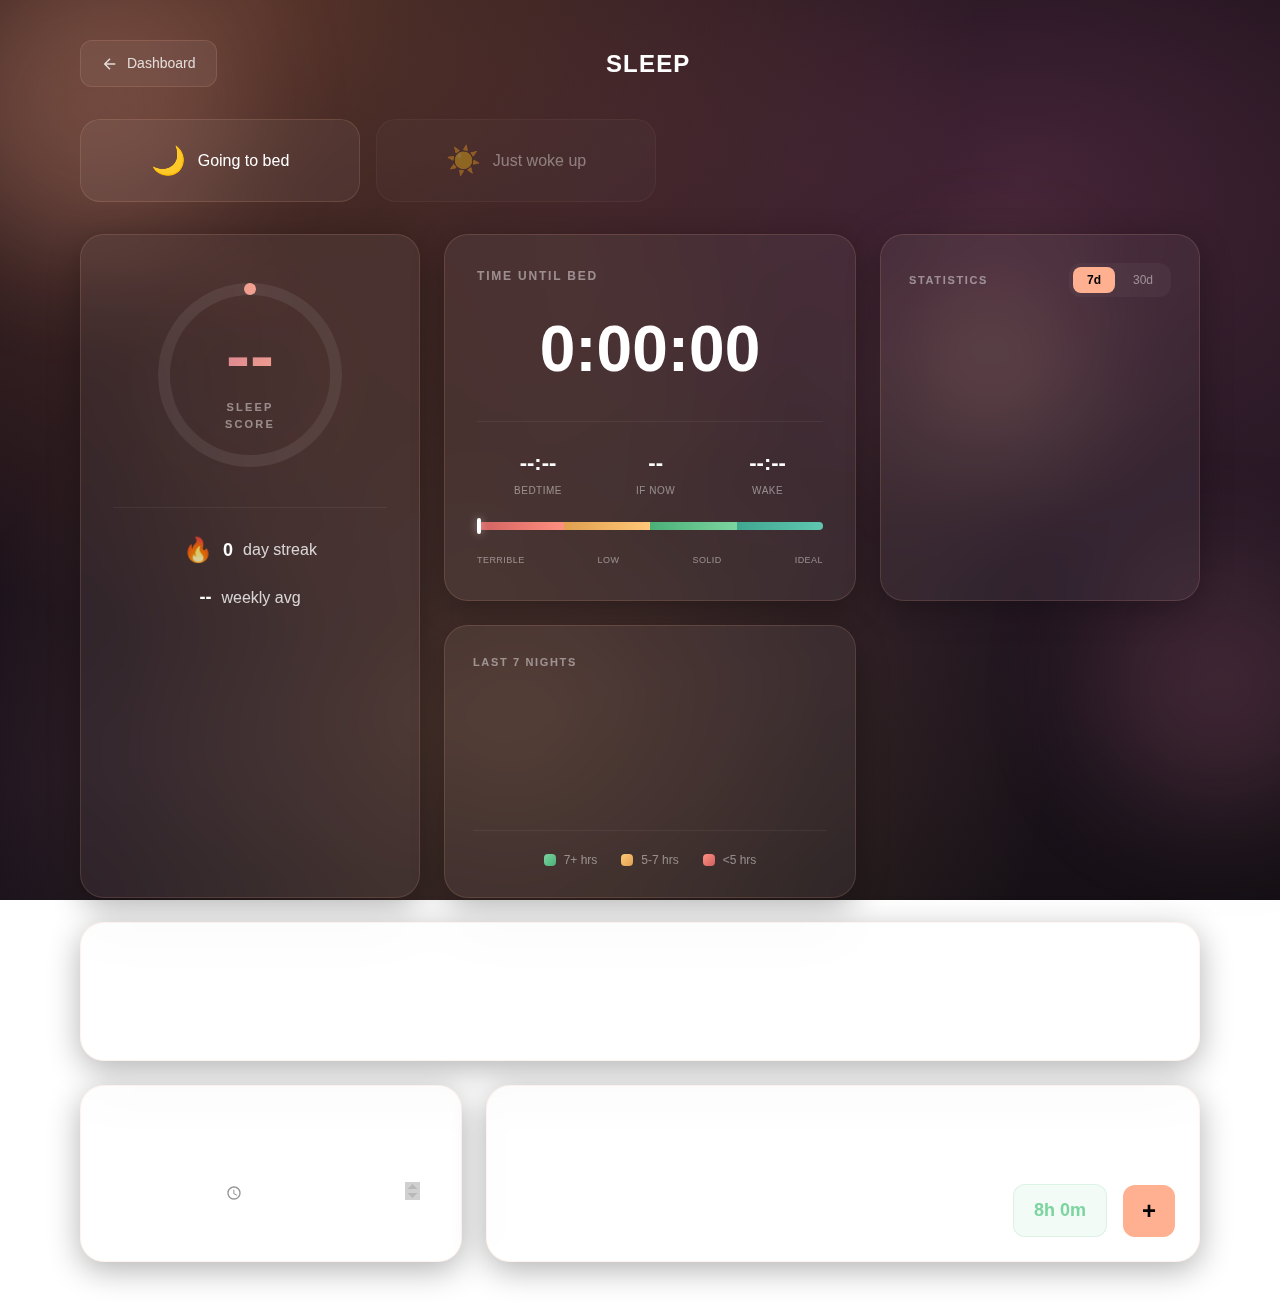
<file: sleep-desktop.html>
<!DOCTYPE html>
<html lang="en">
<head>
    <meta charset="UTF-8">
    <meta name="viewport" content="width=device-width, initial-scale=1.0">
    <title>Sleep - 0500</title>
    <link rel="preconnect" href="https://fonts.googleapis.com">
    <link rel="preconnect" href="https://fonts.gstatic.com" crossorigin>
    <link href="https://fonts.googleapis.com/css2?family=Outfit:wght@300;400;500;600;700&display=swap" rel="stylesheet">

    <!-- Shared Theme -->
    <link rel="stylesheet" href="css/sleep-theme.css">

    <!-- Desktop-specific Layout -->
    <style>
        /* ═══════════════════════════════════════════════════════════════════════
           DESKTOP LAYOUT
           ═══════════════════════════════════════════════════════════════════════ */

        .page-container {
            max-width: 1200px;
            margin: 0 auto;
            padding: 40px;
            min-height: 100vh;
            position: relative;
            z-index: 1;
        }

        /* Floating orbs for desktop */
        .orb { position: fixed; }
        .orb-1 { width: 300px; height: 300px; top: -5%; left: -5%; }
        .orb-2 { width: 250px; height: 250px; bottom: 10%; right: -5%; }
        .orb-3 { width: 200px; height: 200px; top: 30%; right: 15%; }

        /* ─────────────────────────────────────────────────────────────────────────
           HEADER
           ───────────────────────────────────────────────────────────────────────── */
        .page-header {
            display: flex;
            justify-content: space-between;
            align-items: center;
            margin-bottom: 32px;
        }

        .back-btn {
            display: inline-flex;
            align-items: center;
            gap: 8px;
            padding: 12px 20px;
            background: var(--card-bg);
            backdrop-filter: blur(20px);
            border: 1px solid var(--card-border);
            border-radius: var(--radius-md);
            color: var(--text-secondary);
            font-family: 'Outfit', sans-serif;
            font-size: 14px;
            font-weight: 500;
            text-decoration: none;
            transition: all var(--transition-normal);
        }

        .back-btn:hover {
            background: var(--card-bg-hover);
            color: var(--text-primary);
        }

        .back-btn svg {
            width: 18px;
            height: 18px;
        }

        .page-title {
            font-size: 24px;
            font-weight: 600;
            color: var(--text-primary);
            letter-spacing: 0.05em;
        }

        /* ─────────────────────────────────────────────────────────────────────────
           QUICK ACTIONS
           ───────────────────────────────────────────────────────────────────────── */
        .quick-actions {
            display: flex;
            gap: 16px;
            margin-bottom: 32px;
        }

        .log-btn {
            flex: 1;
            max-width: 280px;
            padding: 24px 32px;
            display: flex;
            align-items: center;
            justify-content: center;
            gap: 12px;
            font-size: 16px;
        }

        .log-btn .emoji {
            font-size: 28px;
        }

        /* ─────────────────────────────────────────────────────────────────────────
           MAIN GRID
           ───────────────────────────────────────────────────────────────────────── */
        .main-grid {
            display: grid;
            grid-template-columns: 340px 1fr 320px;
            grid-template-rows: auto auto auto;
            gap: 24px;
        }

        /* ─────────────────────────────────────────────────────────────────────────
           SCORE CARD (Left Column)
           ───────────────────────────────────────────────────────────────────────── */
        .score-card {
            grid-row: span 2;
            padding: 40px 32px;
            text-align: center;
        }

        .score-ring-container {
            position: relative;
            width: 200px;
            height: 200px;
            margin: 0 auto 32px;
        }

        .score-ring {
            width: 200px;
            height: 200px;
        }

        .score-value {
            position: absolute;
            top: 50%;
            left: 50%;
            transform: translate(-50%, -50%);
            text-align: center;
        }

        .score-number {
            font-size: 72px;
        }

        .score-label {
            font-size: 11px;
            font-weight: 600;
            letter-spacing: 0.2em;
            color: var(--text-muted);
            margin-top: 8px;
        }

        .key-stats {
            display: flex;
            flex-direction: column;
            gap: 16px;
            margin-top: 24px;
            padding-top: 24px;
            border-top: 1px solid rgba(255, 255, 255, 0.06);
        }

        .key-stat {
            display: flex;
            align-items: center;
            justify-content: center;
            gap: 10px;
            font-size: 16px;
            color: var(--text-secondary);
        }

        .key-stat .icon {
            font-size: 24px;
        }

        .key-stat .value {
            font-weight: 600;
            color: var(--text-primary);
            font-size: 18px;
        }

        /* ─────────────────────────────────────────────────────────────────────────
           COUNTDOWN CARD (Center Top)
           ───────────────────────────────────────────────────────────────────────── */
        .countdown-card {
            padding: 32px;
        }

        .countdown-header {
            display: flex;
            justify-content: space-between;
            align-items: center;
            margin-bottom: 16px;
        }

        .countdown-status {
            font-size: 12px;
            font-weight: 600;
            letter-spacing: 0.15em;
            color: var(--text-muted);
        }

        .countdown-time {
            font-size: 64px;
            font-weight: 700;
            color: var(--text-primary);
            font-variant-numeric: tabular-nums;
            text-align: center;
            margin-bottom: 24px;
        }

        .countdown-stats {
            display: flex;
            justify-content: space-around;
            padding-top: 24px;
            border-top: 1px solid rgba(255, 255, 255, 0.06);
        }

        .countdown-stat {
            text-align: center;
        }

        .countdown-stat-value {
            font-size: 22px;
            font-weight: 600;
            color: var(--text-primary);
        }

        .countdown-stat-label {
            font-size: 10px;
            font-weight: 500;
            color: var(--text-muted);
            margin-top: 4px;
            text-transform: uppercase;
            letter-spacing: 0.05em;
        }

        .quality-container {
            margin-top: 24px;
        }

        .quality-labels {
            display: flex;
            justify-content: space-between;
            font-size: 9px;
            font-weight: 500;
            color: var(--text-muted);
            text-transform: uppercase;
            letter-spacing: 0.05em;
            margin-top: 8px;
        }

        /* ─────────────────────────────────────────────────────────────────────────
           WEEK CHART (Center Bottom)
           ───────────────────────────────────────────────────────────────────────── */
        .week-card {
            padding: 28px;
        }

        .week-header {
            display: flex;
            justify-content: space-between;
            align-items: center;
            margin-bottom: 20px;
        }

        .mini-bars {
            display: flex;
            justify-content: space-between;
            align-items: flex-end;
            height: 120px;
            gap: 12px;
        }

        .mini-bar-group {
            flex: 1;
            display: flex;
            flex-direction: column;
            align-items: center;
            gap: 12px;
        }

        .mini-bar {
            width: 100%;
            max-width: 50px;
        }

        .mini-bar-label {
            font-size: 13px;
            font-weight: 500;
            color: var(--text-muted);
        }

        .mini-bar-label.today {
            color: var(--accent);
            font-weight: 600;
        }

        .color-legend {
            display: flex;
            justify-content: center;
            gap: 24px;
            margin-top: 20px;
            padding-top: 20px;
            border-top: 1px solid rgba(255, 255, 255, 0.06);
        }

        .legend-item {
            display: flex;
            align-items: center;
            gap: 8px;
            font-size: 12px;
            color: var(--text-muted);
        }

        /* ─────────────────────────────────────────────────────────────────────────
           STATS CARD (Right Column Top)
           ───────────────────────────────────────────────────────────────────────── */
        .stats-card {
            padding: 28px;
        }

        .stats-header {
            display: flex;
            justify-content: space-between;
            align-items: center;
            margin-bottom: 20px;
        }

        .stats-grid {
            display: grid;
            grid-template-columns: repeat(2, 1fr);
            gap: 12px;
        }

        .stat-item {
            background: rgba(255, 255, 255, 0.03);
            border-radius: var(--radius-lg);
            padding: 20px;
            text-align: center;
            border: 1px solid rgba(255, 255, 255, 0.04);
            transition: all var(--transition-normal);
        }

        .stat-item:hover {
            background: rgba(255, 255, 255, 0.06);
            border-color: rgba(255, 255, 255, 0.1);
        }

        /* ─────────────────────────────────────────────────────────────────────────
           HEATMAP CARD (Bottom Spanning)
           ───────────────────────────────────────────────────────────────────────── */
        .heatmap-card {
            grid-column: 1 / -1;
            padding: 28px;
        }

        .heatmap-header {
            display: flex;
            justify-content: space-between;
            align-items: center;
            margin-bottom: 20px;
        }

        .heatmap-title {
            display: flex;
            align-items: center;
            gap: 16px;
        }

        .heatmap-nav {
            width: 36px;
            height: 36px;
        }

        .heatmap-month {
            font-size: 16px;
            font-weight: 600;
            color: var(--text-primary);
        }

        .heatmap-weekdays {
            display: grid;
            grid-template-columns: repeat(7, 1fr);
            gap: 8px;
            margin-bottom: 8px;
            text-align: center;
            font-size: 11px;
            font-weight: 600;
            color: var(--text-muted);
        }

        .heatmap-grid {
            display: grid;
            grid-template-columns: repeat(7, 1fr);
            gap: 8px;
        }

        .heatmap-cell {
            height: 48px;
            font-size: 13px;
        }

        /* ─────────────────────────────────────────────────────────────────────────
           SETTINGS ROW (Bottom)
           ───────────────────────────────────────────────────────────────────────── */
        .settings-row {
            grid-column: 1 / -1;
            display: flex;
            gap: 24px;
        }

        .settings-card {
            flex: 1;
            padding: 24px;
        }

        .settings-content {
            display: flex;
            gap: 16px;
        }

        .setting-item {
            flex: 1;
            display: flex;
            flex-direction: column;
            gap: 8px;
        }

        .setting-item label {
            font-size: 11px;
            font-weight: 600;
            letter-spacing: 0.1em;
            color: var(--text-muted);
        }

        .setting-item input {
            padding: 14px 16px;
            font-size: 16px;
        }

        .manual-card {
            flex: 1.5;
            padding: 24px;
        }

        .manual-content {
            display: flex;
            gap: 12px;
            align-items: flex-end;
        }

        .manual-field {
            flex: 1;
            display: flex;
            flex-direction: column;
            gap: 6px;
        }

        .manual-field label {
            font-size: 10px;
            font-weight: 600;
            letter-spacing: 0.1em;
            color: var(--text-muted);
        }

        .manual-field input {
            padding: 12px 14px;
            font-size: 14px;
        }

        /* ─────────────────────────────────────────────────────────────────────────
           NATIVE INPUT OVERRIDES (Date/Time pickers)
           ───────────────────────────────────────────────────────────────────────── */
        input[type="date"],
        input[type="time"],
        input[type="number"] {
            background: rgba(255, 255, 255, 0.06);
            border: 1px solid rgba(255, 255, 255, 0.12);
            border-radius: var(--radius-md);
            color: var(--text-primary);
            font-family: 'Outfit', sans-serif;
            color-scheme: dark;
        }

        input[type="date"]::-webkit-calendar-picker-indicator,
        input[type="time"]::-webkit-calendar-picker-indicator {
            filter: invert(0.7);
            cursor: pointer;
            opacity: 0.6;
            transition: opacity 0.2s;
        }

        input[type="date"]::-webkit-calendar-picker-indicator:hover,
        input[type="time"]::-webkit-calendar-picker-indicator:hover {
            opacity: 1;
        }

        input[type="date"]:focus,
        input[type="time"]:focus,
        input[type="number"]:focus {
            outline: none;
            border-color: var(--accent);
            box-shadow: 0 0 0 3px var(--accent-glow);
        }

        /* Number input spinner buttons */
        input[type="number"]::-webkit-inner-spin-button,
        input[type="number"]::-webkit-outer-spin-button {
            opacity: 0.5;
            filter: invert(0.7);
        }

        input[type="number"]:hover::-webkit-inner-spin-button,
        input[type="number"]:hover::-webkit-outer-spin-button {
            opacity: 1;
        }

        .manual-add-btn {
            width: 52px;
            height: 52px;
            font-size: 24px;
            flex-shrink: 0;
        }

        /* ─────────────────────────────────────────────────────────────────────────
           CUSTOM DATE/TIME PICKER
           ───────────────────────────────────────────────────────────────────────── */
        .manual-card {
            flex: 2;
        }

        .date-selector {
            margin-bottom: 20px;
        }

        .date-pills {
            display: flex;
            gap: 8px;
            overflow-x: auto;
            padding-bottom: 4px;
        }

        .date-pill {
            position: relative;
            display: flex;
            flex-direction: column;
            align-items: center;
            padding: 12px 16px;
            background: rgba(255, 255, 255, 0.04);
            border: 1px solid rgba(255, 255, 255, 0.08);
            border-radius: 12px;
            cursor: pointer;
            transition: all 0.2s ease;
            min-width: 70px;
        }

        .date-pill:hover {
            background: rgba(255, 255, 255, 0.08);
            border-color: rgba(255, 255, 255, 0.15);
        }

        .date-pill.selected {
            background: rgba(255, 176, 144, 0.15);
            border-color: var(--accent);
            box-shadow: 0 0 20px var(--accent-glow);
        }

        .date-pill.has-data {
            opacity: 0.4;
        }

        .date-pill.has-data::after {
            content: '✓';
            position: absolute;
            top: 4px;
            right: 4px;
            font-size: 10px;
            color: var(--data-good-start);
        }

        .date-pill-day {
            font-size: 10px;
            font-weight: 600;
            color: var(--text-muted);
            text-transform: uppercase;
            letter-spacing: 0.05em;
        }

        .date-pill-date {
            font-size: 22px;
            font-weight: 600;
            color: var(--text-primary);
            line-height: 1.2;
        }

        .date-pill-month {
            font-size: 10px;
            color: var(--text-muted);
        }

        .date-pill.selected .date-pill-day,
        .date-pill.selected .date-pill-month {
            color: var(--accent);
        }

        /* Time Selector */
        .time-selector {
            display: flex;
            align-items: center;
            gap: 16px;
        }

        .time-group {
            display: flex;
            flex-direction: column;
            gap: 8px;
        }

        .time-group label {
            font-size: 10px;
            font-weight: 600;
            letter-spacing: 0.1em;
            color: var(--text-muted);
        }

        .time-scroll-container {
            display: flex;
            align-items: center;
            gap: 4px;
            background: rgba(255, 255, 255, 0.04);
            border: 1px solid rgba(255, 255, 255, 0.1);
            border-radius: 12px;
            padding: 8px 12px;
        }

        .time-scroll {
            display: flex;
            gap: 4px;
        }

        .time-btn {
            width: 36px;
            height: 36px;
            display: flex;
            align-items: center;
            justify-content: center;
            background: rgba(255, 255, 255, 0.06);
            border: 1px solid transparent;
            border-radius: 8px;
            color: var(--text-secondary);
            font-family: 'Outfit', sans-serif;
            font-size: 15px;
            font-weight: 500;
            cursor: pointer;
            transition: all 0.15s ease;
        }

        .time-btn:hover {
            background: rgba(255, 255, 255, 0.12);
            color: var(--text-primary);
        }

        .time-btn.selected {
            background: var(--accent);
            color: #000;
            font-weight: 600;
            border-color: var(--accent);
        }

        .time-separator {
            font-size: 18px;
            font-weight: 600;
            color: var(--text-muted);
            margin: 0 2px;
        }

        .time-arrow {
            font-size: 20px;
            color: var(--text-muted);
            margin: 20px 8px 0;
        }

        .time-duration {
            display: flex;
            flex-direction: column;
            align-items: center;
            justify-content: center;
            padding: 12px 20px;
            background: rgba(125, 212, 160, 0.1);
            border: 1px solid rgba(125, 212, 160, 0.2);
            border-radius: 12px;
            margin-left: auto;
            margin-top: 18px;
        }

        .time-duration span {
            font-size: 18px;
            font-weight: 600;
            color: var(--data-good-start);
        }

        .time-duration.short span {
            color: var(--data-poor-start);
        }

        .time-duration.ok span {
            color: var(--data-ok-start);
        }

        .manual-add-btn {
            margin-top: 18px;
        }

        @keyframes shake {
            0%, 100% { transform: translateX(0); }
            25% { transform: translateX(-5px); }
            75% { transform: translateX(5px); }
        }
    </style>
</head>
<body>

<!-- SVG Gradients -->
<svg width="0" height="0" style="position:absolute">
    <defs>
        <linearGradient id="scoreGradient" x1="0%" y1="0%" x2="100%" y2="100%">
            <stop offset="0%" style="stop-color:#c87090"/>
            <stop offset="100%" style="stop-color:#ffb090"/>
        </linearGradient>
    </defs>
</svg>

<!-- Floating Orbs -->
<div class="orb orb-1"></div>
<div class="orb orb-2"></div>
<div class="orb orb-3"></div>

<!-- Page Container -->
<div class="page-container">

    <!-- Header -->
    <header class="page-header">
        <a href="index.html" class="back-btn">
            <svg viewBox="0 0 24 24" fill="none" stroke="currentColor" stroke-width="2">
                <path d="M19 12H5M12 19l-7-7 7-7"/>
            </svg>
            Dashboard
        </a>
        <h1 class="page-title">SLEEP</h1>
        <div style="width: 120px;"></div> <!-- Spacer for centering -->
    </header>

    <!-- Quick Actions -->
    <div class="quick-actions">
        <button class="btn-glass log-btn" id="btn-going-to-bed">
            <span class="emoji">&#127769;</span>
            Going to bed
        </button>
        <button class="btn-glass log-btn disabled" id="btn-woke-up">
            <span class="emoji">&#9728;&#65039;</span>
            Just woke up
        </button>
    </div>

    <!-- Main Grid -->
    <div class="main-grid">

        <!-- Score Card -->
        <div class="glass-card score-card">
            <div class="score-ring-container">
                <svg class="score-ring" viewBox="0 0 200 200">
                    <circle class="score-ring-bg" cx="100" cy="100" r="86" />
                    <circle class="score-ring-fill" id="score-ring-fill" cx="100" cy="100" r="86" stroke="url(#scoreGradient)" stroke-dasharray="0 540" />
                </svg>
                <div class="score-value">
                    <div class="score-number" id="score-number">--</div>
                    <div class="score-label">SLEEP SCORE</div>
                </div>
            </div>

            <div class="key-stats">
                <div class="key-stat">
                    <span class="icon" id="streak-icon">&#128293;</span>
                    <span class="value" id="streak-count">0</span>
                    <span>day streak</span>
                </div>
                <div class="key-stat">
                    <span class="value" id="avg-hours">--</span>
                    <span>weekly avg</span>
                </div>
            </div>
        </div>

        <!-- Countdown Card -->
        <div class="glass-card countdown-card">
            <div class="countdown-header">
                <span class="countdown-status" id="countdown-status">TIME UNTIL BED</span>
            </div>
            <div class="countdown-time" id="countdown-time">0:00:00</div>

            <div class="countdown-stats">
                <div class="countdown-stat">
                    <div class="countdown-stat-value" id="bedtime-display">--:--</div>
                    <div class="countdown-stat-label">Bedtime</div>
                </div>
                <div class="countdown-stat">
                    <div class="countdown-stat-value" id="if-now-display">--</div>
                    <div class="countdown-stat-label">If Now</div>
                </div>
                <div class="countdown-stat">
                    <div class="countdown-stat-value" id="wake-display">--:--</div>
                    <div class="countdown-stat-label">Wake</div>
                </div>
            </div>

            <div class="quality-container">
                <div class="quality-bar">
                    <div class="quality-zone poor"></div>
                    <div class="quality-zone ok"></div>
                    <div class="quality-zone good"></div>
                    <div class="quality-zone ideal"></div>
                </div>
                <div class="quality-marker" id="quality-marker"></div>
                <div class="quality-labels">
                    <span>Terrible</span>
                    <span>Low</span>
                    <span>Solid</span>
                    <span>Ideal</span>
                </div>
            </div>
        </div>

        <!-- Stats Card -->
        <div class="glass-card stats-card">
            <div class="stats-header">
                <span class="section-header">STATISTICS</span>
                <div class="period-toggle">
                    <button class="period-btn active" data-period="7">7d</button>
                    <button class="period-btn" data-period="30">30d</button>
                </div>
            </div>
            <div class="stats-grid" id="stats-grid">
                <!-- Populated by JS -->
            </div>
        </div>

        <!-- Week Chart Card -->
        <div class="glass-card week-card">
            <div class="week-header">
                <span class="section-header">LAST 7 NIGHTS</span>
            </div>
            <div class="mini-bars" id="mini-bars">
                <!-- Populated by JS -->
            </div>
            <div class="color-legend">
                <div class="legend-item"><span class="legend-dot good"></span> 7+ hrs</div>
                <div class="legend-item"><span class="legend-dot ok"></span> 5-7 hrs</div>
                <div class="legend-item"><span class="legend-dot poor"></span> &lt;5 hrs</div>
            </div>
        </div>

        <!-- Heatmap Card -->
        <div class="glass-card heatmap-card">
            <div class="heatmap-header">
                <span class="section-header">MONTHLY VIEW</span>
                <div class="heatmap-title">
                    <button class="nav-btn heatmap-nav" id="heatmap-prev">&lt;</button>
                    <span class="heatmap-month" id="heatmap-month">January 2026</span>
                    <button class="nav-btn heatmap-nav" id="heatmap-next">&gt;</button>
                </div>
            </div>
            <div class="heatmap-weekdays">
                <span>Sun</span><span>Mon</span><span>Tue</span><span>Wed</span><span>Thu</span><span>Fri</span><span>Sat</span>
            </div>
            <div class="heatmap-grid" id="heatmap-grid">
                <!-- Populated by JS -->
            </div>
        </div>

        <!-- Settings Row -->
        <div class="settings-row">
            <div class="glass-card settings-card">
                <div class="section-header" style="margin-bottom: 16px;">SETTINGS</div>
                <div class="settings-content">
                    <div class="setting-item">
                        <label>WAKE TIME</label>
                        <input type="time" id="wake-input" class="input-glass" value="05:00">
                    </div>
                    <div class="setting-item">
                        <label>TARGET HOURS</label>
                        <input type="number" id="hours-input" class="input-glass" value="7.5" min="4" max="12" step="0.5">
                    </div>
                </div>
            </div>

            <div class="glass-card manual-card">
                <div class="section-header" style="margin-bottom: 16px;">ADD PAST ENTRY</div>

                <!-- Date Selection - Recent Days -->
                <div class="date-selector">
                    <div class="date-pills" id="date-pills">
                        <!-- Populated by JS -->
                    </div>
                </div>

                <!-- Time Selection -->
                <div class="time-selector">
                    <div class="time-group">
                        <label>BEDTIME</label>
                        <div class="time-scroll-container">
                            <div class="time-scroll" id="bed-hour-scroll" data-type="bed-hour"></div>
                            <span class="time-separator">:</span>
                            <div class="time-scroll" id="bed-min-scroll" data-type="bed-min"></div>
                        </div>
                    </div>
                    <div class="time-arrow">→</div>
                    <div class="time-group">
                        <label>WAKE</label>
                        <div class="time-scroll-container">
                            <div class="time-scroll" id="wake-hour-scroll" data-type="wake-hour"></div>
                            <span class="time-separator">:</span>
                            <div class="time-scroll" id="wake-min-scroll" data-type="wake-min"></div>
                        </div>
                    </div>
                    <div class="time-duration">
                        <span id="duration-preview">8h 0m</span>
                    </div>
                    <button class="btn-accent manual-add-btn" id="manual-add">+</button>
                </div>
            </div>
        </div>

    </div>

</div>

<!-- Scripts -->
<script src="js/config.js?v=5"></script>
<script src="js/sleep.js?v=6"></script>
<script>
// ═══════════════════════════════════════════════════════════════════════════════
// SLEEP PAGE - Desktop Layout
// ═══════════════════════════════════════════════════════════════════════════════

let currentStatsPeriod = 7;

// ═══════════════════════════════════════════════════════════════════════════════
// RENDER FUNCTIONS
// ═══════════════════════════════════════════════════════════════════════════════

function renderScoreHero() {
    const last14 = getLastNDaysLog(14);
    const score = calculateSleepScore(last14);
    const streak = calculateSleepStreak();
    const avg = calculateWeeklyAverage();

    const scoreNumber = document.getElementById('score-number');
    const scoreRing = document.getElementById('score-ring-fill');

    if (score) {
        scoreNumber.textContent = score.total;
        // Circumference = 2 * PI * 86 ≈ 540
        const dashArray = (score.total / 100) * 540;
        scoreRing.setAttribute('stroke-dasharray', `${dashArray} 540`);
    } else {
        scoreNumber.textContent = '--';
        scoreRing.setAttribute('stroke-dasharray', '0 540');
    }

    document.getElementById('streak-count').textContent = streak.current;
    document.getElementById('streak-icon').style.opacity = streak.current > 0 ? '1' : '0.3';
    document.getElementById('avg-hours').textContent = avg ? `${avg.toFixed(1)}h` : '--';
}

function renderMiniBars() {
    const container = document.getElementById('mini-bars');
    const weekData = getLastNDaysLog(7);
    const maxHours = 10;
    const today = new Date().toISOString().split('T')[0];

    let html = '';
    weekData.forEach(day => {
        const height = day.duration ? Math.max(8, (day.duration / maxHours) * 120) : 8;
        const colorClass = getBarColor(day.duration);
        const isToday = day.date === today;

        html += `
            <div class="mini-bar-group">
                <div class="data-bar mini-bar ${colorClass}" style="height: ${height}px;"></div>
                <span class="mini-bar-label ${isToday ? 'today' : ''}">${day.dayName}</span>
            </div>
        `;
    });

    container.innerHTML = html;
}

function getBarColor(hours) {
    if (hours === null) return 'none';
    if (hours < 5) return 'poor';
    if (hours < 7) return 'ok';
    return 'good';
}

function renderStats() {
    const container = document.getElementById('stats-grid');
    const days = getLastNDaysLog(currentStatsPeriod);
    const stats = calculatePeriodStats(days);

    container.innerHTML = `
        <div class="stat-item">
            <div class="stat-value">${stats.avgDuration ? stats.avgDuration.toFixed(1) + 'h' : '--'}</div>
            <div class="stat-label">Avg Duration</div>
        </div>
        <div class="stat-item">
            <div class="stat-value">${stats.avgBedtime ? formatTime12HourShort(stats.avgBedtime.hour, stats.avgBedtime.minute) : '--'}</div>
            <div class="stat-label">Avg Bedtime</div>
        </div>
        <div class="stat-item">
            <div class="stat-value">${stats.avgWakeTime ? formatTime12HourShort(stats.avgWakeTime.hour, stats.avgWakeTime.minute) : '--'}</div>
            <div class="stat-label">Avg Wake</div>
        </div>
        <div class="stat-item">
            <div class="stat-value">${stats.nightsLogged}</div>
            <div class="stat-label">Nights Logged</div>
        </div>
    `;
}

function formatTime12HourShort(hour, minute) {
    const period = hour >= 12 ? 'p' : 'a';
    const displayHour = hour % 12 || 12;
    const displayMin = minute.toString().padStart(2, '0');
    return `${displayHour}:${displayMin}${period}`;
}

function renderHeatmap() {
    const container = document.getElementById('heatmap-grid');
    const monthLabel = document.getElementById('heatmap-month');

    const monthData = getMonthLog(heatmapYear, heatmapMonth);
    const monthName = new Date(heatmapYear, heatmapMonth).toLocaleDateString('en-US', { month: 'long', year: 'numeric' });
    monthLabel.textContent = monthName;

    const firstDayOfWeek = new Date(heatmapYear, heatmapMonth, 1).getDay();
    const today = new Date().toISOString().split('T')[0];

    let html = '';

    for (let i = 0; i < firstDayOfWeek; i++) {
        html += '<div class="heatmap-cell empty"></div>';
    }

    monthData.forEach(day => {
        const color = getSleepColor(day.duration);
        const isToday = day.date === today;
        const isFuture = new Date(day.date) > new Date();

        html += `
            <div class="heatmap-cell ${color} ${isToday ? 'today' : ''} ${isFuture ? 'future' : ''}"
                 title="${day.duration ? day.duration.toFixed(1) + 'h' : 'No data'}">
                ${day.day}
            </div>
        `;
    });

    container.innerHTML = html;
}

function updateCountdown() {
    const settings = loadSleepSettings();
    const bedtime = calculateBedtime(settings);
    const msUntilBedtime = getTimeUntilBedtime(settings);
    const msIfSleepNow = getSleepIfNow(settings);
    const state = getSleepState(msUntilBedtime);
    const qualityPercent = getQualityPercent(msIfSleepNow / 1000 / 60 / 60);

    document.getElementById('countdown-time').textContent = formatCountdown(Math.max(0, msUntilBedtime));

    const statusEl = document.getElementById('countdown-status');
    if (state === 'urgent') {
        statusEl.textContent = 'YOU SHOULD BE SLEEPING';
    } else if (state === 'warning') {
        statusEl.textContent = 'GO TO BED SOON';
    } else if (state === 'caution') {
        statusEl.textContent = 'START WINDING DOWN';
    } else {
        statusEl.textContent = 'TIME UNTIL BED';
    }

    document.getElementById('bedtime-display').textContent = formatTime12HourShort(bedtime.hour, bedtime.minute);
    document.getElementById('if-now-display').textContent = formatHoursMinutes(msIfSleepNow);
    document.getElementById('wake-display').textContent = formatTime12HourShort(settings.wakeHour, settings.wakeMinute);

    document.getElementById('quality-marker').style.marginLeft = `calc(${qualityPercent}% - 2px)`;
}

function updateButtonStates() {
    const log = loadSleepLog();
    const lastEntry = log[log.length - 1];
    const pendingBedtime = lastEntry && lastEntry.bedtime && !lastEntry.wakeTime;

    const goingToBedBtn = document.getElementById('btn-going-to-bed');
    const wokeUpBtn = document.getElementById('btn-woke-up');

    if (pendingBedtime) {
        goingToBedBtn.classList.add('disabled');
        wokeUpBtn.classList.remove('disabled');
    } else {
        goingToBedBtn.classList.remove('disabled');
        wokeUpBtn.classList.add('disabled');
    }
}

function refreshAll() {
    renderScoreHero();
    renderMiniBars();
    renderStats();
    renderHeatmap();
    updateCountdown();
    updateButtonStates();
}

// ═══════════════════════════════════════════════════════════════════════════════
// EVENT LISTENERS
// ═══════════════════════════════════════════════════════════════════════════════

document.addEventListener('DOMContentLoaded', () => {
    const settings = loadSleepSettings();
    const wakeInput = document.getElementById('wake-input');
    const hoursInput = document.getElementById('hours-input');

    wakeInput.value = `${settings.wakeHour.toString().padStart(2, '0')}:${settings.wakeMinute.toString().padStart(2, '0')}`;
    hoursInput.value = settings.targetSleepHours;

    // Initialize date pills for manual entry
    renderDatePills();

    refreshAll();
    setInterval(updateCountdown, 1000);

    // Going to bed
    document.getElementById('btn-going-to-bed').addEventListener('click', function() {
        if (!this.classList.contains('disabled')) {
            const bedtime = logBedtime();
            this.innerHTML = `Logged ${formatTime12HourShort(bedtime.getHours(), bedtime.getMinutes())}`;
            setTimeout(() => {
                this.innerHTML = '<span class="emoji">&#127769;</span> Going to bed';
            }, 2000);
            refreshAll();
        }
    });

    // Woke up
    document.getElementById('btn-woke-up').addEventListener('click', function() {
        if (!this.classList.contains('disabled')) {
            const wakeTime = logWakeUp();
            this.innerHTML = `Logged ${formatTime12HourShort(wakeTime.getHours(), wakeTime.getMinutes())}`;
            setTimeout(() => {
                this.innerHTML = '<span class="emoji">&#9728;&#65039;</span> Just woke up';
            }, 2000);
            refreshAll();
        }
    });

    // Settings
    wakeInput.addEventListener('change', () => {
        const [h, m] = wakeInput.value.split(':').map(Number);
        const settings = loadSleepSettings();
        settings.wakeHour = h;
        settings.wakeMinute = m;
        saveSleepSettings(settings);
        refreshAll();
    });

    hoursInput.addEventListener('change', () => {
        const settings = loadSleepSettings();
        settings.targetSleepHours = parseFloat(hoursInput.value) || 7.5;
        saveSleepSettings(settings);
        refreshAll();
    });

    // Period toggle
    document.querySelectorAll('.period-btn').forEach(btn => {
        btn.addEventListener('click', () => {
            document.querySelectorAll('.period-btn').forEach(b => b.classList.remove('active'));
            btn.classList.add('active');
            currentStatsPeriod = parseInt(btn.dataset.period);
            renderStats();
        });
    });

    // Heatmap nav
    document.getElementById('heatmap-prev').addEventListener('click', () => {
        heatmapMonth--;
        if (heatmapMonth < 0) { heatmapMonth = 11; heatmapYear--; }
        renderHeatmap();
    });

    document.getElementById('heatmap-next').addEventListener('click', () => {
        heatmapMonth++;
        if (heatmapMonth > 11) { heatmapMonth = 0; heatmapYear++; }
        renderHeatmap();
    });

    // Custom Date/Time Picker
    initCustomDateTimePicker();
});

// ═══════════════════════════════════════════════════════════════════════════════
// CUSTOM DATE/TIME PICKER
// ═══════════════════════════════════════════════════════════════════════════════

let selectedDate = null;
let selectedBedHour = 22;
let selectedBedMin = 0;
let selectedWakeHour = 6;
let selectedWakeMin = 0;

function initCustomDateTimePicker() {
    renderDatePills();
    renderTimeSelectors();
    updateDurationPreview();

    // Add button
    document.getElementById('manual-add').addEventListener('click', addManualEntry);
}

function renderDatePills() {
    const container = document.getElementById('date-pills');
    const log = loadSleepLog();
    let html = '';

    // Generate last 7 days
    for (let i = 1; i <= 7; i++) {
        const date = new Date();
        date.setDate(date.getDate() - i);
        const dateStr = date.toISOString().split('T')[0];
        const dayName = date.toLocaleDateString('en-US', { weekday: 'short' });
        const dayNum = date.getDate();
        const monthName = date.toLocaleDateString('en-US', { month: 'short' });

        const hasData = log.some(e => e.date === dateStr && e.duration);
        const isSelected = selectedDate === dateStr;

        html += `
            <div class="date-pill ${isSelected ? 'selected' : ''} ${hasData ? 'has-data' : ''}"
                 data-date="${dateStr}" onclick="selectDate('${dateStr}')">
                <span class="date-pill-day">${dayName}</span>
                <span class="date-pill-date">${dayNum}</span>
                <span class="date-pill-month">${monthName}</span>
            </div>
        `;
    }

    container.innerHTML = html;

    // Auto-select first date without data
    if (!selectedDate) {
        const firstEmpty = document.querySelector('.date-pill:not(.has-data)');
        if (firstEmpty) {
            selectDate(firstEmpty.dataset.date);
        }
    }
}

// Expose to global scope for onclick handlers
window.selectDate = function(dateStr) {
    selectedDate = dateStr;
    document.querySelectorAll('.date-pill').forEach(pill => {
        pill.classList.toggle('selected', pill.dataset.date === dateStr);
    });
}

function renderTimeSelectors() {
    // Bed hours (8 PM - 2 AM)
    const bedHours = [20, 21, 22, 23, 0, 1, 2];
    renderTimeGroup('bed-hour-scroll', bedHours, selectedBedHour, 'bedHour', formatHour);

    // Bed minutes
    const minutes = [0, 15, 30, 45];
    renderTimeGroup('bed-min-scroll', minutes, selectedBedMin, 'bedMin', formatMin);

    // Wake hours (4 AM - 10 AM)
    const wakeHours = [4, 5, 6, 7, 8, 9, 10];
    renderTimeGroup('wake-hour-scroll', wakeHours, selectedWakeHour, 'wakeHour', formatHour);

    // Wake minutes
    renderTimeGroup('wake-min-scroll', minutes, selectedWakeMin, 'wakeMin', formatMin);
}

function renderTimeGroup(containerId, values, selected, type, formatter) {
    const container = document.getElementById(containerId);
    if (!container) return;

    let html = '';
    values.forEach(val => {
        const isSelected = val === selected;
        html += `
            <button type="button" class="time-btn ${isSelected ? 'selected' : ''}"
                    onclick="selectTime('${type}', ${val}, this)">${formatter(val)}</button>
        `;
    });

    container.innerHTML = html;
}

// Global function for time selection
window.selectTime = function(type, value, btn) {
    // Update the selected value
    if (type === 'bedHour') selectedBedHour = value;
    else if (type === 'bedMin') selectedBedMin = value;
    else if (type === 'wakeHour') selectedWakeHour = value;
    else if (type === 'wakeMin') selectedWakeMin = value;

    // Update button states
    const container = btn.parentElement;
    container.querySelectorAll('.time-btn').forEach(b => b.classList.remove('selected'));
    btn.classList.add('selected');

    // Update duration preview
    updateDurationPreview();
}

function formatHour(h) {
    const period = h >= 12 ? 'p' : 'a';
    const display = h % 12 || 12;
    return `${display}${period}`;
}

function formatMin(m) {
    return m.toString().padStart(2, '0');
}

function updateDurationPreview() {
    const bedMins = selectedBedHour * 60 + selectedBedMin;
    const wakeMins = selectedWakeHour * 60 + selectedWakeMin;

    let durationMins = wakeMins - bedMins;
    if (durationMins < 0) durationMins += 24 * 60; // overnight

    const hours = Math.floor(durationMins / 60);
    const mins = durationMins % 60;

    const preview = document.getElementById('duration-preview');
    const container = preview.parentElement;

    preview.textContent = `${hours}h ${mins}m`;

    container.classList.remove('short', 'ok');
    if (hours < 5) {
        container.classList.add('short');
    } else if (hours < 7) {
        container.classList.add('ok');
    }
}

function addManualEntry() {
    if (!selectedDate) {
        // Flash the date pills to indicate selection needed
        document.getElementById('date-pills').style.animation = 'shake 0.3s';
        setTimeout(() => {
            document.getElementById('date-pills').style.animation = '';
        }, 300);
        return;
    }

    const bedDate = new Date(selectedDate);
    bedDate.setHours(selectedBedHour, selectedBedMin, 0, 0);

    // If bedtime is late night (after midnight display), it's actually previous day
    if (selectedBedHour < 12) {
        // bed hour like 1am, 2am means previous calendar day
    } else {
        // bed hour like 10pm, 11pm - set to previous day since date is wake date
        bedDate.setDate(bedDate.getDate() - 1);
    }

    const wakeDate = new Date(selectedDate);
    wakeDate.setHours(selectedWakeHour, selectedWakeMin, 0, 0);

    const duration = (wakeDate - bedDate) / 1000 / 60 / 60;

    const log = loadSleepLog();
    const existingIdx = log.findIndex(e => e.date === selectedDate);
    const entry = {
        date: selectedDate,
        bedtime: bedDate.toISOString(),
        wakeTime: wakeDate.toISOString(),
        duration: duration
    };

    if (existingIdx >= 0) {
        log[existingIdx] = entry;
    } else {
        log.push(entry);
        log.sort((a, b) => new Date(a.date) - new Date(b.date));
    }

    saveSleepLog(log);

    // Feedback
    const btn = document.getElementById('manual-add');
    btn.textContent = '✓';
    btn.style.background = 'var(--data-good-start)';

    setTimeout(() => {
        btn.textContent = '+';
        btn.style.background = '';
        selectedDate = null;
        renderDatePills();
        refreshAll();
    }, 800);
}
</script>

</body>
</html>
</file>
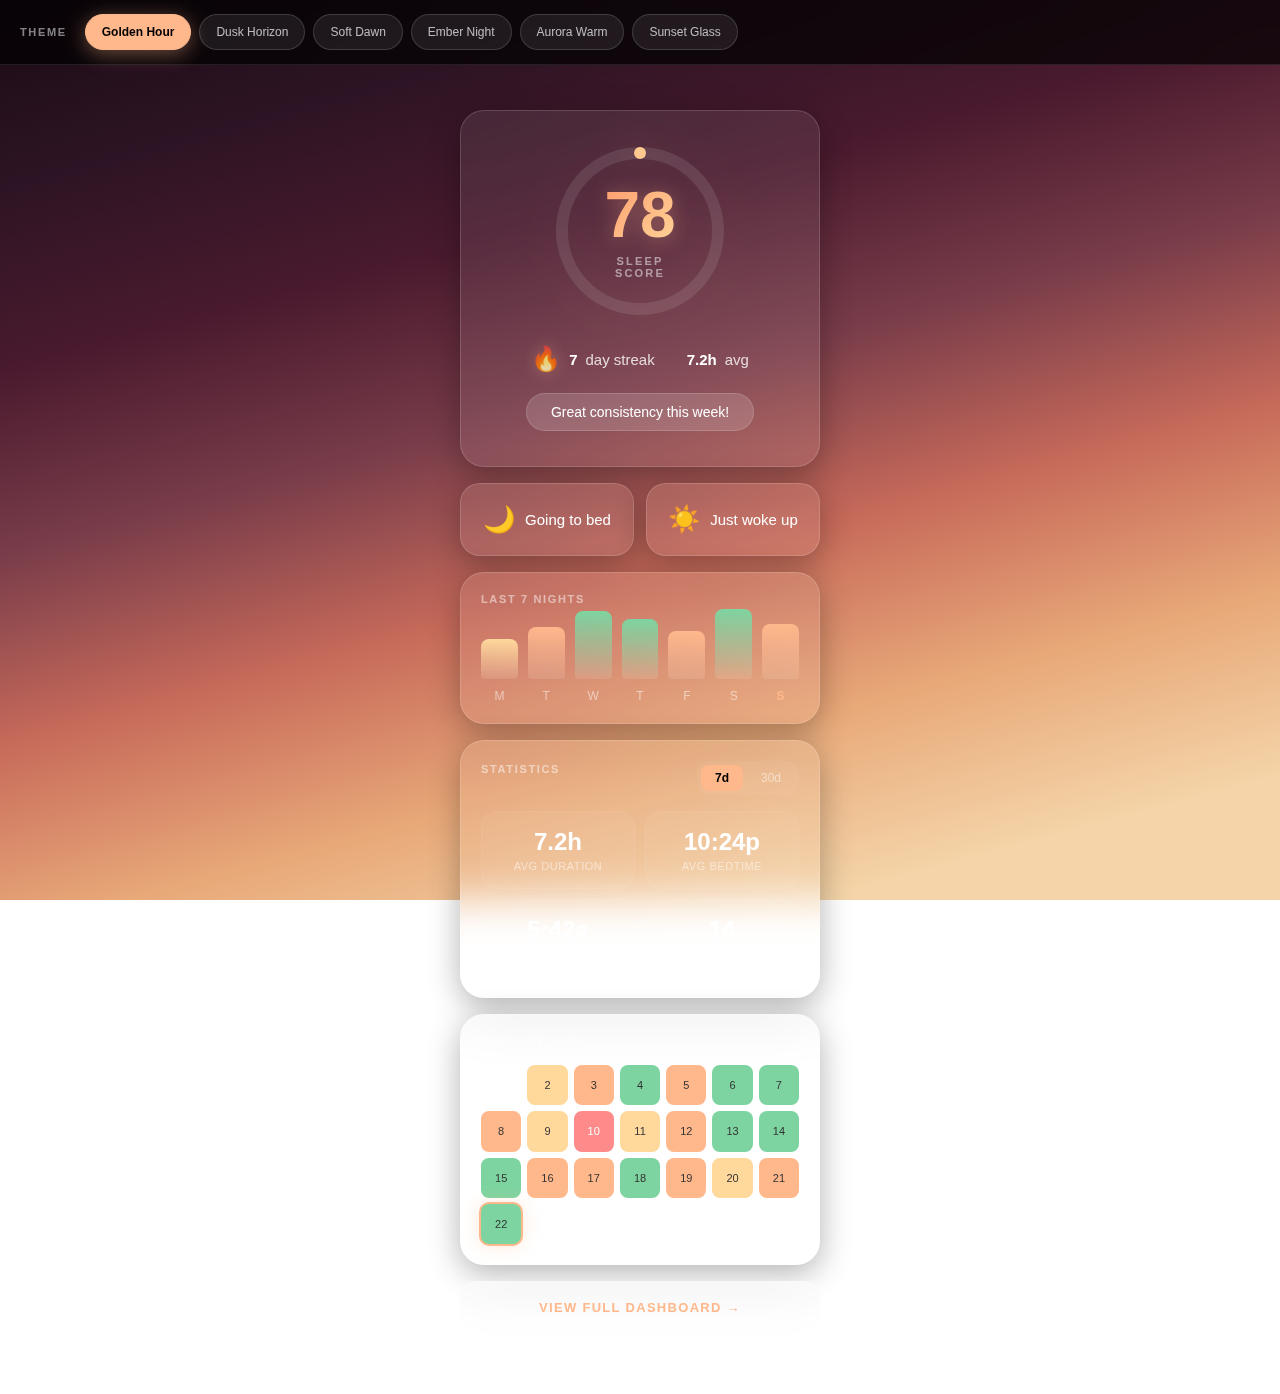
<file: sleep-themes-v2.html>
<!DOCTYPE html>
<html lang="en">
<head>
    <meta charset="UTF-8">
    <meta name="viewport" content="width=device-width, initial-scale=1.0, maximum-scale=1.0, user-scalable=no">
    <title>Sleep Dashboard - Creative Themes</title>
    <link rel="preconnect" href="https://fonts.googleapis.com">
    <link rel="preconnect" href="https://fonts.gstatic.com" crossorigin>
    <link href="https://fonts.googleapis.com/css2?family=Outfit:wght@300;400;500;600;700&display=swap" rel="stylesheet">
    <style>
        * {
            margin: 0;
            padding: 0;
            box-sizing: border-box;
        }

        /* ==========================================
           THEME 1: GOLDEN HOUR
           Warm orange/pink gradient sky
           ========================================== */
        .theme-golden-hour {
            --bg-gradient: linear-gradient(165deg,
                #1a0a15 0%,
                #2d1424 15%,
                #4a1a2e 30%,
                #7a3d4a 45%,
                #c76a5a 60%,
                #e8a878 75%,
                #f4d4a8 90%);
            --card-bg: rgba(255, 255, 255, 0.08);
            --card-border: rgba(255, 255, 255, 0.15);
            --card-shadow: 0 8px 32px rgba(0, 0, 0, 0.3);
            --text-primary: #fff;
            --text-secondary: rgba(255, 255, 255, 0.8);
            --text-muted: rgba(255, 255, 255, 0.5);
            --accent: #ffb88c;
            --accent-glow: rgba(255, 184, 140, 0.4);
            --score-ring: linear-gradient(135deg, #ff9a6c, #ffd89b);
            --ideal: #7dd4a0;
            --good: #ffb88c;
            --ok: #ffd89b;
            --poor: #ff8a8a;
        }

        /* ==========================================
           THEME 2: DUSK HORIZON
           Purple to orange horizon line
           ========================================== */
        .theme-dusk {
            --bg-gradient: linear-gradient(180deg,
                #0d0d1a 0%,
                #1a1a3a 20%,
                #2d2a5a 35%,
                #4a3a6a 45%,
                #6a4a6a 55%,
                #8a5a5a 65%,
                #b87a5a 75%,
                #e8a060 85%,
                #ffc878 95%);
            --card-bg: rgba(255, 255, 255, 0.06);
            --card-border: rgba(255, 200, 120, 0.2);
            --card-shadow: 0 8px 32px rgba(0, 0, 0, 0.4);
            --text-primary: #fff;
            --text-secondary: rgba(255, 255, 255, 0.85);
            --text-muted: rgba(255, 255, 255, 0.5);
            --accent: #ffc878;
            --accent-glow: rgba(255, 200, 120, 0.3);
            --score-ring: linear-gradient(135deg, #b87a5a, #ffc878);
            --ideal: #8dd4a8;
            --good: #ffc878;
            --ok: #ffda8a;
            --poor: #ff9090;
        }

        /* ==========================================
           THEME 3: SOFT DAWN
           Gentle pastels - pink, peach, lavender
           ========================================== */
        .theme-dawn {
            --bg-gradient: linear-gradient(160deg,
                #2a2035 0%,
                #3d2a4a 20%,
                #5a3a5a 35%,
                #7a4a60 50%,
                #a86a70 65%,
                #d4a090 80%,
                #f0d0c0 95%);
            --card-bg: rgba(255, 255, 255, 0.12);
            --card-border: rgba(255, 255, 255, 0.25);
            --card-shadow: 0 8px 32px rgba(0, 0, 0, 0.2);
            --text-primary: #fff;
            --text-secondary: rgba(255, 255, 255, 0.9);
            --text-muted: rgba(255, 255, 255, 0.55);
            --accent: #f0b0a0;
            --accent-glow: rgba(240, 176, 160, 0.4);
            --score-ring: linear-gradient(135deg, #c490a0, #f0d0c0);
            --ideal: #90d4a8;
            --good: #f0b0a0;
            --ok: #f0d0a0;
            --poor: #e09090;
        }

        /* ==========================================
           THEME 4: EMBER NIGHT
           Dark with glowing warm accents
           ========================================== */
        .theme-ember {
            --bg-gradient: linear-gradient(150deg,
                #0a0608 0%,
                #140a0c 30%,
                #1e0e10 50%,
                #281214 70%,
                #321618 100%);
            --card-bg: rgba(255, 150, 100, 0.06);
            --card-border: rgba(255, 150, 100, 0.15);
            --card-shadow: 0 8px 32px rgba(255, 100, 50, 0.1);
            --text-primary: #ffeee8;
            --text-secondary: rgba(255, 238, 232, 0.8);
            --text-muted: rgba(255, 238, 232, 0.45);
            --accent: #ff9060;
            --accent-glow: rgba(255, 144, 96, 0.5);
            --score-ring: linear-gradient(135deg, #ff6040, #ffa060);
            --ideal: #70c490;
            --good: #ff9060;
            --ok: #ffb060;
            --poor: #ff6060;
        }

        /* ==========================================
           THEME 5: AURORA WARM
           Flowing warm gradients with depth
           ========================================== */
        .theme-aurora {
            --bg-gradient:
                radial-gradient(ellipse at 20% 0%, rgba(255, 150, 100, 0.3) 0%, transparent 50%),
                radial-gradient(ellipse at 80% 20%, rgba(200, 100, 150, 0.25) 0%, transparent 45%),
                radial-gradient(ellipse at 40% 80%, rgba(255, 180, 100, 0.2) 0%, transparent 50%),
                linear-gradient(170deg, #0f0a12 0%, #1a1018 40%, #201520 70%, #151015 100%);
            --card-bg: rgba(255, 255, 255, 0.05);
            --card-border: rgba(255, 180, 150, 0.18);
            --card-shadow: 0 8px 32px rgba(0, 0, 0, 0.4);
            --text-primary: #fff;
            --text-secondary: rgba(255, 255, 255, 0.8);
            --text-muted: rgba(255, 255, 255, 0.45);
            --accent: #ffb090;
            --accent-glow: rgba(255, 176, 144, 0.4);
            --score-ring: linear-gradient(135deg, #c87090, #ffb090);
            --ideal: #80d0a0;
            --good: #ffb090;
            --ok: #ffd090;
            --poor: #ff8080;
        }

        /* ==========================================
           THEME 6: SUNSET GLASS
           Bold sunset with strong glassmorphism
           ========================================== */
        .theme-sunset-glass {
            --bg-gradient: linear-gradient(170deg,
                #1a0815 0%,
                #2a1020 20%,
                #4a1830 35%,
                #7a2840 50%,
                #aa4850 65%,
                #da7860 80%,
                #faa870 95%);
            --card-bg: rgba(255, 255, 255, 0.1);
            --card-border: rgba(255, 255, 255, 0.2);
            --card-shadow: 0 8px 32px rgba(0, 0, 0, 0.25), inset 0 1px 0 rgba(255,255,255,0.1);
            --text-primary: #fff;
            --text-secondary: rgba(255, 255, 255, 0.9);
            --text-muted: rgba(255, 255, 255, 0.55);
            --accent: #ffa870;
            --accent-glow: rgba(255, 168, 112, 0.5);
            --score-ring: linear-gradient(135deg, #ff6080, #ffc080);
            --ideal: #80d8a0;
            --good: #ffa870;
            --ok: #ffc870;
            --poor: #ff7070;
        }

        body {
            font-family: 'Outfit', -apple-system, sans-serif;
            background: var(--bg-gradient);
            background-attachment: fixed;
            color: var(--text-primary);
            min-height: 100vh;
            transition: background 0.8s ease;
        }

        /* Theme Selector */
        .theme-selector {
            position: fixed;
            top: 0;
            left: 0;
            right: 0;
            background: rgba(0, 0, 0, 0.7);
            backdrop-filter: blur(20px);
            -webkit-backdrop-filter: blur(20px);
            padding: 14px 20px;
            z-index: 100;
            display: flex;
            flex-wrap: wrap;
            gap: 8px;
            align-items: center;
            border-bottom: 1px solid rgba(255,255,255,0.1);
        }

        .theme-label {
            font-size: 11px;
            font-weight: 600;
            color: rgba(255,255,255,0.5);
            letter-spacing: 0.15em;
            margin-right: 10px;
        }

        .theme-btn {
            padding: 10px 16px;
            background: rgba(255, 255, 255, 0.08);
            border: 1px solid rgba(255, 255, 255, 0.15);
            color: rgba(255,255,255,0.7);
            font-family: 'Outfit', sans-serif;
            font-size: 12px;
            font-weight: 500;
            cursor: pointer;
            border-radius: 20px;
            transition: all 0.3s ease;
        }

        .theme-btn:hover {
            background: rgba(255, 255, 255, 0.15);
            color: #fff;
            transform: translateY(-1px);
        }

        .theme-btn.active {
            background: var(--accent);
            border-color: var(--accent);
            color: #000;
            font-weight: 600;
            box-shadow: 0 4px 20px var(--accent-glow);
        }

        /* Phone Frame */
        .phone-frame {
            max-width: 400px;
            margin: 90px auto 40px;
            min-height: calc(100vh - 130px);
            position: relative;
        }

        .view {
            padding: 20px;
            position: relative;
            z-index: 1;
        }

        /* Glass Card Base */
        .glass-card {
            background: var(--card-bg);
            backdrop-filter: blur(20px);
            -webkit-backdrop-filter: blur(20px);
            border: 1px solid var(--card-border);
            border-radius: 24px;
            box-shadow: var(--card-shadow);
            transition: all 0.3s ease;
        }

        .glass-card:hover {
            transform: translateY(-2px);
            box-shadow: var(--card-shadow), 0 0 40px var(--accent-glow);
        }

        /* Score Hero */
        .score-hero {
            text-align: center;
            padding: 30px 20px 35px;
            margin-bottom: 16px;
        }

        .score-ring-container {
            position: relative;
            width: 180px;
            height: 180px;
            margin: 0 auto 24px;
        }

        .score-ring {
            transform: rotate(-90deg);
            filter: drop-shadow(0 0 20px var(--accent-glow));
        }

        .score-ring-bg {
            fill: none;
            stroke: rgba(255,255,255,0.1);
            stroke-width: 12;
        }

        .score-ring-fill {
            fill: none;
            stroke: url(#scoreGradient);
            stroke-width: 12;
            stroke-linecap: round;
            stroke-dasharray: 0 999;
            transition: stroke-dasharray 1.2s cubic-bezier(0.4, 0, 0.2, 1);
        }

        .score-value {
            position: absolute;
            top: 50%;
            left: 50%;
            transform: translate(-50%, -50%);
            text-align: center;
        }

        .score-number {
            font-size: 64px;
            font-weight: 700;
            line-height: 1;
            background: var(--score-ring);
            -webkit-background-clip: text;
            -webkit-text-fill-color: transparent;
            background-clip: text;
            filter: drop-shadow(0 2px 10px var(--accent-glow));
        }

        .score-label {
            font-size: 11px;
            font-weight: 600;
            letter-spacing: 0.2em;
            color: var(--text-muted);
            margin-top: 8px;
        }

        /* Key Stats Row */
        .key-stats {
            display: flex;
            justify-content: center;
            gap: 32px;
            margin-bottom: 20px;
        }

        .key-stat {
            display: flex;
            align-items: center;
            gap: 8px;
            font-size: 15px;
            color: var(--text-secondary);
        }

        .key-stat .icon {
            font-size: 24px;
            filter: drop-shadow(0 0 8px var(--accent-glow));
        }

        .key-stat .value {
            font-weight: 600;
            color: var(--text-primary);
        }

        /* Insight Bubble */
        .insight-bubble {
            display: inline-block;
            background: rgba(255,255,255,0.08);
            backdrop-filter: blur(10px);
            border: 1px solid rgba(255,255,255,0.15);
            border-radius: 30px;
            padding: 10px 24px;
            font-size: 14px;
            font-weight: 500;
            color: var(--text-primary);
        }

        /* Quick Log */
        .quick-log {
            display: flex;
            gap: 12px;
            margin-bottom: 16px;
        }

        .log-btn {
            flex: 1;
            padding: 20px 16px;
            background: var(--card-bg);
            backdrop-filter: blur(20px);
            -webkit-backdrop-filter: blur(20px);
            border: 1px solid var(--card-border);
            border-radius: 20px;
            color: var(--text-primary);
            font-family: 'Outfit', sans-serif;
            font-size: 15px;
            font-weight: 500;
            cursor: pointer;
            transition: all 0.3s ease;
            display: flex;
            align-items: center;
            justify-content: center;
            gap: 10px;
            box-shadow: var(--card-shadow);
        }

        .log-btn:hover {
            background: rgba(255,255,255,0.12);
            transform: translateY(-3px);
            box-shadow: var(--card-shadow), 0 8px 30px var(--accent-glow);
        }

        .log-btn:active {
            transform: translateY(-1px);
        }

        .log-btn .emoji {
            font-size: 26px;
        }

        /* Mini Week */
        .mini-week {
            padding: 20px;
            margin-bottom: 16px;
        }

        .section-header {
            font-size: 11px;
            font-weight: 600;
            letter-spacing: 0.15em;
            color: var(--text-muted);
            margin-bottom: 18px;
        }

        .mini-bars {
            display: flex;
            justify-content: space-between;
            align-items: flex-end;
            height: 80px;
            gap: 10px;
        }

        .mini-bar-group {
            flex: 1;
            display: flex;
            flex-direction: column;
            align-items: center;
            gap: 10px;
        }

        .mini-bar {
            width: 100%;
            max-width: 38px;
            border-radius: 8px 8px 4px 4px;
            transition: all 0.3s ease;
        }

        .mini-bar.ideal { background: linear-gradient(180deg, var(--ideal), rgba(255,255,255,0.1)); }
        .mini-bar.good { background: linear-gradient(180deg, var(--good), rgba(255,255,255,0.1)); }
        .mini-bar.ok { background: linear-gradient(180deg, var(--ok), rgba(255,255,255,0.1)); }
        .mini-bar.poor { background: linear-gradient(180deg, var(--poor), rgba(255,255,255,0.1)); }
        .mini-bar.none { background: rgba(255,255,255,0.08); }

        .mini-bar-label {
            font-size: 12px;
            font-weight: 500;
            color: var(--text-muted);
        }

        .mini-bar-label.today {
            color: var(--accent);
            font-weight: 600;
        }

        /* Stats Grid */
        .stats-section {
            padding: 20px;
            margin-bottom: 16px;
        }

        .stats-header {
            display: flex;
            justify-content: space-between;
            align-items: center;
            margin-bottom: 16px;
        }

        .period-toggle {
            display: flex;
            gap: 4px;
            background: rgba(255,255,255,0.05);
            padding: 4px;
            border-radius: 12px;
        }

        .period-btn {
            padding: 6px 14px;
            background: transparent;
            border: none;
            border-radius: 8px;
            color: var(--text-muted);
            font-family: 'Outfit', sans-serif;
            font-size: 12px;
            font-weight: 500;
            cursor: pointer;
            transition: all 0.2s;
        }

        .period-btn:hover {
            color: var(--text-primary);
        }

        .period-btn.active {
            background: var(--accent);
            color: #000;
            font-weight: 600;
        }

        .stats-grid {
            display: grid;
            grid-template-columns: repeat(2, 1fr);
            gap: 10px;
        }

        .stat-item {
            background: rgba(255,255,255,0.04);
            border-radius: 16px;
            padding: 16px;
            text-align: center;
            border: 1px solid rgba(255,255,255,0.06);
            transition: all 0.3s ease;
        }

        .stat-item:hover {
            background: rgba(255,255,255,0.08);
            border-color: rgba(255,255,255,0.12);
        }

        .stat-value {
            font-size: 24px;
            font-weight: 600;
            color: var(--text-primary);
            margin-bottom: 4px;
        }

        .stat-label {
            font-size: 11px;
            font-weight: 500;
            color: var(--text-muted);
            text-transform: uppercase;
            letter-spacing: 0.05em;
        }

        /* Heatmap */
        .heatmap-section {
            padding: 20px;
            margin-bottom: 16px;
        }

        .heatmap-grid {
            display: grid;
            grid-template-columns: repeat(7, 1fr);
            gap: 6px;
        }

        .heatmap-cell {
            aspect-ratio: 1;
            border-radius: 8px;
            display: flex;
            align-items: center;
            justify-content: center;
            font-size: 11px;
            font-weight: 500;
            color: var(--text-primary);
            transition: all 0.2s;
            cursor: pointer;
        }

        .heatmap-cell:hover {
            transform: scale(1.15);
            z-index: 1;
        }

        .heatmap-cell.none { background: rgba(255,255,255,0.06); color: var(--text-muted); }
        .heatmap-cell.poor { background: var(--poor); }
        .heatmap-cell.ok { background: var(--ok); color: #333; }
        .heatmap-cell.good { background: var(--good); color: #333; }
        .heatmap-cell.ideal { background: var(--ideal); color: #333; }
        .heatmap-cell.today {
            box-shadow: 0 0 0 2px var(--accent), 0 0 20px var(--accent-glow);
        }

        /* View Full Link */
        .view-full-link {
            display: block;
            text-align: center;
            padding: 18px;
            color: var(--accent);
            font-size: 13px;
            font-weight: 600;
            letter-spacing: 0.1em;
            text-decoration: none;
            background: var(--card-bg);
            backdrop-filter: blur(20px);
            border: 1px solid var(--card-border);
            border-radius: 16px;
            transition: all 0.3s ease;
        }

        .view-full-link:hover {
            background: rgba(255,255,255,0.1);
            box-shadow: 0 0 30px var(--accent-glow);
            transform: translateY(-2px);
        }

        /* Animated glow orbs for aurora theme */
        .theme-aurora .phone-frame::before,
        .theme-aurora .phone-frame::after {
            content: '';
            position: absolute;
            border-radius: 50%;
            filter: blur(60px);
            opacity: 0.5;
            animation: float 8s ease-in-out infinite;
            pointer-events: none;
        }

        .theme-aurora .phone-frame::before {
            width: 200px;
            height: 200px;
            background: rgba(255, 150, 100, 0.3);
            top: 10%;
            left: -10%;
        }

        .theme-aurora .phone-frame::after {
            width: 150px;
            height: 150px;
            background: rgba(200, 100, 150, 0.25);
            bottom: 20%;
            right: -5%;
            animation-delay: -4s;
        }

        @keyframes float {
            0%, 100% { transform: translate(0, 0); }
            50% { transform: translate(20px, -20px); }
        }

        /* Ember glow pulse */
        .theme-ember .score-ring-container {
            animation: ember-pulse 3s ease-in-out infinite;
        }

        @keyframes ember-pulse {
            0%, 100% { filter: drop-shadow(0 0 20px var(--accent-glow)); }
            50% { filter: drop-shadow(0 0 40px var(--accent-glow)); }
        }
    </style>
</head>
<body class="theme-golden-hour">

<!-- Theme Selector -->
<div class="theme-selector">
    <span class="theme-label">THEME</span>
    <button class="theme-btn active" onclick="setTheme('golden-hour')">Golden Hour</button>
    <button class="theme-btn" onclick="setTheme('dusk')">Dusk Horizon</button>
    <button class="theme-btn" onclick="setTheme('dawn')">Soft Dawn</button>
    <button class="theme-btn" onclick="setTheme('ember')">Ember Night</button>
    <button class="theme-btn" onclick="setTheme('aurora')">Aurora Warm</button>
    <button class="theme-btn" onclick="setTheme('sunset-glass')">Sunset Glass</button>
</div>

<!-- Phone Frame -->
<div class="phone-frame">
    <div class="view">

        <!-- Score Hero Card -->
        <div class="glass-card score-hero">
            <div class="score-ring-container">
                <svg class="score-ring" width="180" height="180" viewBox="0 0 180 180">
                    <defs>
                        <linearGradient id="scoreGradient" x1="0%" y1="0%" x2="100%" y2="100%">
                            <stop offset="0%" class="gradient-start"/>
                            <stop offset="100%" class="gradient-end"/>
                        </linearGradient>
                    </defs>
                    <circle class="score-ring-bg" cx="90" cy="90" r="78" />
                    <circle class="score-ring-fill" cx="90" cy="90" r="78"
                        stroke-dasharray="382 490" />
                </svg>
                <div class="score-value">
                    <div class="score-number">78</div>
                    <div class="score-label">SLEEP SCORE</div>
                </div>
            </div>

            <div class="key-stats">
                <div class="key-stat">
                    <span class="icon">&#128293;</span>
                    <span class="value">7</span> day streak
                </div>
                <div class="key-stat">
                    <span class="value">7.2h</span> avg
                </div>
            </div>

            <div class="insight-bubble">
                Great consistency this week!
            </div>
        </div>

        <!-- Quick Log -->
        <div class="quick-log">
            <button class="log-btn">
                <span class="emoji">&#127769;</span>
                Going to bed
            </button>
            <button class="log-btn">
                <span class="emoji">&#9728;&#65039;</span>
                Just woke up
            </button>
        </div>

        <!-- Mini Week -->
        <div class="glass-card mini-week">
            <div class="section-header">LAST 7 NIGHTS</div>
            <div class="mini-bars">
                <div class="mini-bar-group">
                    <div class="mini-bar ok" style="height: 40px;"></div>
                    <span class="mini-bar-label">M</span>
                </div>
                <div class="mini-bar-group">
                    <div class="mini-bar good" style="height: 52px;"></div>
                    <span class="mini-bar-label">T</span>
                </div>
                <div class="mini-bar-group">
                    <div class="mini-bar ideal" style="height: 68px;"></div>
                    <span class="mini-bar-label">W</span>
                </div>
                <div class="mini-bar-group">
                    <div class="mini-bar ideal" style="height: 60px;"></div>
                    <span class="mini-bar-label">T</span>
                </div>
                <div class="mini-bar-group">
                    <div class="mini-bar good" style="height: 48px;"></div>
                    <span class="mini-bar-label">F</span>
                </div>
                <div class="mini-bar-group">
                    <div class="mini-bar ideal" style="height: 70px;"></div>
                    <span class="mini-bar-label">S</span>
                </div>
                <div class="mini-bar-group">
                    <div class="mini-bar good" style="height: 55px;"></div>
                    <span class="mini-bar-label today">S</span>
                </div>
            </div>
        </div>

        <!-- Stats Section -->
        <div class="glass-card stats-section">
            <div class="stats-header">
                <span class="section-header">STATISTICS</span>
                <div class="period-toggle">
                    <button class="period-btn active">7d</button>
                    <button class="period-btn">30d</button>
                </div>
            </div>
            <div class="stats-grid">
                <div class="stat-item">
                    <div class="stat-value">7.2h</div>
                    <div class="stat-label">Avg Duration</div>
                </div>
                <div class="stat-item">
                    <div class="stat-value">10:24p</div>
                    <div class="stat-label">Avg Bedtime</div>
                </div>
                <div class="stat-item">
                    <div class="stat-value">5:42a</div>
                    <div class="stat-label">Avg Wake</div>
                </div>
                <div class="stat-item">
                    <div class="stat-value">14</div>
                    <div class="stat-label">Nights Logged</div>
                </div>
            </div>
        </div>

        <!-- Heatmap -->
        <div class="glass-card heatmap-section">
            <div class="section-header">JANUARY 2026</div>
            <div class="heatmap-grid">
                <div class="heatmap-cell none">1</div>
                <div class="heatmap-cell ok">2</div>
                <div class="heatmap-cell good">3</div>
                <div class="heatmap-cell ideal">4</div>
                <div class="heatmap-cell good">5</div>
                <div class="heatmap-cell ideal">6</div>
                <div class="heatmap-cell ideal">7</div>
                <div class="heatmap-cell good">8</div>
                <div class="heatmap-cell ok">9</div>
                <div class="heatmap-cell poor">10</div>
                <div class="heatmap-cell ok">11</div>
                <div class="heatmap-cell good">12</div>
                <div class="heatmap-cell ideal">13</div>
                <div class="heatmap-cell ideal">14</div>
                <div class="heatmap-cell ideal">15</div>
                <div class="heatmap-cell good">16</div>
                <div class="heatmap-cell good">17</div>
                <div class="heatmap-cell ideal">18</div>
                <div class="heatmap-cell good">19</div>
                <div class="heatmap-cell ok">20</div>
                <div class="heatmap-cell good">21</div>
                <div class="heatmap-cell today ideal">22</div>
                <div class="heatmap-cell none">23</div>
                <div class="heatmap-cell none">24</div>
                <div class="heatmap-cell none">25</div>
                <div class="heatmap-cell none">26</div>
                <div class="heatmap-cell none">27</div>
                <div class="heatmap-cell none">28</div>
            </div>
        </div>

        <a href="#" class="view-full-link">VIEW FULL DASHBOARD &rarr;</a>

    </div>
</div>

<script>
    const gradientColors = {
        'golden-hour': ['#ff9a6c', '#ffd89b'],
        'dusk': ['#b87a5a', '#ffc878'],
        'dawn': ['#c490a0', '#f0d0c0'],
        'ember': ['#ff6040', '#ffa060'],
        'aurora': ['#c87090', '#ffb090'],
        'sunset-glass': ['#ff6080', '#ffc080']
    };

    function setTheme(theme) {
        document.body.className = 'theme-' + theme;

        // Update gradient colors
        const colors = gradientColors[theme];
        document.querySelector('.gradient-start').style.stopColor = colors[0];
        document.querySelector('.gradient-end').style.stopColor = colors[1];

        // Update active button
        document.querySelectorAll('.theme-btn').forEach(btn => {
            btn.classList.remove('active');
            if (btn.textContent.toLowerCase().replace(/\s+/g, '-') === theme) {
                btn.classList.add('active');
            }
        });

        // Re-trigger ring animation
        const ring = document.querySelector('.score-ring-fill');
        ring.style.strokeDasharray = '0 490';
        setTimeout(() => {
            ring.style.strokeDasharray = '382 490';
        }, 100);
    }

    // Initialize gradient colors
    document.addEventListener('DOMContentLoaded', () => {
        const colors = gradientColors['golden-hour'];
        document.querySelector('.gradient-start').style.stopColor = colors[0];
        document.querySelector('.gradient-end').style.stopColor = colors[1];
    });
</script>

</body>
</html>
</file>
<file: css/sleep-theme.css>
/* ═══════════════════════════════════════════════════════════════════════════════
   SLEEP THEME - Aurora Warm
   Shared styles between mobile and desktop sleep pages
   ═══════════════════════════════════════════════════════════════════════════════ */

/* ─────────────────────────────────────────────────────────────────────────────
   CSS VARIABLES
   ───────────────────────────────────────────────────────────────────────────── */
:root {
    /* Background */
    --bg-gradient:
        radial-gradient(ellipse at 20% 0%, rgba(255, 150, 100, 0.3) 0%, transparent 50%),
        radial-gradient(ellipse at 80% 20%, rgba(200, 100, 150, 0.25) 0%, transparent 45%),
        radial-gradient(ellipse at 40% 80%, rgba(255, 180, 100, 0.2) 0%, transparent 50%),
        linear-gradient(170deg, #0f0a12 0%, #1a1018 40%, #201520 70%, #151015 100%);

    /* Cards */
    --card-bg: rgba(255, 255, 255, 0.05);
    --card-bg-hover: rgba(255, 255, 255, 0.08);
    --card-border: rgba(255, 180, 150, 0.15);
    --card-border-hover: rgba(255, 255, 255, 0.2);

    /* Text */
    --text-primary: #fff;
    --text-secondary: rgba(255, 255, 255, 0.8);
    --text-muted: rgba(255, 255, 255, 0.45);

    /* Accent */
    --accent: #ffb090;
    --accent-glow: rgba(255, 176, 144, 0.4);
    --score-gradient: linear-gradient(135deg, #c87090, #ffb090);

    /* Data colors - Good (green) */
    --data-good-start: #7dd4a0;
    --data-good-end: #4ab078;
    --data-good-glow: rgba(125, 212, 160, 0.3);

    /* Data colors - OK (yellow/orange) */
    --data-ok-start: #ffc878;
    --data-ok-end: #e0a050;
    --data-ok-glow: rgba(255, 200, 120, 0.3);

    /* Data colors - Poor (red) */
    --data-poor-start: #ff9080;
    --data-poor-end: #d06060;
    --data-poor-glow: rgba(255, 144, 128, 0.3);

    /* Data colors - Ideal (teal) */
    --data-ideal-start: #60c8b0;
    --data-ideal-end: #40a890;
    --data-ideal-glow: rgba(96, 200, 176, 0.3);

    /* Data colors - None/Empty */
    --data-none: rgba(255, 255, 255, 0.06);

    /* Base background & orbs */
    --bg-base: #0f0a12;
    --orb-1: rgba(255, 176, 144, 0.4);
    --orb-2: rgba(200, 112, 144, 0.35);

    /* Shadows */
    --shadow-sm: 0 2px 8px rgba(0, 0, 0, 0.2);
    --shadow-md: 0 8px 32px rgba(0, 0, 0, 0.3);
    --shadow-lg: 0 12px 40px rgba(0, 0, 0, 0.4);
    --shadow-glow: 0 0 30px var(--accent-glow);

    /* Transitions */
    --transition-fast: 0.2s ease;
    --transition-normal: 0.3s ease;
    --transition-slow: 0.5s ease;

    /* Border radius */
    --radius-sm: 8px;
    --radius-md: 12px;
    --radius-lg: 16px;
    --radius-xl: 20px;
    --radius-2xl: 24px;
}

/* ─────────────────────────────────────────────────────────────────────────────
   THEME OVERRIDES (Aurora = default / no selector)
   ───────────────────────────────────────────────────────────────────────────── */
[data-theme="arctic"] {
    --bg-gradient:
        radial-gradient(ellipse at 20% 0%, rgba(100, 160, 255, 0.25) 0%, transparent 50%),
        radial-gradient(ellipse at 80% 20%, rgba(80, 140, 220, 0.2) 0%, transparent 45%),
        radial-gradient(ellipse at 40% 80%, rgba(120, 180, 255, 0.15) 0%, transparent 50%),
        linear-gradient(170deg, #0a0e14 0%, #0e1420 40%, #101824 70%, #0c1018 100%);
    --bg-base: #0a0e14;
    --card-bg: rgba(140, 200, 255, 0.06);
    --card-border: rgba(140, 200, 255, 0.12);
    --card-bg-hover: rgba(140, 200, 255, 0.1);
    --card-border-hover: rgba(140, 200, 255, 0.22);
    --accent: #8cc8ff;
    --accent-glow: rgba(140, 200, 255, 0.35);
    --score-gradient: linear-gradient(135deg, #5090d0, #8cc8ff);
    --text-primary: #e8f0ff;
    --text-secondary: rgba(232, 240, 255, 0.8);
    --text-muted: rgba(232, 240, 255, 0.4);
    --orb-1: rgba(100, 170, 255, 0.35);
    --orb-2: rgba(80, 130, 220, 0.3);
    --shadow-glow: 0 0 30px rgba(140, 200, 255, 0.3);
}

[data-theme="solar"] {
    --bg-gradient:
        radial-gradient(ellipse at 20% 0%, rgba(255, 176, 64, 0.3) 0%, transparent 50%),
        radial-gradient(ellipse at 80% 20%, rgba(255, 140, 40, 0.22) 0%, transparent 45%),
        radial-gradient(ellipse at 40% 80%, rgba(255, 200, 80, 0.18) 0%, transparent 50%),
        linear-gradient(170deg, #120a04 0%, #1a1008 40%, #201810 70%, #141008 100%);
    --bg-base: #120a04;
    --card-bg: rgba(255, 176, 64, 0.06);
    --card-border: rgba(255, 176, 64, 0.14);
    --card-bg-hover: rgba(255, 176, 64, 0.1);
    --card-border-hover: rgba(255, 200, 100, 0.22);
    --accent: #ffb040;
    --accent-glow: rgba(255, 176, 64, 0.4);
    --score-gradient: linear-gradient(135deg, #e08820, #ffb040);
    --text-primary: #fff8f0;
    --text-secondary: rgba(255, 248, 240, 0.8);
    --text-muted: rgba(255, 248, 240, 0.42);
    --orb-1: rgba(255, 176, 64, 0.4);
    --orb-2: rgba(255, 140, 40, 0.3);
    --shadow-glow: 0 0 30px rgba(255, 176, 64, 0.3);
}

[data-theme="lavender"] {
    --bg-gradient:
        radial-gradient(ellipse at 20% 0%, rgba(184, 136, 232, 0.28) 0%, transparent 50%),
        radial-gradient(ellipse at 80% 20%, rgba(160, 100, 220, 0.22) 0%, transparent 45%),
        radial-gradient(ellipse at 40% 80%, rgba(200, 160, 240, 0.18) 0%, transparent 50%),
        linear-gradient(170deg, #0e0a14 0%, #141020 40%, #181424 70%, #100e18 100%);
    --bg-base: #0e0a14;
    --card-bg: rgba(184, 136, 232, 0.06);
    --card-border: rgba(184, 136, 232, 0.14);
    --card-bg-hover: rgba(184, 136, 232, 0.1);
    --card-border-hover: rgba(200, 160, 240, 0.22);
    --accent: #b888e8;
    --accent-glow: rgba(184, 136, 232, 0.35);
    --score-gradient: linear-gradient(135deg, #8860c0, #b888e8);
    --text-primary: #f0e8ff;
    --text-secondary: rgba(240, 232, 255, 0.8);
    --text-muted: rgba(240, 232, 255, 0.42);
    --orb-1: rgba(184, 136, 232, 0.35);
    --orb-2: rgba(140, 100, 200, 0.3);
    --shadow-glow: 0 0 30px rgba(184, 136, 232, 0.3);
}

[data-theme="mono"] {
    --bg-gradient:
        radial-gradient(ellipse at 20% 0%, rgba(255, 255, 255, 0.06) 0%, transparent 50%),
        radial-gradient(ellipse at 80% 20%, rgba(255, 255, 255, 0.04) 0%, transparent 45%),
        radial-gradient(ellipse at 40% 80%, rgba(255, 255, 255, 0.03) 0%, transparent 50%),
        linear-gradient(170deg, #0a0a0a 0%, #111 40%, #141414 70%, #0c0c0c 100%);
    --bg-base: #0a0a0a;
    --card-bg: rgba(255, 255, 255, 0.05);
    --card-border: rgba(255, 255, 255, 0.1);
    --card-bg-hover: rgba(255, 255, 255, 0.08);
    --card-border-hover: rgba(255, 255, 255, 0.18);
    --accent: #fff;
    --accent-glow: rgba(255, 255, 255, 0.25);
    --score-gradient: linear-gradient(135deg, #999, #fff);
    --text-primary: #fff;
    --text-secondary: rgba(255, 255, 255, 0.75);
    --text-muted: rgba(255, 255, 255, 0.4);
    --orb-1: rgba(255, 255, 255, 0.12);
    --orb-2: rgba(255, 255, 255, 0.08);
    --shadow-glow: 0 0 30px rgba(255, 255, 255, 0.15);
}

/* ─────────────────────────────────────────────────────────────────────────────
   BASE STYLES
   ───────────────────────────────────────────────────────────────────────────── */
* {
    margin: 0;
    padding: 0;
    box-sizing: border-box;
}

body {
    font-family: 'Outfit', -apple-system, BlinkMacSystemFont, 'Segoe UI', sans-serif;
    background: var(--bg-gradient);
    background-attachment: fixed;
    color: var(--text-primary);
    min-height: 100vh;
    min-height: 100dvh;
    line-height: 1.5;
    -webkit-font-smoothing: antialiased;
    -moz-osx-font-smoothing: grayscale;
}

/* ─────────────────────────────────────────────────────────────────────────────
   FLOATING ORBS ANIMATION
   ───────────────────────────────────────────────────────────────────────────── */
@keyframes float {
    0%, 100% { transform: translate(0, 0) scale(1); }
    33% { transform: translate(15px, -20px) scale(1.05); }
    66% { transform: translate(-10px, 10px) scale(0.95); }
}

.orb {
    position: fixed;
    border-radius: 50%;
    filter: blur(60px);
    opacity: 0.6;
    animation: float 10s ease-in-out infinite;
    pointer-events: none;
    z-index: 0;
}

.orb-1 {
    width: 180px;
    height: 180px;
    background: var(--orb-1);
    top: 5%;
    left: -5%;
}

.orb-2 {
    width: 140px;
    height: 140px;
    background: var(--orb-2);
    bottom: 25%;
    right: -5%;
    animation-delay: -5s;
}

.orb-3 {
    width: 120px;
    height: 120px;
    background: rgba(255, 200, 150, 0.3);
    top: 40%;
    right: 10%;
    animation-delay: -3s;
}

/* ─────────────────────────────────────────────────────────────────────────────
   GLASS CARD
   ───────────────────────────────────────────────────────────────────────────── */
.glass-card {
    background: var(--card-bg);
    backdrop-filter: blur(24px);
    -webkit-backdrop-filter: blur(24px);
    border: 1px solid var(--card-border);
    border-radius: var(--radius-2xl);
    box-shadow: var(--shadow-md);
    transition: all var(--transition-normal);
}

.glass-card:hover {
    box-shadow: var(--shadow-lg), var(--shadow-glow);
    border-color: var(--card-border-hover);
}

/* ─────────────────────────────────────────────────────────────────────────────
   TYPOGRAPHY
   ───────────────────────────────────────────────────────────────────────────── */
.section-header {
    font-size: 11px;
    font-weight: 600;
    letter-spacing: 0.15em;
    color: var(--text-muted);
    text-transform: uppercase;
}

.stat-value {
    font-size: 26px;
    font-weight: 600;
    color: var(--text-primary);
}

.stat-label {
    font-size: 11px;
    font-weight: 500;
    color: var(--text-muted);
    text-transform: uppercase;
    letter-spacing: 0.05em;
}

/* ─────────────────────────────────────────────────────────────────────────────
   BUTTONS
   ───────────────────────────────────────────────────────────────────────────── */
.btn-glass {
    background: var(--card-bg);
    backdrop-filter: blur(20px);
    -webkit-backdrop-filter: blur(20px);
    border: 1px solid var(--card-border);
    border-radius: var(--radius-xl);
    color: var(--text-primary);
    font-family: 'Outfit', sans-serif;
    font-weight: 500;
    cursor: pointer;
    transition: all var(--transition-normal);
}

.btn-glass:hover {
    background: var(--card-bg-hover);
    transform: translateY(-2px);
    box-shadow: var(--shadow-glow);
}

.btn-glass.disabled {
    opacity: 0.4;
    pointer-events: none;
}

.btn-accent {
    background: var(--accent);
    border: none;
    border-radius: var(--radius-md);
    color: #000;
    font-family: 'Outfit', sans-serif;
    font-weight: 600;
    cursor: pointer;
    transition: all var(--transition-fast);
}

.btn-accent:hover {
    transform: scale(1.05);
    box-shadow: 0 4px 20px var(--accent-glow);
}

/* ─────────────────────────────────────────────────────────────────────────────
   FORM INPUTS
   ───────────────────────────────────────────────────────────────────────────── */
.input-glass {
    background: rgba(255, 255, 255, 0.06);
    border: 1px solid rgba(255, 255, 255, 0.1);
    border-radius: var(--radius-md);
    color: var(--text-primary);
    font-family: 'Outfit', sans-serif;
    outline: none;
    transition: all var(--transition-fast);
}

.input-glass:focus {
    border-color: var(--accent);
    box-shadow: 0 0 0 3px var(--accent-glow);
}

/* ─────────────────────────────────────────────────────────────────────────────
   NATIVE INPUT OVERRIDES (Date/Time/Number pickers)
   ───────────────────────────────────────────────────────────────────────────── */
input[type="date"],
input[type="time"],
input[type="number"] {
    background: rgba(255, 255, 255, 0.06);
    border: 1px solid rgba(255, 255, 255, 0.12);
    border-radius: var(--radius-md);
    color: var(--text-primary);
    font-family: 'Outfit', sans-serif;
    color-scheme: dark;
    padding: 12px 14px;
}

input[type="date"]::-webkit-calendar-picker-indicator,
input[type="time"]::-webkit-calendar-picker-indicator {
    filter: invert(0.7);
    cursor: pointer;
    opacity: 0.6;
    transition: opacity var(--transition-fast);
}

input[type="date"]::-webkit-calendar-picker-indicator:hover,
input[type="time"]::-webkit-calendar-picker-indicator:hover {
    opacity: 1;
}

input[type="date"]:focus,
input[type="time"]:focus,
input[type="number"]:focus {
    outline: none;
    border-color: var(--accent);
    box-shadow: 0 0 0 3px var(--accent-glow);
}

/* Number input spinner buttons */
input[type="number"]::-webkit-inner-spin-button,
input[type="number"]::-webkit-outer-spin-button {
    opacity: 0.5;
    filter: invert(0.7);
}

input[type="number"]:hover::-webkit-inner-spin-button,
input[type="number"]:hover::-webkit-outer-spin-button {
    opacity: 1;
}

/* ─────────────────────────────────────────────────────────────────────────────
   SCORE RING
   ───────────────────────────────────────────────────────────────────────────── */
.score-ring {
    transform: rotate(-90deg);
    filter: drop-shadow(0 0 25px var(--accent-glow));
}

.score-ring-bg {
    fill: none;
    stroke: rgba(255, 255, 255, 0.08);
    stroke-width: 12;
}

.score-ring-fill {
    fill: none;
    stroke: url(#scoreGradient);
    stroke-width: 12;
    stroke-linecap: round;
    transition: stroke-dasharray var(--transition-slow);
}

.score-number {
    font-weight: 700;
    line-height: 1;
    background: var(--score-gradient);
    -webkit-background-clip: text;
    -webkit-text-fill-color: transparent;
    background-clip: text;
}

/* ─────────────────────────────────────────────────────────────────────────────
   DATA BARS (Mini Week Chart)
   ───────────────────────────────────────────────────────────────────────────── */
.data-bar {
    border-radius: 10px 10px 4px 4px;
    transition: all var(--transition-normal);
    position: relative;
    overflow: hidden;
}

.data-bar::after {
    content: '';
    position: absolute;
    top: 0;
    left: 0;
    right: 0;
    height: 50%;
    background: linear-gradient(180deg, rgba(255, 255, 255, 0.25) 0%, transparent 100%);
    border-radius: 10px 10px 0 0;
}

.data-bar.good {
    background: linear-gradient(180deg, var(--data-good-start) 0%, var(--data-good-end) 100%);
    box-shadow: 0 4px 15px var(--data-good-glow);
}

.data-bar.ok {
    background: linear-gradient(180deg, var(--data-ok-start) 0%, var(--data-ok-end) 100%);
    box-shadow: 0 4px 15px var(--data-ok-glow);
}

.data-bar.poor {
    background: linear-gradient(180deg, var(--data-poor-start) 0%, var(--data-poor-end) 100%);
    box-shadow: 0 4px 15px var(--data-poor-glow);
}

.data-bar.none {
    background: var(--data-none);
    min-height: 8px;
}

/* ─────────────────────────────────────────────────────────────────────────────
   HEATMAP CELLS
   ───────────────────────────────────────────────────────────────────────────── */
.heatmap-cell {
    aspect-ratio: 1;
    border-radius: 10px;
    display: flex;
    align-items: center;
    justify-content: center;
    font-size: 11px;
    font-weight: 600;
    transition: all var(--transition-fast);
    cursor: pointer;
    position: relative;
    overflow: hidden;
}

.heatmap-cell:hover {
    transform: scale(1.12);
    z-index: 1;
}

.heatmap-cell.none,
.heatmap-cell.empty {
    background: var(--data-none);
    color: var(--text-muted);
}

.heatmap-cell.empty {
    opacity: 0;
    pointer-events: none;
}

.heatmap-cell.future {
    opacity: 0.3;
}

.heatmap-cell.poor {
    background: linear-gradient(145deg, var(--data-poor-start), var(--data-poor-end));
    color: #fff;
    box-shadow: inset 0 1px 0 rgba(255, 255, 255, 0.2);
}

.heatmap-cell.low,
.heatmap-cell.ok {
    background: linear-gradient(145deg, var(--data-ok-start), var(--data-ok-end));
    color: #4a3520;
    box-shadow: inset 0 1px 0 rgba(255, 255, 255, 0.3);
}

.heatmap-cell.good {
    background: linear-gradient(145deg, var(--data-good-start), var(--data-good-end));
    color: #1a4030;
    box-shadow: inset 0 1px 0 rgba(255, 255, 255, 0.3);
}

.heatmap-cell.ideal {
    background: linear-gradient(145deg, var(--data-ideal-start), var(--data-ideal-end));
    color: #1a4040;
    box-shadow: inset 0 1px 0 rgba(255, 255, 255, 0.3);
}

.heatmap-cell:not(.none):not(.empty)::before {
    content: '';
    position: absolute;
    top: 0;
    left: 0;
    right: 0;
    height: 45%;
    background: linear-gradient(180deg, rgba(255, 255, 255, 0.2) 0%, transparent 100%);
    border-radius: 10px 10px 0 0;
    pointer-events: none;
}

.heatmap-cell.today {
    box-shadow:
        0 0 0 2px var(--accent),
        0 0 20px var(--accent-glow),
        inset 0 1px 0 rgba(255, 255, 255, 0.3);
}

/* ─────────────────────────────────────────────────────────────────────────────
   QUALITY BAR
   ───────────────────────────────────────────────────────────────────────────── */
.quality-bar {
    display: flex;
    height: 8px;
    border-radius: 4px;
    overflow: hidden;
}

.quality-zone {
    flex: 1;
}

.quality-zone.poor {
    background: linear-gradient(90deg, var(--data-poor-end), var(--data-poor-start));
}

.quality-zone.ok {
    background: linear-gradient(90deg, var(--data-ok-end), var(--data-ok-start));
}

.quality-zone.good {
    background: linear-gradient(90deg, var(--data-good-end), var(--data-good-start));
}

.quality-zone.ideal {
    background: linear-gradient(90deg, var(--data-ideal-end), var(--data-ideal-start));
}

.quality-marker {
    width: 4px;
    height: 16px;
    background: var(--text-primary);
    border-radius: 2px;
    position: relative;
    top: -12px;
    transition: margin-left var(--transition-normal);
    box-shadow: 0 0 8px rgba(255, 255, 255, 0.5);
}

/* ─────────────────────────────────────────────────────────────────────────────
   LEGEND
   ───────────────────────────────────────────────────────────────────────────── */
.legend-dot {
    width: 12px;
    height: 12px;
    border-radius: 4px;
}

.legend-dot.good {
    background: linear-gradient(135deg, var(--data-good-start), var(--data-good-end));
}

.legend-dot.ok {
    background: linear-gradient(135deg, var(--data-ok-start), var(--data-ok-end));
}

.legend-dot.poor {
    background: linear-gradient(135deg, var(--data-poor-start), var(--data-poor-end));
}

/* ─────────────────────────────────────────────────────────────────────────────
   PERIOD TOGGLE
   ───────────────────────────────────────────────────────────────────────────── */
.period-toggle {
    display: flex;
    gap: 4px;
    background: rgba(255, 255, 255, 0.04);
    padding: 4px;
    border-radius: var(--radius-md);
}

.period-btn {
    padding: 6px 14px;
    background: transparent;
    border: none;
    border-radius: var(--radius-sm);
    color: var(--text-muted);
    font-family: 'Outfit', sans-serif;
    font-size: 12px;
    font-weight: 500;
    cursor: pointer;
    transition: all var(--transition-fast);
}

.period-btn:hover {
    color: var(--text-primary);
}

.period-btn.active {
    background: var(--accent);
    color: #000;
    font-weight: 600;
}

/* ─────────────────────────────────────────────────────────────────────────────
   NAVIGATION BUTTONS
   ───────────────────────────────────────────────────────────────────────────── */
.nav-btn {
    background: rgba(255, 255, 255, 0.06);
    border: none;
    border-radius: var(--radius-sm);
    color: var(--text-secondary);
    cursor: pointer;
    font-size: 14px;
    transition: all var(--transition-fast);
}

.nav-btn:hover {
    background: rgba(255, 255, 255, 0.12);
    color: var(--text-primary);
}

/* ─────────────────────────────────────────────────────────────────────────────
   SVG GRADIENT DEFINITION (include in HTML)
   ───────────────────────────────────────────────────────────────────────────── */
/*
<svg width="0" height="0" style="position:absolute">
    <defs>
        <linearGradient id="scoreGradient" x1="0%" y1="0%" x2="100%" y2="100%">
            <stop offset="0%" style="stop-color:#c87090"/>
            <stop offset="100%" style="stop-color:#ffb090"/>
        </linearGradient>
    </defs>
</svg>
*/
</file>
<file: css/styles.css>
/* 0500 Morning Dashboard - Styles */

* {
    margin: 0;
    padding: 0;
    box-sizing: border-box;
}

:root {
    /* Aurora Warm Theme */
    --bg-gradient:
        radial-gradient(ellipse at 20% 0%, rgba(255, 150, 100, 0.3) 0%, transparent 50%),
        radial-gradient(ellipse at 80% 20%, rgba(200, 100, 150, 0.25) 0%, transparent 45%),
        radial-gradient(ellipse at 40% 80%, rgba(255, 180, 100, 0.2) 0%, transparent 50%),
        linear-gradient(170deg, #0f0a12 0%, #1a1018 40%, #201520 70%, #151015 100%);

    /* Cards */
    --card-bg: rgba(255, 255, 255, 0.05);
    --card-bg-hover: rgba(255, 255, 255, 0.08);
    --card-border: rgba(255, 180, 150, 0.15);
    --card-border-hover: rgba(255, 255, 255, 0.2);

    /* Text */
    --text-primary: #ffffff;
    --text-secondary: rgba(255, 255, 255, 0.8);
    --text-muted: rgba(255, 255, 255, 0.45);

    /* Accent colors */
    --accent: #ffb090;
    --accent-glow: rgba(255, 176, 144, 0.4);
    --hud-amber: #ffb090;
    --hud-gold: #ffc878;
    --hud-orange: #ff9070;
    --hud-line: rgba(255, 176, 144, 0.15);
    --hud-line-bright: rgba(255, 176, 144, 0.3);

    /* Legacy color mappings */
    --orange-300: #ffb090;
    --coral: #ff9080;
    --warm-purple: #c87090;
    --teal: #7dd4a0;
    --check-green: #7dd4a0;

    /* Status colors */
    --success: #7dd4a0;
    --warning: #ffc878;
    --danger: #ff9080;
}

/* Breathing animation */
@keyframes breathe {
    0%, 100% { opacity: 0.4; }
    50% { opacity: 0.8; }
}

@keyframes breathe-glow {
    0%, 100% {
        opacity: 0.6;
        filter: drop-shadow(0 0 4px var(--hud-amber));
    }
    50% {
        opacity: 1;
        filter: drop-shadow(0 0 12px var(--hud-amber));
    }
}

html, body {
    height: 100%;
    overflow: hidden;
    overscroll-behavior: none;
    font-family: 'Outfit', 'Inter', -apple-system, sans-serif;
    color: var(--text-primary);
    background-color: #0f0a12;
    background-image: var(--bg-gradient);
    background-attachment: fixed;
}

/* Aurora background - replaces lava lamp */
.background {
    position: fixed;
    top: 0;
    left: 0;
    width: 100%;
    height: 100%;
    z-index: -2;
    background: var(--bg-gradient);
}

.background::before,
.background::after {
    content: '';
    position: fixed;
    border-radius: 50%;
    filter: blur(80px);
    opacity: 0.5;
    pointer-events: none;
    animation: float-orb 12s ease-in-out infinite;
}

.background::before {
    width: 400px;
    height: 400px;
    background: rgba(255, 176, 144, 0.4);
    top: -10%;
    left: -10%;
}

.background::after {
    width: 300px;
    height: 300px;
    background: rgba(200, 112, 144, 0.35);
    bottom: 10%;
    right: -5%;
    animation-delay: -6s;
}

@keyframes float-orb {
    0%, 100% { transform: translate(0, 0) scale(1); }
    33% { transform: translate(20px, -30px) scale(1.05); }
    66% { transform: translate(-15px, 15px) scale(0.95); }
}

/* Subtle background grid - more subtle for aurora */
.grid-overlay {
    position: fixed;
    top: 0;
    left: 0;
    width: 100%;
    height: 100%;
    z-index: 0;
    pointer-events: none;
    background-image:
        linear-gradient(var(--hud-line) 1px, transparent 1px),
        linear-gradient(90deg, var(--hud-line) 1px, transparent 1px);
    background-size: 60px 60px;
    opacity: 0.15;
}

/* Corner bracket frames */
.hud-frame {
    position: relative;
}

.hud-frame::before,
.hud-frame::after {
    content: '';
    position: absolute;
    width: 20px;
    height: 20px;
    border-color: var(--hud-amber);
    border-style: solid;
    border-width: 0;
    opacity: 0.6;
    animation: breathe-glow 4s ease-in-out infinite;
}

/* Top left corner */
.hud-frame::before {
    top: -4px;
    left: -4px;
    border-top-width: 2px;
    border-left-width: 2px;
}

/* Top right corner */
.hud-frame::after {
    top: -4px;
    right: -4px;
    border-top-width: 2px;
    border-right-width: 2px;
    animation-delay: 0.5s;
}

/* Bottom corners via pseudo-elements on inner element */
.hud-corners {
    position: absolute;
    top: 0;
    left: 0;
    right: 0;
    bottom: 0;
    pointer-events: none;
}

.hud-corners::before {
    content: '';
    position: absolute;
    bottom: -4px;
    left: -4px;
    width: 20px;
    height: 20px;
    border-color: var(--hud-amber);
    border-style: solid;
    border-width: 0;
    border-bottom-width: 2px;
    border-left-width: 2px;
    opacity: 0.6;
    animation: breathe-glow 4s ease-in-out infinite;
    animation-delay: 1s;
}

.hud-corners::after {
    content: '';
    position: absolute;
    bottom: -4px;
    right: -4px;
    width: 20px;
    height: 20px;
    border-color: var(--hud-amber);
    border-style: solid;
    border-width: 0;
    border-bottom-width: 2px;
    border-right-width: 2px;
    opacity: 0.6;
    animation: breathe-glow 4s ease-in-out infinite;
    animation-delay: 1.5s;
}

/* ═══════════════════════════════════════════════════════════════════════════════
   ENHANCED HUD GLOWING BORDERS
   ═══════════════════════════════════════════════════════════════════════════════ */

/* Panel glow effect - subtle ambient glow for panels */
.hud-glow {
    box-shadow:
        0 0 15px rgba(212, 145, 92, 0.15),
        0 0 30px rgba(212, 145, 92, 0.08),
        inset 0 0 20px rgba(255, 255, 255, 0.1);
}

/* Animated pulsing glow */
.hud-glow-pulse {
    animation: hudGlowPulse 4s ease-in-out infinite;
}

@keyframes hudGlowPulse {
    0%, 100% {
        box-shadow:
            0 0 10px rgba(212, 145, 92, 0.12),
            0 0 20px rgba(212, 145, 92, 0.06),
            inset 0 0 20px rgba(255, 255, 255, 0.08);
    }
    50% {
        box-shadow:
            0 0 20px rgba(212, 145, 92, 0.2),
            0 0 40px rgba(212, 145, 92, 0.1),
            inset 0 0 25px rgba(255, 255, 255, 0.12);
    }
}

@keyframes cornerGlowBreathe {
    0%, 100% {
        opacity: 0.4;
        filter: drop-shadow(0 0 4px var(--hud-amber));
    }
    50% {
        opacity: 0.9;
        filter: drop-shadow(0 0 10px var(--hud-amber));
    }
}

/* ═══════════════════════════════════════════════════════════════════════════════
   STATUS INDICATORS
   ═══════════════════════════════════════════════════════════════════════════════ */

.status-indicator {
    width: 8px;
    height: 8px;
    border-radius: 50%;
    flex-shrink: 0;
    transition: all 0.3s ease;
}

/* Active state - solid green/amber glow */
.status-active {
    background: var(--check-green);
    box-shadow: 0 0 6px rgba(106, 176, 76, 0.6);
}

.status-active.amber {
    background: var(--hud-amber);
    box-shadow: 0 0 6px rgba(212, 145, 92, 0.6);
}

/* Syncing/loading state - pulsing */
.status-syncing {
    background: var(--hud-amber);
    animation: statusPulse 1.5s ease-in-out infinite;
}

@keyframes statusPulse {
    0%, 100% {
        opacity: 0.4;
        box-shadow: 0 0 3px rgba(212, 145, 92, 0.3);
    }
    50% {
        opacity: 1;
        box-shadow: 0 0 10px rgba(212, 145, 92, 0.7);
    }
}

/* Offline/inactive state - dim hollow */
.status-offline {
    background: transparent;
    border: 1.5px solid var(--text-muted);
    opacity: 0.4;
    box-shadow: none;
}

/* Status indicator in top bar */
.weather-status-wrapper {
    display: flex;
    align-items: center;
    gap: 0.5rem;
}

/* Data sync indicator */
.sync-indicator {
    display: flex;
    align-items: center;
    gap: 0.4rem;
    font-family: 'Orbitron', sans-serif;
    font-size: 0.5rem;
    font-weight: 500;
    letter-spacing: 0.08em;
    color: var(--text-muted);
    opacity: 0;
    transition: opacity 0.3s ease;
}

.sync-indicator.visible {
    opacity: 1;
}

.sync-indicator .status-indicator {
    width: 6px;
    height: 6px;
}

/* Main layout */
.dashboard {
    height: 100vh;
    display: flex;
    flex-direction: column;
    padding: 2rem 3rem;
    opacity: 1;
    transition: opacity 0.5s ease;
}

.dashboard.hidden {
    opacity: 0;
    pointer-events: none;
}

/* Top bar layout */
.top-bar {
    display: flex;
    justify-content: center;
    align-items: center;
    padding: 0.5rem 0 1.5rem;
    position: relative;
}

.weather-status-wrapper {
    position: absolute;
    left: 0;
}

.top-bar-spacer {
    display: none;
}

/* Weather */
.weather-display {
    width: 160px;
    font-family: 'Orbitron', sans-serif;
    display: flex;
    flex-direction: column;
    gap: 0.25rem;
}

.weather-temp {
    font-family: 'Orbitron', sans-serif;
    font-size: 2.8rem;
    font-weight: 500;
    line-height: 1;
    color: var(--text-primary);
    letter-spacing: -0.02em;
}

.weather-condition {
    font-family: 'Orbitron', sans-serif;
    font-size: 0.65rem;
    font-weight: 500;
    letter-spacing: 0.1em;
    color: var(--hud-amber);
    text-transform: uppercase;
}

.weather-sun {
    display: flex;
    flex-direction: column;
    gap: 0.2rem;
    font-family: 'Orbitron', sans-serif;
    font-size: 0.6rem;
    font-weight: 400;
    color: var(--text-muted);
    margin-top: 0.4rem;
    letter-spacing: 0.05em;
}

.sun-item {
    display: flex;
    gap: 0.5rem;
}

.sun-label {
    color: var(--hud-amber);
    opacity: 0.7;
    font-size: 0.5rem;
    min-width: 24px;
}

.weather-error {
    font-family: 'Orbitron', sans-serif;
    font-size: 1.5rem;
    color: var(--text-muted);
}

/* Clock */
.clock-container {
    display: flex;
    justify-content: center;
    align-items: center;
    gap: 1.5rem;
    position: relative;
}

.clock-hud-line {
    width: 120px;
    height: 2px;
    background: linear-gradient(90deg, transparent, var(--hud-amber));
    opacity: 0.5;
    animation: breathe 4s ease-in-out infinite;
}

.clock-hud-line.right {
    background: linear-gradient(90deg, var(--hud-amber), transparent);
}

.clock-hud-line::before {
    content: '';
    position: absolute;
    width: 6px;
    height: 6px;
    background: var(--hud-amber);
    border-radius: 50%;
    top: 50%;
    transform: translateY(-50%);
}

.clock-hud-line.left::before {
    right: 0;
}

.clock-hud-line.right::before {
    left: 0;
}

.clock-wrapper {
    position: relative;
    display: flex;
    flex-direction: column;
    align-items: center;
    justify-content: center;
}

.clock-text {
    position: relative;
    z-index: 1;
    text-align: center;
}

.clock {
    font-family: 'Inter', sans-serif;
    font-size: 6rem;
    font-weight: 200;
    letter-spacing: -0.02em;
    color: var(--text-primary);
    line-height: 1;
}

.clock-period {
    font-family: 'Inter', sans-serif;
    font-size: 1.5rem;
    font-weight: 300;
    margin-left: 0.5rem;
    opacity: 0.6;
    vertical-align: super;
    letter-spacing: 0.05em;
}

.clock-progress {
    width: 100%;
    height: 3px;
    background: var(--hud-line);
    margin-top: 0.5rem;
    border-radius: 2px;
    overflow: hidden;
    position: relative;
}

.clock-progress::after {
    content: '';
    position: absolute;
    left: 0;
    top: 0;
    height: 100%;
    width: var(--progress, 0%);
    background: var(--hud-amber);
    border-radius: 2px;
    transition: width 1s linear;
}

/* Main content area */
.main-content {
    flex: 1;
    display: grid;
    grid-template-columns: 260px 1fr 240px;
    gap: 2.5rem;
    min-height: 0;
}

/* Goals section */
.goals-section {
    display: flex;
    flex-direction: column;
    gap: 1.25rem;
    overflow-y: auto;
    padding-right: 0.5rem;
    scrollbar-width: none;
    -ms-overflow-style: none;
}

.goals-section::-webkit-scrollbar {
    display: none;
}

.goal-group {
    background: rgba(255, 255, 255, 0.03);
    backdrop-filter: blur(20px);
    -webkit-backdrop-filter: blur(20px);
    border-radius: 20px;
    padding: 1rem 1.25rem;
    transition: all 0.3s ease;
}

.goal-group:hover {
    background: rgba(255, 255, 255, 0.05);
}

.goal-group h3 {
    font-family: 'Inter', sans-serif;
    font-size: 0.75rem;
    font-weight: 500;
    letter-spacing: 0.05em;
    color: var(--text-secondary);
    margin-bottom: 0.75rem;
}

.goal-item {
    display: flex;
    align-items: center;
    gap: 0.75rem;
    padding: 0.5rem 0.6rem;
    margin: 0 -0.6rem;
    border-radius: 10px;
    position: relative;
    overflow: hidden;
    transition: opacity 0.15s ease;
}

.goal-item.checked {
    opacity: 0.4;
}

/* Soft Ring Checkbox - Aurora themed */
.goal-checkbox {
    width: 18px;
    height: 18px;
    border: 1.5px solid rgba(255, 255, 255, 0.2);
    border-radius: 50%;
    flex-shrink: 0;
    display: flex;
    align-items: center;
    justify-content: center;
    cursor: pointer;
    background: transparent;
    position: relative;
    touch-action: manipulation;
    -webkit-tap-highlight-color: transparent;
}

.goal-checkbox::after {
    content: '';
    width: 7px;
    height: 7px;
    border-radius: 50%;
    background: linear-gradient(135deg, var(--check-green), #60c8b0);
    opacity: 0;
    transform: scale(0);
    transition: transform 0.2s ease, opacity 0.2s ease;
}

.goal-item.checked .goal-checkbox {
    border-color: var(--check-green);
    box-shadow: 0 0 10px rgba(125, 212, 160, 0.35);
}

.goal-item.checked .goal-checkbox::after {
    opacity: 1;
    transform: scale(1);
}

/* Add animation - simple fade in */
.goal-item.adding {
    will-change: transform, opacity;
    animation: goalFadeIn 0.2s ease-out forwards;
}

@keyframes goalFadeIn {
    from { opacity: 0; transform: translateY(-4px); }
    to { opacity: 1; transform: translateY(0); }
}

/* Remove animation - fade out */
.goal-item.removing {
    will-change: transform, opacity;
    animation: goalFadeOut 0.2s ease-out forwards;
    pointer-events: none;
}

@keyframes goalFadeOut {
    from { opacity: 1; transform: translateY(0); }
    to { opacity: 0; transform: translateY(-4px); }
}

/* Swipe to delete (mobile) */
.goal-item .swipe-delete-bg {
    position: absolute;
    right: 0;
    top: 0;
    bottom: 0;
    width: 70px;
    background: linear-gradient(90deg, transparent, rgba(239, 68, 68, 0.2));
    display: flex;
    align-items: center;
    justify-content: flex-end;
    padding-right: 12px;
    font-size: 0.7rem;
    font-weight: 500;
    color: #f87171;
    opacity: 0;
    pointer-events: none;
}

.goal-item .goal-content-wrapper {
    display: flex;
    align-items: center;
    gap: 0.75rem;
    flex: 1;
    min-width: 0;
    background: transparent;
    position: relative;
    z-index: 1;
}

.goal-item.swiping .swipe-delete-bg {
    opacity: 1;
}

.goal-item.swiping .goal-content-wrapper {
    transform: translateX(-50px);
}

.goal-item.swipe-deleting {
    animation: goalFadeOut 0.2s ease-out forwards;
}

.goal-text {
    font-size: 0.85rem;
    font-weight: 400;
    color: var(--text-primary);
    line-height: 1.4;
    outline: none;
    border: none;
    background: transparent;
    flex: 1;
    min-width: 0;
    cursor: text;
    transition: opacity 0.3s ease;
}

.goal-text:empty::before {
    content: attr(data-placeholder);
    color: var(--text-muted);
    opacity: 0.5;
}

.goal-item.new-goal {
    opacity: 0.45;
    transition: all 0.25s ease;
}

.goal-item.new-goal:hover,
.goal-item.new-goal:focus-within {
    opacity: 0.75;
    background: rgba(255, 255, 255, 0.02);
}

.goal-item.new-goal .goal-checkbox {
    border-style: dashed;
    border-color: rgba(255, 255, 255, 0.15);
}

.goal-item.new-goal:focus-within .goal-checkbox {
    border-color: rgba(125, 212, 160, 0.4);
}

.goal-item.checked .goal-text {
    text-decoration: line-through;
    text-decoration-color: rgba(255, 255, 255, 0.3);
}

/* Collapsible goal groups */
.goal-group.collapsible h3 {
    cursor: pointer;
    display: flex;
    align-items: center;
    justify-content: space-between;
    user-select: none;
    transition: opacity 0.2s ease;
}

.goal-group.collapsible h3:hover {
    opacity: 0.8;
}

.goal-header-meta {
    font-family: 'Inter', sans-serif;
    font-size: 0.6rem;
    font-weight: 400;
    color: var(--text-muted);
    margin-left: auto;
    margin-right: 0.5rem;
}

.goal-toggle-icon {
    font-family: 'Inter', sans-serif;
    font-size: 0.9rem;
    font-weight: 300;
    color: var(--text-muted);
    width: 16px;
    text-align: center;
    transition: transform 0.2s ease;
}

.goal-group.collapsible .goal-list {
    max-height: 1500px;
    overflow: hidden;
    transition: max-height 0.3s ease, opacity 0.3s ease;
}

.goal-group.collapsible.collapsed .goal-list {
    max-height: 0;
    opacity: 0;
    content-visibility: hidden;
}

.goal-group.collapsible.collapsed {
    padding-bottom: 0.5rem;
}

.goal-group.collapsible.collapsed h3 {
    margin-bottom: 0;
}

/* Globe section */
.globe-section {
    display: flex;
    align-items: center;
    justify-content: center;
    position: relative;
    min-height: 450px;
}

.globe-wrapper {
    position: relative;
    display: flex;
    align-items: center;
    justify-content: center;
    width: 550px;
    height: 550px;
}

#globe-canvas {
    position: relative;
    z-index: 1;
    pointer-events: none;
}

#globe-hud-canvas {
    position: absolute;
    top: 50%;
    left: 50%;
    transform: translate(-50%, -50%);
    pointer-events: none;
    z-index: 2;
}

.globe-loading {
    position: absolute;
    font-family: 'Orbitron', sans-serif;
    font-size: 1rem;
    color: var(--text-muted);
    letter-spacing: 0.1em;
    z-index: 3;
}

/* Schedule section */
.schedule-section {
    background: var(--card-bg);
    backdrop-filter: blur(24px);
    -webkit-backdrop-filter: blur(24px);
    border: 1px solid var(--card-border);
    border-radius: 16px;
    padding: 1rem;
    overflow: hidden;
    overflow-x: hidden;
    display: flex;
    flex-direction: column;
    transition: all 0.3s ease;
}

.schedule-section:hover {
    background: var(--card-bg-hover);
    border-color: var(--card-border-hover);
    box-shadow: 0 8px 32px rgba(0, 0, 0, 0.3);
}

.schedule-header {
    font-family: 'Bebas Neue', sans-serif;
    font-size: 0.9rem;
    font-weight: 400;
    letter-spacing: 0.08em;
    color: var(--text-secondary);
    margin-bottom: 0.6rem;
    padding: 0 0.5rem;
    display: flex;
    align-items: center;
    justify-content: space-between;
}

/* Clear schedule button */
.clear-schedule-anchor {
    position: relative;
}

.clear-schedule-btn {
    width: 28px;
    height: 28px;
    display: flex;
    align-items: center;
    justify-content: center;
    background: transparent;
    border: 1px solid transparent;
    border-radius: 6px;
    color: var(--text-muted);
    cursor: pointer;
    transition: all 0.25s ease;
}

.clear-schedule-btn:hover,
.clear-schedule-btn:active {
    color: #ff6b6b;
    background: rgba(255, 107, 107, 0.1);
    border-color: rgba(255, 107, 107, 0.15);
}

/* Clear popover */
.clear-schedule-popover {
    position: absolute;
    top: calc(100% + 6px);
    right: 0;
    width: 190px;
    background: rgba(26, 18, 32, 0.95);
    border: 1px solid var(--hud-line-bright);
    border-radius: 10px;
    padding: 12px;
    z-index: 50;
    opacity: 0;
    transform: translateY(-6px) scale(0.95);
    pointer-events: none;
    transition: all 0.2s cubic-bezier(0.22, 1, 0.36, 1);
    backdrop-filter: blur(20px);
    -webkit-backdrop-filter: blur(20px);
    box-shadow: 0 8px 30px rgba(0, 0, 0, 0.4);
}

.clear-schedule-popover.open {
    opacity: 1;
    transform: translateY(0) scale(1);
    pointer-events: auto;
}

.clear-popover-text {
    font-family: 'Inter', sans-serif;
    font-size: 12px;
    color: var(--text-secondary);
    margin-bottom: 10px;
}

.clear-popover-actions {
    display: flex;
    gap: 6px;
}

.clear-popover-btn {
    flex: 1;
    padding: 7px 10px;
    border: none;
    border-radius: 6px;
    font-family: 'Inter', sans-serif;
    font-size: 11px;
    font-weight: 500;
    cursor: pointer;
    transition: all 0.15s ease;
}

.clear-popover-btn:active {
    transform: scale(0.96);
}

.clear-popover-confirm {
    background: #ff6b6b;
    color: #fff;
}

.clear-popover-cancel {
    background: rgba(255, 255, 255, 0.05);
    border: 1px solid var(--hud-line);
    color: var(--text-muted);
}

/* New day banner */
.new-day-banner {
    background: linear-gradient(135deg, rgba(255, 176, 144, 0.08), rgba(255, 107, 107, 0.04));
    border: 1px solid rgba(255, 176, 144, 0.15);
    border-radius: 8px;
    padding: 10px 12px;
    margin: 0 0.5rem 0.6rem;
    animation: bannerFadeIn 0.5s ease;
}

@keyframes bannerFadeIn {
    from { opacity: 0; transform: translateY(-8px); }
    to { opacity: 1; transform: translateY(0); }
}

.new-day-banner-content {
    display: flex;
    align-items: center;
    justify-content: space-between;
    gap: 8px;
}

.new-day-banner-text {
    font-family: 'Inter', sans-serif;
    font-size: 11px;
    color: var(--accent);
    flex: 1;
}

.new-day-banner-actions {
    display: flex;
    gap: 6px;
    flex-shrink: 0;
}

.new-day-btn {
    padding: 5px 12px;
    border: none;
    border-radius: 6px;
    font-family: 'Inter', sans-serif;
    font-size: 11px;
    font-weight: 500;
    cursor: pointer;
    transition: all 0.15s ease;
}

.new-day-btn:active {
    transform: scale(0.96);
}

.new-day-clear {
    background: var(--accent);
    color: #1a1220;
}

.new-day-keep {
    background: rgba(255, 255, 255, 0.05);
    border: 1px solid var(--hud-line);
    color: var(--text-muted);
}

.schedule-scroll {
    flex: 1;
    overflow-y: auto;
    overflow-x: hidden !important;
    position: relative;
    max-width: 100%;
}

.schedule-scroll::-webkit-scrollbar {
    width: 3px;
}

.schedule-scroll::-webkit-scrollbar-track {
    background: transparent;
}

.schedule-scroll::-webkit-scrollbar-thumb {
    background: var(--orange-300);
    border-radius: 2px;
}

.time-grid {
    position: relative;
    min-height: 100%;
}

.time-slot {
    height: 20px;
    display: flex;
    align-items: flex-start;
    position: relative;
}

.time-label {
    font-family: 'Inter', sans-serif;
    font-size: 0.6rem;
    font-weight: 500;
    color: var(--text-muted);
    width: 40px;
    flex-shrink: 0;
}

.time-line {
    flex: 1;
    height: 1px;
    background: var(--text-muted);
    opacity: 0.12;
    margin-top: 0.45rem;
}

/* Notebook-style schedule */
.schedule-notebook {
    display: flex;
    flex-direction: column;
    gap: 0;
    width: 100%;
    overflow-x: hidden;
}

.schedule-row {
    display: flex;
    align-items: center;
    border-bottom: 1px solid rgba(0, 0, 0, 0.06);
    transition: background 0.15s ease;
    width: 100%;
    min-width: 0;
    max-width: 100%;
    overflow: hidden;
}

.schedule-row:hover {
    background: rgba(255, 255, 255, 0.05);
}

.schedule-row:focus-within {
    background: rgba(255, 255, 255, 0.08);
}

.schedule-time-input {
    width: 55px;
    min-width: 55px;
    max-width: 55px;
    flex-shrink: 0;
    padding: 0.6rem 0.3rem;
    border: none;
    background: transparent;
    font-family: 'Inter', sans-serif;
    font-size: 0.72rem;
    font-weight: 500;
    color: var(--text-secondary);
    text-align: right;
    outline: none;
    box-sizing: border-box;
}

.schedule-time-input::placeholder {
    color: var(--text-muted);
    opacity: 0.4;
}

.schedule-row-divider {
    width: 1px;
    height: 20px;
    background: var(--hud-amber);
    opacity: 0.3;
    flex-shrink: 0;
    margin: 0 0.4rem;
}

.schedule-activity-input {
    flex: 1;
    min-width: 0;
    max-width: 100%;
    padding: 0.6rem 0.4rem;
    border: none;
    background: transparent;
    font-family: 'Inter', sans-serif;
    font-size: 0.8rem;
    font-weight: 400;
    color: var(--text-primary);
    outline: none;
    text-overflow: ellipsis;
    box-sizing: border-box;
}

.schedule-activity-input::placeholder {
    color: var(--text-muted);
    opacity: 0.3;
}

.schedule-add-row {
    padding: 0.5rem;
    margin-top: 0.5rem;
    border: none;
    background: transparent;
    font-family: 'Inter', sans-serif;
    font-size: 0.7rem;
    font-weight: 400;
    color: var(--text-muted);
    cursor: pointer;
    opacity: 0.5;
    transition: opacity 0.2s ease;
}

.schedule-add-row:hover {
    opacity: 1;
}

/* Timer section */
.timer-bar {
    display: flex;
    justify-content: center;
    align-items: center;
    gap: 0.8rem;
    padding: 1.25rem 0 0.5rem;
}

.timer-preset {
    padding: 12px 24px;
    border: 1px solid var(--card-border);
    border-radius: 12px;
    background: var(--card-bg);
    backdrop-filter: blur(24px);
    -webkit-backdrop-filter: blur(24px);
    font-family: 'Outfit', sans-serif;
    font-size: 14px;
    font-weight: 500;
    color: var(--text-secondary);
    cursor: pointer;
    transition: all 0.2s ease;
}

.timer-preset:hover {
    background: var(--card-bg-hover);
    border-color: var(--accent);
    color: var(--accent);
}

.timer-preset span {
    font-weight: 700;
    margin-right: 4px;
}

.notes-input {
    width: 100%;
    height: 120px;
    background: transparent;
    border: none;
    outline: none;
    resize: none;
    font-family: 'Inter', sans-serif;
    font-size: 0.85rem;
    font-weight: 400;
    color: var(--text-primary);
    line-height: 1.5;
}

.notes-input::placeholder {
    color: var(--text-muted);
    opacity: 0.6;
}

/* ═══════════════════════════════════════════════════════════════════════════════
   COMPACT CHIPS
   ═══════════════════════════════════════════════════════════════════════════════ */

.bottom-chips {
    display: flex;
    justify-content: center;
    gap: 1rem;
    padding: 0.75rem 0 0.5rem;
}

.chip {
    display: flex;
    align-items: center;
    gap: 8px;
    padding: 10px 20px;
    background: var(--card-bg);
    backdrop-filter: blur(24px);
    -webkit-backdrop-filter: blur(24px);
    border: 1px solid var(--card-border);
    border-radius: 30px;
    cursor: pointer;
    transition: all 0.2s ease;
    font-size: 12px;
    font-weight: 500;
    color: var(--text-secondary);
}

.chip:hover {
    background: var(--card-bg-hover);
    border-color: var(--accent);
}

.chip-label {
    font-family: 'Orbitron', sans-serif;
    font-size: 0.6rem;
    font-weight: 500;
    letter-spacing: 0.1em;
    color: var(--hud-amber);
}

.chip-value {
    font-family: 'Inter', sans-serif;
    font-size: 0.8rem;
    font-weight: 500;
    color: var(--text-primary);
}

.chip-rest .chip-value {
    font-variant-numeric: tabular-nums;
}

.chip-rest .chip-label {
    color: var(--teal);
}

.chip-rest:hover {
    background: var(--card-bg-hover);
}

/* Chip color states based on sleep urgency */
.chip-rest.state-relaxed {
    background: rgba(94, 173, 176, 0.25);
    border-color: rgba(94, 173, 176, 0.3);
}

.chip-rest.state-caution {
    background: rgba(212, 145, 92, 0.25);
    border-color: rgba(212, 145, 92, 0.3);
}

.chip-rest.state-caution .chip-label {
    color: var(--hud-amber);
}

.chip-rest.state-warning,
.chip-rest.state-urgent {
    background: rgba(255, 127, 110, 0.3);
    border-color: rgba(255, 127, 110, 0.4);
}

.chip-rest.state-warning .chip-label,
.chip-rest.state-urgent .chip-label {
    color: var(--coral);
}

.chip-rest.state-urgent {
    animation: chip-pulse 2s ease-in-out infinite;
}

@keyframes chip-pulse {
    0%, 100% { box-shadow: 0 0 0 0 rgba(255, 127, 110, 0); }
    50% { box-shadow: 0 0 15px 3px rgba(255, 127, 110, 0.4); }
}

/* ═══════════════════════════════════════════════════════════════════════════════
   MODAL SYSTEM
   ═══════════════════════════════════════════════════════════════════════════════ */

.modal-overlay {
    position: fixed;
    top: 0;
    left: 0;
    width: 100%;
    height: 100%;
    z-index: 1000;
    display: flex;
    align-items: center;
    justify-content: center;
    opacity: 0;
    pointer-events: none;
    transition: opacity 0.3s ease;
}

.modal-overlay.active {
    opacity: 1;
    pointer-events: auto;
}

.modal-backdrop {
    position: absolute;
    top: 0;
    left: 0;
    width: 100%;
    height: 100%;
    background: rgba(0, 0, 0, 0.4);
    backdrop-filter: blur(8px);
}

.modal-content {
    position: relative;
    background: linear-gradient(145deg, rgba(32, 24, 28, 0.98), rgba(26, 16, 24, 0.98));
    backdrop-filter: blur(24px);
    -webkit-backdrop-filter: blur(24px);
    border-radius: 20px;
    box-shadow: 0 25px 60px rgba(0, 0, 0, 0.5);
    transform: translateY(20px) scale(0.95);
    transition: transform 0.3s ease, box-shadow 0.3s ease;
    max-height: 85vh;
    overflow: hidden;
    border: 1px solid var(--card-border);
}

.modal-overlay.active .modal-content {
    box-shadow:
        0 25px 60px rgba(0, 0, 0, 0.5),
        0 0 40px rgba(255, 176, 144, 0.15);
}

.modal-overlay.active .modal-content {
    transform: translateY(0) scale(1);
}

.modal-header {
    display: flex;
    justify-content: space-between;
    align-items: center;
    padding: 1.25rem 1.5rem;
    border-bottom: 1px solid var(--card-border);
}

.modal-title {
    font-family: 'Orbitron', sans-serif;
    font-size: 0.8rem;
    font-weight: 500;
    letter-spacing: 0.15em;
    color: var(--hud-amber);
}

.modal-close {
    width: 32px;
    height: 32px;
    border: none;
    background: var(--card-bg);
    border-radius: 50%;
    font-size: 1.4rem;
    color: var(--text-muted);
    cursor: pointer;
    transition: all 0.2s ease;
    display: flex;
    align-items: center;
    justify-content: center;
    line-height: 1;
}

.modal-close:hover {
    background: var(--card-bg-hover);
    color: var(--accent);
}

.modal-close:focus-visible {
    outline: 2px solid var(--accent);
    outline-offset: 2px;
}

.modal-body {
    padding: 1.5rem;
}

/* ═══════════════════════════════════════════════════════════════════════════════
   NOTES MODAL
   ═══════════════════════════════════════════════════════════════════════════════ */

.modal-notes {
    width: 500px;
    max-width: 90vw;
}

.modal-notes .notes-input {
    width: 100%;
    height: 250px;
    background: var(--card-bg);
    border: 1px solid var(--card-border);
    border-radius: 12px;
    padding: 1rem;
    outline: none;
    resize: none;
    font-family: 'Inter', sans-serif;
    font-size: 0.95rem;
    font-weight: 400;
    color: var(--text-primary);
    line-height: 1.6;
}

.modal-notes .notes-input:focus {
    border-color: var(--accent);
    background: var(--card-bg-hover);
}

.modal-notes .notes-input::placeholder {
    color: var(--text-muted);
    opacity: 0.6;
}

/* ═══════════════════════════════════════════════════════════════════════════════
   WEEKLY REVIEW MODAL
   ═══════════════════════════════════════════════════════════════════════════════ */

.modal-review {
    width: 480px;
    max-width: 90vw;
}

.modal-review .modal-body {
    max-height: 70vh;
    overflow-y: auto;
    display: flex;
    flex-direction: column;
    gap: 1rem;
    padding: 1.25rem;
}

.review-card {
    background: var(--card-bg);
    border: 1px solid var(--card-border);
    border-radius: 14px;
    padding: 1.1rem 1.25rem;
}

.review-card-title {
    font-family: 'Orbitron', sans-serif;
    font-size: 0.6rem;
    font-weight: 500;
    letter-spacing: 0.15em;
    color: var(--hud-amber);
    margin-bottom: 0.9rem;
}

.review-stats-grid {
    display: grid;
    grid-template-columns: 1fr 1fr;
    gap: 0.7rem 1.5rem;
}

.review-stat {
    display: flex;
    justify-content: space-between;
    align-items: baseline;
}

.review-stat-label {
    font-size: 0.75rem;
    color: var(--text-muted);
    font-weight: 400;
}

.review-stat-value {
    font-size: 0.85rem;
    font-weight: 500;
    color: var(--text-primary);
    font-variant-numeric: tabular-nums;
}

.review-stat-sub {
    font-size: 0.65rem;
    color: var(--text-muted);
    font-weight: 400;
}

.review-score-good { color: var(--success); }
.review-score-ok { color: var(--warning); }
.review-score-poor { color: var(--danger); }

/* Daily goals summary */
.review-goals-summary {
    display: flex;
    align-items: baseline;
    gap: 0.6rem;
    margin-bottom: 1rem;
}

.review-goals-rate {
    font-size: 1.6rem;
    font-weight: 600;
    line-height: 1;
}

.review-goals-detail {
    font-size: 0.75rem;
    color: var(--text-muted);
}

/* Day-by-day bars */
.review-day-bars {
    display: flex;
    gap: 0.35rem;
    justify-content: space-between;
    margin-top: 0.5rem;
}

.review-day-col {
    display: flex;
    flex-direction: column;
    align-items: center;
    flex: 1;
    gap: 0.25rem;
}

.review-day-bar-track {
    width: 100%;
    max-width: 32px;
    height: 48px;
    background: rgba(255, 255, 255, 0.04);
    border-radius: 4px;
    position: relative;
    overflow: hidden;
    display: flex;
    align-items: flex-end;
}

.review-day-bar-fill {
    width: 100%;
    border-radius: 3px;
    min-height: 2px;
    transition: height 0.4s ease;
}

.review-day-bar-fill.good { background: var(--success); }
.review-day-bar-fill.ok { background: var(--warning); }
.review-day-bar-fill.poor { background: var(--danger); }

.review-day-label {
    font-size: 0.55rem;
    color: var(--text-muted);
    text-transform: uppercase;
    letter-spacing: 0.05em;
}

.review-day-count {
    font-size: 0.6rem;
    color: var(--text-secondary);
    font-variant-numeric: tabular-nums;
}

/* Mid-term section */
.review-midterm-section {
    margin-top: 1rem;
    padding-top: 0.8rem;
    border-top: 1px solid var(--card-border);
}

.review-subsection-title {
    font-family: 'Orbitron', sans-serif;
    font-size: 0.5rem;
    font-weight: 500;
    letter-spacing: 0.15em;
    color: var(--text-muted);
    margin-bottom: 0.5rem;
}

.review-midterm-item {
    font-size: 0.8rem;
    color: var(--text-secondary);
    padding: 0.3rem 0;
}

.review-midterm-item em {
    color: var(--accent);
    font-style: normal;
    font-weight: 500;
}

.review-empty {
    font-size: 0.8rem;
    color: var(--text-muted);
    text-align: center;
    padding: 1rem 0;
}

/* Review chip */
.chip-review .chip-label {
    color: var(--warm-purple);
}

.chip-review:hover {
    border-color: var(--warm-purple);
}

/* ═══════════════════════════════════════════════════════════════════════════════
   SLEEP DASHBOARD MODAL
   ═══════════════════════════════════════════════════════════════════════════════ */

.modal-sleep {
    width: 550px;
    max-width: 90vw;
}

.modal-sleep .modal-title {
    color: var(--teal);
}

.sleep-dashboard {
    display: flex;
    flex-direction: column;
    gap: 1.5rem;
}

.sleep-main {
    text-align: center;
    padding: 1rem 0;
}

.sleep-status {
    font-family: 'Orbitron', sans-serif;
    font-size: 0.65rem;
    font-weight: 500;
    letter-spacing: 0.2em;
    color: var(--text-muted);
    margin-bottom: 0.5rem;
}

.sleep-countdown-large {
    font-family: 'Orbitron', sans-serif;
    font-size: 4rem;
    font-weight: 500;
    color: var(--text-primary);
    letter-spacing: 0.02em;
    line-height: 1;
}

.sleep-progress-bar {
    width: 100%;
    height: 6px;
    background: rgba(0, 0, 0, 0.1);
    border-radius: 3px;
    margin-top: 1.25rem;
    overflow: hidden;
}

.sleep-progress-bar .sleep-progress-fill {
    height: 100%;
    background: var(--teal);
    border-radius: 3px;
    transition: width 1s linear, background 0.5s ease;
}

/* Stats row */
.sleep-stats {
    display: grid;
    grid-template-columns: repeat(3, 1fr);
    gap: 1rem;
}

.sleep-stat {
    text-align: center;
    padding: 1rem;
    background: var(--card-bg);
    border: 1px solid var(--card-border);
    border-radius: 12px;
}

.sleep-stat-value {
    display: block;
    font-family: 'Inter', sans-serif;
    font-size: 1.3rem;
    font-weight: 500;
    color: var(--text-primary);
    margin-bottom: 0.25rem;
}

.sleep-stat-label {
    font-family: 'Orbitron', sans-serif;
    font-size: 0.5rem;
    font-weight: 500;
    letter-spacing: 0.1em;
    color: var(--text-muted);
}

/* Sleep quality indicator - Glow Segments */
.sleep-quality {
    position: relative;
    padding: 0.5rem 0;
}

.sleep-quality-bar {
    display: flex;
    gap: 4px;
    height: 28px;
}

.sleep-quality-zone {
    flex: 1;
    display: flex;
    align-items: center;
    justify-content: center;
    font-family: 'Orbitron', sans-serif;
    font-size: 0.45rem;
    font-weight: 500;
    letter-spacing: 0.08em;
    color: white;
    text-shadow: 0 1px 2px rgba(0,0,0,0.3);
    border-radius: 6px;
}

/* Warm color glow segments - no blue light */
.zone-poor {
    background: #c45c5c;
    box-shadow: 0 0 12px rgba(196, 92, 92, 0.5);
}
.zone-ok {
    background: #d4915c;
    box-shadow: 0 0 12px rgba(212, 145, 92, 0.5);
}
.zone-ok { color: #1a1a1a; text-shadow: none; }
.zone-good {
    background: #b8956a;
    box-shadow: 0 0 12px rgba(184, 149, 106, 0.5);
}
.zone-ideal {
    background: #8a9a6a;
    box-shadow: 0 0 12px rgba(138, 154, 106, 0.5);
}

.sleep-quality-marker {
    position: absolute;
    top: -4px;
    width: 4px;
    height: calc(100% + 8px);
    background: #f5e6d3;
    border-radius: 2px;
    transition: left 0.5s ease;
    box-shadow: 0 0 10px rgba(245, 230, 211, 0.5);
}

.sleep-quality-marker::before {
    content: '';
    position: absolute;
    top: -6px;
    left: 50%;
    transform: translateX(-50%);
    border-left: 6px solid transparent;
    border-right: 6px solid transparent;
    border-top: 6px solid #f5e6d3;
}

/* Settings row */
.sleep-settings-row {
    display: flex;
    gap: 1rem;
    padding-top: 1rem;
    margin-top: 1rem;
    border-top: 1px solid rgba(212, 145, 92, 0.15);
}

.sleep-setting {
    flex: 1;
    display: flex;
    flex-direction: column;
    gap: 0.4rem;
}

.sleep-setting label {
    font-family: 'Orbitron', sans-serif;
    font-size: 0.55rem;
    font-weight: 500;
    letter-spacing: 0.1em;
    color: #a08060;
}

.sleep-setting input {
    padding: 0.6rem 0.8rem;
    border: 1px solid rgba(212, 145, 92, 0.3);
    border-radius: 8px;
    background: rgba(30, 25, 20, 0.8);
    font-family: 'Inter', sans-serif;
    font-size: 1rem;
    font-weight: 500;
    color: #f5e6d3;
    text-align: center;
    -webkit-appearance: none;
    appearance: none;
}

.sleep-setting input:focus {
    outline: none;
    border-color: #d4915c;
    background: rgba(40, 30, 25, 0.9);
}

/* Sleep Data Backup Buttons */
.sleep-data-actions {
    display: flex;
    gap: 0.75rem;
    margin-top: 1rem;
    padding-top: 1rem;
    border-top: 1px solid rgba(212, 145, 92, 0.15);
}

.sleep-data-btn {
    flex: 1;
    padding: 0.6rem 0.8rem;
    border: 1px solid rgba(212, 145, 92, 0.2);
    border-radius: 8px;
    background: rgba(212, 145, 92, 0.08);
    font-family: 'Inter', sans-serif;
    font-size: 0.75rem;
    font-weight: 500;
    color: #a08060;
    cursor: pointer;
    transition: all 0.2s ease;
    display: flex;
    align-items: center;
    justify-content: center;
    gap: 0.4rem;
}

.sleep-data-btn:hover {
    background: rgba(212, 145, 92, 0.15);
    border-color: rgba(212, 145, 92, 0.35);
    color: #d4915c;
}

.sleep-data-btn .btn-icon {
    font-size: 0.9rem;
}

.sleep-setting input[type="time"]::-webkit-calendar-picker-indicator {
    filter: invert(70%) sepia(50%) saturate(300%) hue-rotate(350deg);
    opacity: 0.8;
    cursor: pointer;
}

.sleep-setting input[type="number"]::-webkit-inner-spin-button,
.sleep-setting input[type="number"]::-webkit-outer-spin-button {
    -webkit-appearance: none;
    margin: 0;
}

/* Color states for modal - warm palette */
.modal-sleep.state-relaxed .sleep-countdown-large {
    color: #8a9a6a;
    text-shadow: 0 0 30px rgba(138, 154, 106, 0.4);
}
.modal-sleep.state-caution .sleep-countdown-large {
    color: #d4915c;
    text-shadow: 0 0 30px rgba(212, 145, 92, 0.4);
}
.modal-sleep.state-warning .sleep-countdown-large,
.modal-sleep.state-urgent .sleep-countdown-large {
    color: #c45c5c;
    text-shadow: 0 0 30px rgba(196, 92, 92, 0.4);
}

.modal-sleep.state-relaxed .sleep-progress-fill { background: linear-gradient(90deg, #8a9a6a, #6a7a5a) !important; }
.modal-sleep.state-caution .sleep-progress-fill { background: linear-gradient(90deg, #d4915c, #a06830) !important; }
.modal-sleep.state-warning .sleep-progress-fill,
.modal-sleep.state-urgent .sleep-progress-fill { background: linear-gradient(90deg, #c45c5c, #a04040) !important; }

/* Make sleep modal wider for dashboard */
.modal-sleep {
    width: 600px;
    max-width: 95vw;
    max-height: 90vh;
    overflow-y: auto;
    background: linear-gradient(145deg, #2d2520, #1f1a17);
    border: 1px solid rgba(212, 145, 92, 0.2);
}

.modal-sleep .modal-header {
    border-bottom: 1px solid rgba(212, 145, 92, 0.15);
}

.modal-sleep .modal-title {
    color: #d4915c;
}

.modal-sleep .modal-close {
    background: rgba(212, 145, 92, 0.1);
    color: #a08060;
}

.modal-sleep .modal-close:hover {
    background: rgba(212, 145, 92, 0.2);
    color: #d4915c;
}

.modal-sleep .modal-body {
    position: relative;
    overflow: hidden;
}

/* Scan line animation */
.modal-sleep .modal-body::after {
    content: '';
    position: absolute;
    top: 0;
    left: -100%;
    width: 100%;
    height: 100%;
    background: linear-gradient(90deg, transparent, rgba(212, 145, 92, 0.05), transparent);
    animation: scanline 4s ease-in-out infinite;
    pointer-events: none;
}

@keyframes scanline {
    0% { left: -100%; }
    100% { left: 100%; }
}

/* Quick Action Buttons - Soft Style */
.sleep-actions {
    display: flex;
    gap: 1rem;
    margin-bottom: 1.5rem;
}

.sleep-action-btn {
    flex: 1;
    padding: 0.9rem 1rem;
    border: none;
    border-radius: 12px;
    background: rgba(212, 145, 92, 0.15);
    font-family: 'Inter', sans-serif;
    font-size: 0.85rem;
    font-weight: 500;
    color: #f5e6d3;
    cursor: pointer;
    transition: all 0.2s ease;
    display: flex;
    align-items: center;
    justify-content: center;
    gap: 0.5rem;
}

.sleep-action-btn:hover:not(.disabled) {
    background: rgba(212, 145, 92, 0.25);
}

.sleep-action-btn.disabled {
    opacity: 0.3;
    cursor: not-allowed;
}

.btn-icon {
    font-size: 1.1rem;
}

/* Sleep Section Headers */
.sleep-section {
    margin-top: 1.5rem;
}

.sleep-section-header {
    font-family: 'Orbitron', sans-serif;
    font-size: 0.55rem;
    font-weight: 500;
    letter-spacing: 0.15em;
    color: #a08060;
    margin-bottom: 0.75rem;
}

/* Warm colors for sleep main section */
.modal-sleep .sleep-main {
    padding: 1.5rem 0;
}

.modal-sleep .sleep-status {
    color: #a08060;
}

.modal-sleep .sleep-countdown-large {
    font-family: 'Inter', sans-serif;
    font-weight: 200;
    color: #f5e6d3;
    text-shadow: 0 0 30px rgba(212, 145, 92, 0.3);
}

.modal-sleep .sleep-progress-bar {
    background: rgba(212, 145, 92, 0.1);
}

.modal-sleep .sleep-progress-fill {
    background: linear-gradient(90deg, #d4915c, #a06830) !important;
}

/* Warm stat cards */
.modal-sleep .sleep-stats {
    gap: 0.75rem;
}

.modal-sleep .sleep-stat {
    background: rgba(212, 145, 92, 0.08);
    border: 1px solid rgba(212, 145, 92, 0.1);
}

.modal-sleep .sleep-stat-value {
    color: #f5e6d3;
}

.modal-sleep .sleep-stat-label {
    color: #806040;
}

/* Weekly Chart */
.weekly-chart {
    position: relative;
    height: 140px;
    background: rgba(212, 145, 92, 0.08);
    border: 1px solid rgba(212, 145, 92, 0.1);
    border-radius: 12px;
    padding: 1rem 1rem 1.5rem;
}

.weekly-bars {
    display: flex;
    justify-content: space-between;
    align-items: flex-end;
    height: 100%;
    gap: 0.5rem;
}

.weekly-bar-container {
    flex: 1;
    display: flex;
    flex-direction: column;
    align-items: center;
    height: 100%;
}

.weekly-bar {
    width: 100%;
    max-width: 40px;
    border-radius: 4px 4px 0 0;
    display: flex;
    align-items: flex-start;
    justify-content: center;
    padding-top: 4px;
    transition: height 0.3s ease;
    margin-top: auto;
}

.bar-value {
    font-family: 'Inter', sans-serif;
    font-size: 0.6rem;
    font-weight: 600;
    color: white;
    text-shadow: 0 1px 2px rgba(0,0,0,0.2);
}

.bar-label {
    font-family: 'Inter', sans-serif;
    font-size: 0.6rem;
    font-weight: 500;
    color: #806040;
    margin-top: 0.4rem;
}

/* Bar colors - warm palette, no blue light */
.weekly-bar.color-none { background: rgba(212, 145, 92, 0.1); }
.weekly-bar.color-poor { background: #c45c5c; box-shadow: 0 0 10px rgba(196, 92, 92, 0.4); }
.weekly-bar.color-low { background: #d4915c; box-shadow: 0 0 10px rgba(212, 145, 92, 0.4); }
.weekly-bar.color-ok { background: #cca860; box-shadow: 0 0 10px rgba(204, 168, 96, 0.4); }
.weekly-bar.color-ok .bar-value { color: #1a1a1a; text-shadow: none; }
.weekly-bar.color-good { background: #a8a060; box-shadow: 0 0 10px rgba(168, 160, 96, 0.4); }
.weekly-bar.color-ideal { background: #8a9a6a; box-shadow: 0 0 10px rgba(138, 154, 106, 0.4); }

/* Target line */
.target-line {
    position: absolute;
    left: 1rem;
    right: 1rem;
    height: 2px;
    background: #f5e6d3;
    opacity: 0.4;
}

.target-line span {
    position: absolute;
    right: 0;
    top: -14px;
    font-family: 'Inter', sans-serif;
    font-size: 0.55rem;
    font-weight: 500;
    color: #a08060;
}

/* Bedtime Consistency Band */
.bedtime-band {
    position: relative;
    height: 120px;
    background: rgba(212, 145, 92, 0.08);
    border: 1px solid rgba(212, 145, 92, 0.1);
    border-radius: 12px;
    padding: 0.5rem 2.5rem 1.5rem 3rem;
}

.band-ideal-zone {
    position: absolute;
    left: 3rem;
    right: 2.5rem;
    background: rgba(138, 154, 106, 0.2);
    border-top: 2px solid #8a9a6a;
    border-bottom: 2px solid #8a9a6a;
}

.band-dots {
    position: relative;
    height: 100%;
    width: 100%;
}

.band-dot {
    position: absolute;
    width: 12px;
    height: 12px;
    border-radius: 50%;
    transform: translate(-50%, -50%);
}

.band-dot.in-zone {
    background: #8a9a6a;
    box-shadow: 0 0 10px rgba(138, 154, 106, 0.6);
}

.band-dot.out-zone {
    background: #c45c5c;
    box-shadow: 0 0 10px rgba(196, 92, 92, 0.6);
}

.band-labels {
    position: absolute;
    left: 0;
    top: 0.5rem;
    bottom: 1.5rem;
    width: 2.5rem;
    display: flex;
    flex-direction: column;
    justify-content: space-between;
}

.band-label {
    font-family: 'Inter', sans-serif;
    font-size: 0.5rem;
    font-weight: 500;
    color: #806040;
}

.band-x-labels {
    position: absolute;
    left: 3rem;
    right: 2.5rem;
    bottom: 0.4rem;
    display: flex;
    justify-content: space-between;
}

.band-x-labels span {
    font-family: 'Inter', sans-serif;
    font-size: 0.5rem;
    font-weight: 500;
    color: #806040;
}

/* Sleep Debt & Weekly Average Row */
.sleep-bottom-row {
    display: flex;
    gap: 1rem;
    margin-top: 1.5rem;
}

.sleep-debt-card,
.weekly-avg-card {
    flex: 1;
    background: rgba(212, 145, 92, 0.08);
    border: 1px solid rgba(212, 145, 92, 0.1);
    border-radius: 12px;
    padding: 1rem;
    text-align: center;
}

.debt-value {
    display: block;
    font-family: 'Inter', sans-serif;
    font-size: 1.8rem;
    font-weight: 300;
    margin-bottom: 0.25rem;
}

.debt-value.positive { color: #8a9a6a; text-shadow: 0 0 15px rgba(138, 154, 106, 0.5); }
.debt-value.negative { color: #c45c5c; text-shadow: 0 0 15px rgba(196, 92, 92, 0.5); }

.debt-label {
    font-family: 'Inter', sans-serif;
    font-size: 0.7rem;
    color: #806040;
}

/* Weekly Average Zone - Glow Segments */
.weekly-avg-card {
    position: relative;
    padding-bottom: 1.5rem;
}

.avg-zone-bar {
    display: flex;
    gap: 4px;
    height: 24px;
}

.avg-zone {
    flex: 1;
    display: flex;
    align-items: center;
    justify-content: center;
    font-family: 'Orbitron', sans-serif;
    font-size: 0.4rem;
    font-weight: 500;
    letter-spacing: 0.05em;
    color: white;
    text-shadow: 0 1px 2px rgba(0,0,0,0.3);
    border-radius: 4px;
}

/* Warm glow colors */
.avg-zone.zone-poor { background: #c45c5c; box-shadow: 0 0 10px rgba(196, 92, 92, 0.5); }
.avg-zone.zone-ok { background: #d4915c; box-shadow: 0 0 10px rgba(212, 145, 92, 0.5); color: #1a1a1a; text-shadow: none; }
.avg-zone.zone-good { background: #b8956a; box-shadow: 0 0 10px rgba(184, 149, 106, 0.5); }
.avg-zone.zone-ideal { background: #8a9a6a; box-shadow: 0 0 10px rgba(138, 154, 106, 0.5); }

.avg-zone-marker {
    position: absolute;
    top: 0.75rem;
    width: 4px;
    height: 32px;
    background: #f5e6d3;
    border-radius: 2px;
    transition: left 0.5s ease;
    box-shadow: 0 0 10px rgba(245, 230, 211, 0.5);
}

.avg-zone-marker::before {
    content: '';
    position: absolute;
    top: -5px;
    left: 50%;
    transform: translateX(-50%);
    border-left: 5px solid transparent;
    border-right: 5px solid transparent;
    border-top: 5px solid #f5e6d3;
}

.avg-zone-value {
    margin-top: 0.5rem;
    font-family: 'Inter', sans-serif;
    font-size: 0.75rem;
    font-weight: 500;
    color: #f5e6d3;
}

/* Timer fullscreen overlay */
.timer-overlay {
    position: fixed;
    top: 0;
    left: 0;
    width: 100%;
    height: 100%;
    background: var(--bg-gradient);
    display: flex;
    flex-direction: column;
    align-items: center;
    justify-content: center;
    z-index: 1000;
    opacity: 0;
    pointer-events: none;
    transition: opacity 0.5s ease;
}

.timer-overlay::before {
    content: '';
    position: absolute;
    width: 500px;
    height: 500px;
    border-radius: 50%;
    background: rgba(255, 176, 144, 0.3);
    filter: blur(100px);
    top: 50%;
    left: 50%;
    transform: translate(-50%, -50%);
    pointer-events: none;
}

@keyframes gradientShift {
    0%, 100% { background-position: 0% 50%; }
    50% { background-position: 100% 50%; }
}

.timer-overlay.active {
    opacity: 1;
    pointer-events: auto;
}

.timer-display {
    font-family: 'Bebas Neue', sans-serif;
    font-size: 18rem;
    font-weight: 400;
    color: var(--text-primary);
    letter-spacing: 0.02em;
    line-height: 1;
}

.timer-label {
    font-family: 'Bebas Neue', sans-serif;
    font-size: 1.2rem;
    font-weight: 400;
    letter-spacing: 0.15em;
    color: var(--text-secondary);
    margin-top: 0.5rem;
}

.timer-controls {
    display: flex;
    gap: 1.5rem;
    margin-top: 2.5rem;
}

.timer-btn {
    padding: 0.9rem 2.2rem;
    border: 1px solid var(--card-border);
    border-radius: 25px;
    background: var(--card-bg);
    backdrop-filter: blur(24px);
    -webkit-backdrop-filter: blur(24px);
    font-family: 'Bebas Neue', sans-serif;
    font-size: 1rem;
    font-weight: 400;
    letter-spacing: 0.05em;
    color: var(--text-primary);
    cursor: pointer;
    transition: all 0.3s ease;
}

.timer-btn:hover {
    background: var(--card-bg-hover);
    border-color: var(--accent);
    transform: scale(1.05);
}

.timer-btn.stop {
    background: rgba(255, 100, 100, 0.2);
    border-color: rgba(255, 100, 100, 0.3);
}

.timer-btn.stop:hover {
    background: rgba(255, 100, 100, 0.3);
    border-color: rgba(255, 100, 100, 0.5);
}

/* Timer globe background */
.timer-globe {
    position: absolute;
    top: 50%;
    left: 50%;
    transform: translate(-50%, -50%);
    opacity: 0.1;
    z-index: -1;
}

/* Responsive */
@media (max-width: 1200px) {
    .main-content {
        grid-template-columns: 220px 1fr 200px;
        gap: 2rem;
    }

    .clock {
        font-size: 5.5rem;
    }
}

@media (max-width: 900px) {
    .main-content {
        grid-template-columns: 1fr 1fr;
        grid-template-rows: auto 1fr;
    }

    .globe-section {
        grid-column: 1 / -1;
        height: 250px;
    }
}


/* Standalone PWA mode (when installed) */
@media (display-mode: standalone) {
    body {
        /* Prevent overscroll bounce */
        overscroll-behavior: none;
    }

}

/* Touch-friendly targets */
@media (pointer: coarse) {
    .goal-checkbox {
        width: 20px;
        height: 20px;
        min-width: 44px;
        min-height: 44px;
        display: flex;
        align-items: center;
        justify-content: center;
    }

    .timer-preset {
        min-width: 44px;
        min-height: 44px;
    }

    .chip {
        min-height: 44px;
    }

    .modal-close {
        min-width: 44px;
        min-height: 44px;
    }
}

/* ═══════════════════════════════════════════════════════════════════════════════
   AUTH MODAL & USER MENU
   ═══════════════════════════════════════════════════════════════════════════════ */

.auth-modal-overlay {
    z-index: 2000;
}

.auth-modal-overlay.active {
    opacity: 1;
    pointer-events: auto;
}

.modal-auth {
    width: 100%;
    max-width: 380px;
    background: linear-gradient(145deg, rgba(32, 24, 28, 0.98), rgba(26, 16, 24, 0.98));
    border: 1px solid var(--card-border);
    border-radius: 16px;
    padding: 2rem;
    box-shadow: 0 20px 60px rgba(0, 0, 0, 0.5);
}

.auth-container {
    display: flex;
    flex-direction: column;
    gap: 1.5rem;
}

.auth-header {
    text-align: center;
}

.auth-title {
    font-family: 'Orbitron', monospace;
    font-size: 2rem;
    font-weight: 500;
    color: var(--hud-amber);
    letter-spacing: 0.1em;
}

.auth-subtitle {
    font-family: 'Inter', sans-serif;
    font-size: 0.85rem;
    color: var(--text-muted);
    margin-top: 0.5rem;
}

.auth-form {
    display: flex;
    flex-direction: column;
    gap: 1rem;
}

.auth-tabs {
    display: flex;
    gap: 0.5rem;
    background: var(--card-bg);
    padding: 4px;
    border-radius: 8px;
}

.auth-tab {
    flex: 1;
    padding: 0.6rem 1rem;
    border: none;
    background: transparent;
    font-family: 'Inter', sans-serif;
    font-size: 0.85rem;
    font-weight: 500;
    color: var(--text-muted);
    cursor: pointer;
    border-radius: 6px;
    transition: all 0.2s ease;
}

.auth-tab.active {
    background: var(--card-bg-hover);
    color: var(--accent);
    box-shadow: 0 2px 8px rgba(0, 0, 0, 0.2);
}

.auth-error, .auth-success {
    display: none;
    padding: 0.75rem 1rem;
    border-radius: 8px;
    font-size: 0.8rem;
    font-family: 'Inter', sans-serif;
}

.auth-error {
    background: rgba(220, 38, 38, 0.1);
    color: #dc2626;
}

.auth-success {
    background: rgba(34, 197, 94, 0.1);
    color: #16a34a;
}

.auth-fields {
    display: flex;
    flex-direction: column;
    gap: 0.75rem;
}

.auth-input {
    width: 100%;
    padding: 0.85rem 1rem;
    border: 1px solid var(--card-border);
    border-radius: 8px;
    background: var(--card-bg);
    font-family: 'Inter', sans-serif;
    font-size: 0.9rem;
    color: var(--text-primary);
    outline: none;
    transition: border-color 0.2s ease;
}

.auth-input:focus {
    border-color: var(--accent);
    background: var(--card-bg-hover);
}

.auth-input::placeholder {
    color: var(--text-muted);
}

.auth-btn {
    width: 100%;
    padding: 0.85rem 1rem;
    border: none;
    border-radius: 8px;
    font-family: 'Inter', sans-serif;
    font-size: 0.9rem;
    font-weight: 500;
    cursor: pointer;
    transition: all 0.2s ease;
    display: flex;
    align-items: center;
    justify-content: center;
    gap: 0.5rem;
}

.auth-btn-primary {
    background: var(--hud-amber);
    color: white;
}

.auth-btn-primary:hover {
    background: var(--hud-orange);
}

.auth-btn-primary:disabled {
    opacity: 0.6;
    cursor: not-allowed;
}

.auth-btn-google {
    background: var(--card-bg);
    color: var(--text-primary);
    border: 1px solid var(--card-border);
}

.auth-btn-google:hover {
    background: var(--card-bg-hover);
}

.auth-divider {
    display: flex;
    align-items: center;
    gap: 1rem;
    color: var(--text-muted);
    font-size: 0.8rem;
}

.auth-divider::before,
.auth-divider::after {
    content: '';
    flex: 1;
    height: 1px;
    background: rgba(212, 145, 92, 0.2);
}

.auth-link {
    background: none;
    border: none;
    color: var(--text-muted);
    font-family: 'Inter', sans-serif;
    font-size: 0.8rem;
    cursor: pointer;
    text-align: center;
}

.auth-link:hover {
    color: var(--hud-amber);
}

.auth-skip {
    background: none;
    border: none;
    color: var(--text-muted);
    font-family: 'Inter', sans-serif;
    font-size: 0.8rem;
    cursor: pointer;
    text-align: center;
    padding: 0.5rem;
}

.auth-skip:hover {
    color: var(--text-secondary);
}

/* User Menu */
.user-menu {
    position: relative;
    display: none;
}

.user-menu-btn {
    background: none;
    border: none;
    cursor: pointer;
    padding: 0;
}

.user-avatar {
    width: 32px;
    height: 32px;
    border-radius: 50%;
    background: var(--hud-amber);
    color: white;
    display: flex;
    align-items: center;
    justify-content: center;
    font-family: 'Inter', sans-serif;
    font-size: 0.85rem;
    font-weight: 500;
}

.user-dropdown {
    position: absolute;
    top: 100%;
    right: 0;
    margin-top: 0.5rem;
    background: rgba(26, 16, 24, 0.98);
    backdrop-filter: blur(24px);
    -webkit-backdrop-filter: blur(24px);
    border: 1px solid var(--card-border);
    border-radius: 8px;
    box-shadow: 0 8px 24px rgba(0, 0, 0, 0.4);
    min-width: 180px;
    opacity: 0;
    pointer-events: none;
    transform: translateY(-8px);
    transition: all 0.2s ease;
    z-index: 1000;
}

.user-dropdown.active {
    opacity: 1;
    pointer-events: auto;
    transform: translateY(0);
}

.user-info {
    padding: 0.75rem 1rem;
    font-family: 'Inter', sans-serif;
    font-size: 0.8rem;
    color: var(--text-muted);
    border-bottom: 1px solid rgba(212, 145, 92, 0.15);
    word-break: break-all;
}

.user-dropdown-item {
    width: 100%;
    padding: 0.75rem 1rem;
    background: none;
    border: none;
    font-family: 'Inter', sans-serif;
    font-size: 0.85rem;
    color: var(--text-primary);
    cursor: pointer;
    text-align: left;
    transition: background 0.15s ease;
}

.user-dropdown-item:hover {
    background: var(--card-bg-hover);
}

/* ═══════════════════════════════════════════════════════════════════════════════
   SLEEP SCORE SYSTEM
   ═══════════════════════════════════════════════════════════════════════════════ */

.sleep-score-streak-row {
    display: flex;
    gap: 1rem;
    margin-bottom: 1rem;
}

.sleep-score-section {
    flex: 2;
    display: flex;
    gap: 1rem;
    padding: 1rem;
    background: var(--card-bg);
    border-radius: 12px;
    border: 1px solid var(--card-border);
}

.score-gauge {
    position: relative;
    width: 100px;
    height: 100px;
    display: flex;
    flex-direction: column;
    align-items: center;
    justify-content: center;
}

.score-ring {
    position: absolute;
    top: 0;
    left: 0;
    width: 100%;
    height: 100%;
    transform: rotate(-90deg);
}

.score-ring-bg {
    fill: none;
    stroke: rgba(212, 145, 92, 0.15);
    stroke-width: 8;
}

.score-ring-fill {
    fill: none;
    stroke: var(--hud-amber);
    stroke-width: 8;
    stroke-linecap: round;
    transition: stroke-dasharray 0.8s ease;
}

.score-poor .score-ring-fill { stroke: #c45c5c; }
.score-ok .score-ring-fill { stroke: #d4915c; }
.score-good .score-ring-fill { stroke: #b8956a; }
.score-ideal .score-ring-fill { stroke: #8a9a6a; }

.score-value {
    font-family: 'Orbitron', sans-serif;
    font-size: 1.8rem;
    font-weight: 500;
    color: var(--text-primary);
    z-index: 1;
}

.score-label {
    font-family: 'Orbitron', sans-serif;
    font-size: 0.5rem;
    color: var(--text-muted);
    letter-spacing: 0.1em;
    z-index: 1;
}

.score-breakdown {
    flex: 1;
    display: flex;
    flex-direction: column;
    justify-content: center;
    gap: 0.5rem;
}

.score-factor {
    display: flex;
    align-items: center;
    gap: 0.5rem;
}

.factor-label {
    font-size: 0.65rem;
    color: var(--text-muted);
    width: 55px;
    text-transform: uppercase;
    letter-spacing: 0.05em;
}

.factor-bar {
    flex: 1;
    height: 6px;
    background: rgba(212, 145, 92, 0.15);
    border-radius: 3px;
    overflow: hidden;
}

.factor-fill {
    height: 100%;
    background: var(--hud-amber);
    border-radius: 3px;
    transition: width 0.5s ease;
}

.factor-value {
    font-family: 'Orbitron', sans-serif;
    font-size: 0.7rem;
    color: var(--text-primary);
    width: 25px;
    text-align: right;
}

/* ═══════════════════════════════════════════════════════════════════════════════
   STREAK TRACKING
   ═══════════════════════════════════════════════════════════════════════════════ */

.sleep-streak-section {
    flex: 1;
    display: flex;
    flex-direction: column;
    align-items: center;
    justify-content: center;
    padding: 1rem;
    background: var(--card-bg);
    border-radius: 12px;
    border: 1px solid var(--card-border);
}

.streak-current {
    display: flex;
    flex-direction: column;
    align-items: center;
    gap: 0.25rem;
}

.streak-flame {
    font-size: 1.5rem;
    opacity: 0.3;
    transition: all 0.3s ease;
}

.streak-flame.active {
    opacity: 1;
    animation: flameGlow 1.5s ease-in-out infinite;
}

@keyframes flameGlow {
    0%, 100% { filter: drop-shadow(0 0 3px rgba(255, 100, 0, 0.4)); transform: scale(1); }
    50% { filter: drop-shadow(0 0 8px rgba(255, 100, 0, 0.7)); transform: scale(1.1); }
}

.streak-count {
    font-family: 'Orbitron', sans-serif;
    font-size: 2rem;
    font-weight: 500;
    color: var(--text-primary);
}

.streak-label {
    font-family: 'Orbitron', sans-serif;
    font-size: 0.5rem;
    color: var(--text-muted);
    letter-spacing: 0.1em;
}

.streak-record {
    margin-top: 0.5rem;
    display: flex;
    gap: 0.35rem;
    align-items: baseline;
}

.streak-record-label {
    font-size: 0.55rem;
    color: var(--text-muted);
    text-transform: uppercase;
    letter-spacing: 0.05em;
}

.streak-record-value {
    font-family: 'Orbitron', sans-serif;
    font-size: 0.8rem;
    color: var(--hud-amber);
}

/* ═══════════════════════════════════════════════════════════════════════════════
   MONTHLY HEATMAP
   ═══════════════════════════════════════════════════════════════════════════════ */

.sleep-heatmap {
    padding: 0.75rem;
    background: var(--card-bg);
    border: 1px solid var(--card-border);
    border-radius: 8px;
}

.heatmap-header {
    display: flex;
    justify-content: space-between;
    align-items: center;
    margin-bottom: 0.75rem;
}

.heatmap-month {
    font-family: 'Orbitron', sans-serif;
    font-size: 0.8rem;
    color: var(--text-primary);
    letter-spacing: 0.05em;
}

.heatmap-nav {
    background: none;
    border: 1px solid rgba(212, 145, 92, 0.3);
    color: var(--hud-amber);
    padding: 0.25rem 0.5rem;
    border-radius: 4px;
    cursor: pointer;
    font-size: 0.75rem;
    transition: all 0.2s ease;
}

.heatmap-nav:hover {
    background: rgba(212, 145, 92, 0.1);
    border-color: var(--hud-amber);
}

.heatmap-weekdays {
    display: grid;
    grid-template-columns: repeat(7, 1fr);
    gap: 2px;
    margin-bottom: 4px;
}

.heatmap-weekdays span {
    text-align: center;
    font-size: 0.55rem;
    color: var(--text-muted);
    text-transform: uppercase;
}

.heatmap-grid {
    display: grid;
    grid-template-columns: repeat(7, 1fr);
    gap: 3px;
}

.heatmap-cell {
    aspect-ratio: 1;
    border-radius: 4px;
    display: flex;
    align-items: center;
    justify-content: center;
    cursor: default;
    transition: all 0.2s ease;
    position: relative;
}

.heatmap-cell.empty {
    background: transparent;
}

.heatmap-cell.future {
    opacity: 0.3;
}

.heatmap-cell.today {
    box-shadow: 0 0 0 2px var(--hud-amber);
}

.heatmap-day {
    font-size: 0.6rem;
    color: var(--text-primary);
    font-weight: 500;
}

.heatmap-cell:not(.empty):not(.future):hover {
    transform: scale(1.1);
    z-index: 1;
}

/* Heatmap color classes */
.heatmap-none { background: rgba(212, 145, 92, 0.1); }
.heatmap-poor { background: #c45c5c; }
.heatmap-poor .heatmap-day { color: white; }
.heatmap-low { background: #d4915c; }
.heatmap-low .heatmap-day { color: white; }
.heatmap-ok { background: #cca860; }
.heatmap-good { background: #a8a060; }
.heatmap-ideal { background: #8a9a6a; }
.heatmap-ideal .heatmap-day { color: white; }

/* ═══════════════════════════════════════════════════════════════════════════════
   ENHANCED STATISTICS
   ═══════════════════════════════════════════════════════════════════════════════ */

.sleep-enhanced-stats {
    background: var(--card-bg);
    border: 1px solid var(--card-border);
    border-radius: 8px;
    padding: 0.75rem;
}

.stats-period-toggle {
    display: flex;
    gap: 0.5rem;
    margin-bottom: 0.75rem;
}

.period-btn {
    flex: 1;
    padding: 0.4rem 0.75rem;
    background: var(--card-bg);
    border: 1px solid var(--card-border);
    border-radius: 6px;
    font-family: 'Orbitron', sans-serif;
    font-size: 0.65rem;
    color: var(--text-muted);
    cursor: pointer;
    transition: all 0.2s ease;
}

.period-btn:hover {
    background: var(--card-bg-hover);
}

.period-btn.active {
    background: var(--accent);
    border-color: var(--accent);
    color: #0f0a12;
}

.stats-grid {
    display: grid;
    grid-template-columns: repeat(3, 1fr);
    gap: 0.5rem;
}

.stat-card {
    padding: 0.6rem;
    background: var(--card-bg);
    border-radius: 8px;
    border: 1px solid var(--card-border);
    display: flex;
    flex-direction: column;
    align-items: center;
    position: relative;
}

.stat-card-value {
    font-family: 'Orbitron', sans-serif;
    font-size: 1rem;
    font-weight: 500;
    color: var(--text-primary);
}

.stat-card-label {
    font-size: 0.5rem;
    color: var(--text-muted);
    text-transform: uppercase;
    letter-spacing: 0.05em;
    margin-top: 0.15rem;
}

.stat-card-date {
    font-size: 0.55rem;
    color: var(--hud-amber);
    margin-top: 0.1rem;
}

.stat-trend {
    position: absolute;
    top: 0.4rem;
    right: 0.4rem;
    font-size: 0.7rem;
    font-weight: bold;
}

.trend-up { color: #8a9a6a; }
.trend-down { color: #c45c5c; }
.trend-neutral { color: var(--text-muted); }

.sparkline {
    margin-top: 0.35rem;
}

/* ═══════════════════════════════════════════════════════════════════════════════
   ENHANCED SLEEP DEBT
   ═══════════════════════════════════════════════════════════════════════════════ */

.sleep-debt-enhanced {
    padding: 1rem;
    background: var(--card-bg);
    border: 1px solid var(--card-border);
    border-radius: 8px;
}

.debt-meter-section {
    display: flex;
    flex-direction: column;
    gap: 0.75rem;
}

.debt-meter {
    width: 100%;
}

.debt-meter-scale {
    display: flex;
    justify-content: space-between;
    margin-bottom: 0.35rem;
}

.debt-scale-label {
    font-size: 0.55rem;
    color: var(--text-muted);
}

.debt-scale-label.center {
    font-weight: 500;
    color: var(--text-primary);
}

.debt-meter-track {
    height: 12px;
    background: linear-gradient(90deg,
        #c45c5c 0%,
        #d4915c 40%,
        #cca860 66.7%,
        #8a9a6a 100%
    );
    border-radius: 6px;
    position: relative;
}

.debt-meter-zero {
    position: absolute;
    left: 66.7%;
    top: -3px;
    bottom: -3px;
    width: 2px;
    background: var(--text-primary);
    opacity: 0.5;
}

.debt-meter-marker {
    position: absolute;
    top: 50%;
    transform: translate(-50%, -50%);
    width: 16px;
    height: 16px;
    background: white;
    border-radius: 50%;
    border: 3px solid var(--hud-amber);
    box-shadow: 0 2px 6px rgba(0, 0, 0, 0.2);
    transition: left 0.5s ease;
}

.debt-meter-marker.debt-severe { border-color: #c45c5c; }
.debt-meter-marker.debt-mild { border-color: #d4915c; }
.debt-meter-marker.debt-positive { border-color: #8a9a6a; }

.debt-summary {
    display: flex;
    justify-content: space-between;
    align-items: baseline;
}

.debt-total {
    font-family: 'Orbitron', sans-serif;
    font-size: 1.5rem;
    font-weight: 500;
}

.debt-total.debt-severe { color: #c45c5c; }
.debt-total.debt-mild { color: #d4915c; }
.debt-total.debt-positive { color: #8a9a6a; }

.debt-recovery {
    font-size: 0.75rem;
    color: var(--text-muted);
}

/* ═══════════════════════════════════════════════════════════════════════════════
   SMART INSIGHTS
   ═══════════════════════════════════════════════════════════════════════════════ */

.sleep-insights {
    display: flex;
    flex-direction: column;
    gap: 0.5rem;
}

.insight-item {
    display: flex;
    align-items: center;
    gap: 0.6rem;
    padding: 0.6rem 0.8rem;
    background: var(--card-bg);
    border-radius: 8px;
    border-left: 3px solid var(--accent);
}

.insight-success { border-left-color: #8a9a6a; }
.insight-warning { border-left-color: #d4915c; }
.insight-info { border-left-color: var(--hud-amber); }

.insight-icon {
    width: 20px;
    height: 20px;
    border-radius: 50%;
    display: flex;
    align-items: center;
    justify-content: center;
    font-size: 0.65rem;
    font-weight: bold;
    color: white;
    flex-shrink: 0;
}

.insight-success .insight-icon { background: #8a9a6a; }
.insight-warning .insight-icon { background: #d4915c; }
.insight-info .insight-icon { background: var(--hud-amber); }

.insight-text {
    font-size: 0.8rem;
    color: var(--text-primary);
    line-height: 1.3;
}

.insight-empty {
    text-align: center;
    color: var(--text-muted);
    font-size: 0.8rem;
    padding: 1rem;
}
</file>
